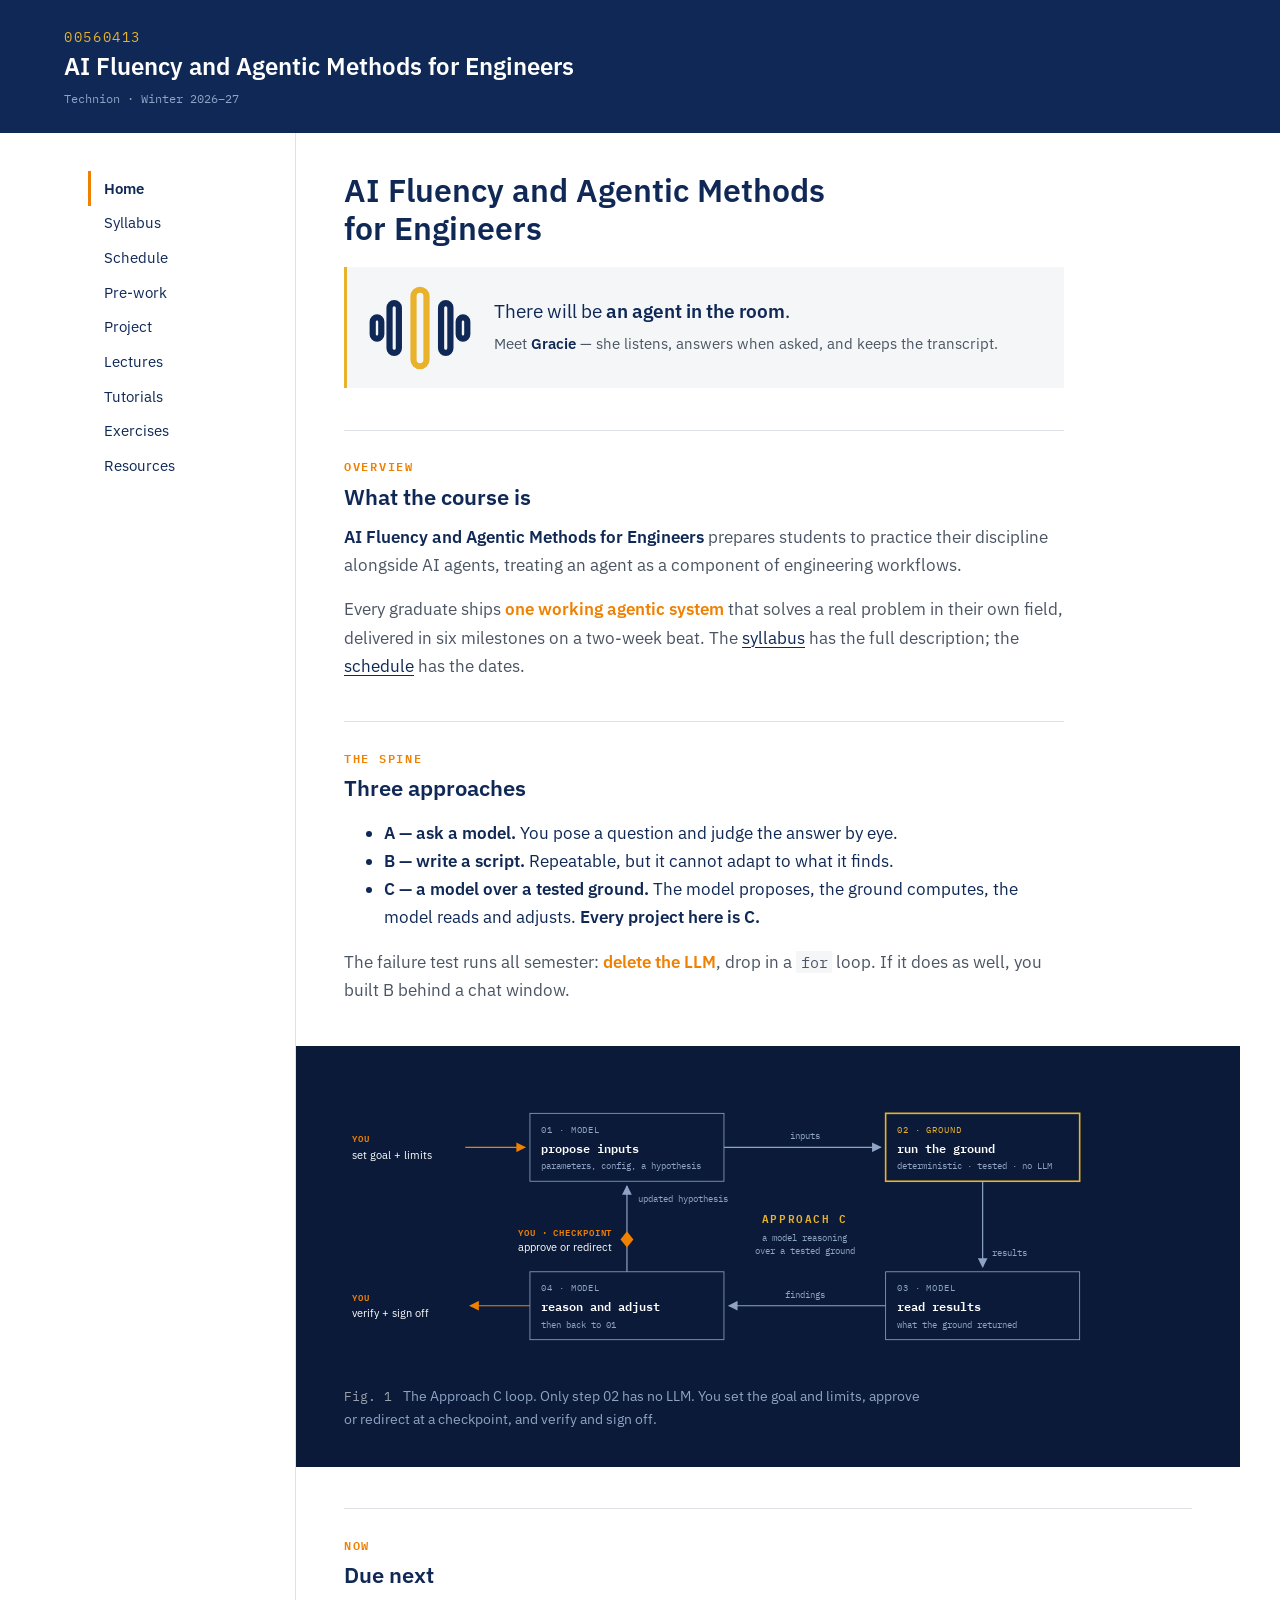
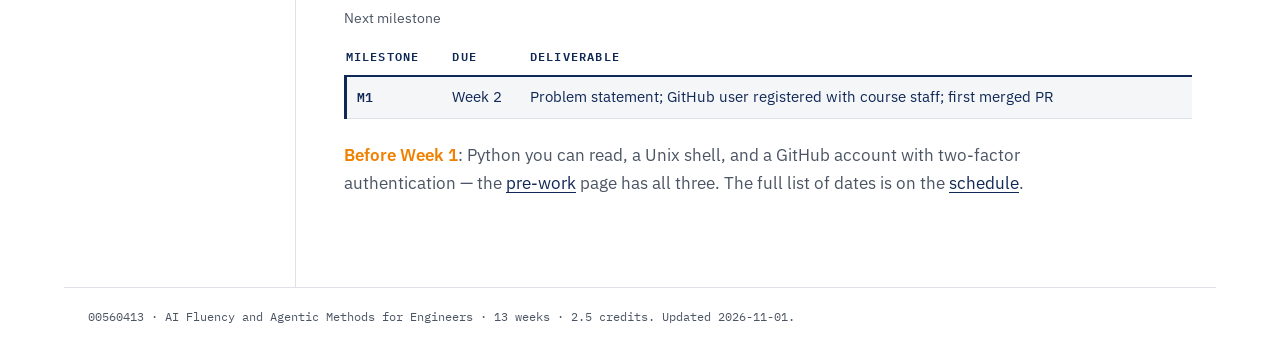
<file: index.html>
<!DOCTYPE html>
<html lang="en">
<head>
<meta charset="utf-8">
<meta name="viewport" content="width=device-width, initial-scale=1">
<title>Home · 00560413 AI Fluency and Agentic Methods for Engineers</title>
<link rel="stylesheet" href="assets/site.css">
<link rel="icon" href="assets/favicon.png" type="image/png" sizes="32x32">
<link rel="icon" href="assets/favicon.svg" type="image/svg+xml">
</head>
<body>
<a class="skip" href="#main">Skip to content</a>
<header class="masthead">
<p class="course-no">00560413</p>
<p class="course-title">AI Fluency and Agentic Methods for Engineers</p>
<p class="course-sub">Technion · Winter 2026–27</p>
</header>
<div class="layout">
<nav aria-label="Site"><ul>
<li><a href="index.html" aria-current="page">Home</a></li>
<li><a href="syllabus/index.html">Syllabus</a></li>
<li><a href="schedule/index.html">Schedule</a></li>
<li><a href="prework/index.html">Pre-work</a></li>
<li><a href="project/index.html">Project</a></li>
<li><a href="lectures/index.html">Lectures</a></li>
<li><a href="tutorials/index.html">Tutorials</a></li>
<li><a href="exercises/index.html">Exercises</a></li>
<li><a href="resources/index.html">Resources</a></li>
</ul></nav>
<main id="main">
<h1>AI Fluency and Agentic Methods for Engineers</h1>
<div class="hero"><div class="hero-art"><svg class="gracie" viewBox="-4 -4 156 129" role="img" aria-labelledby="gracie-title gracie-desc"><title id="gracie-title">Gracie</title><desc id="gracie-desc">Gracie's mark: five rounded bars of a sound wave, the tallest one gold, rising and falling as if listening.</desc><rect class="g-bar g-bar-0" x="3.05" y="44.50" width="12.90" height="32.00" rx="6.45" vector-effect="non-scaling-stroke"/><rect class="g-bar g-bar-1" x="28.30" y="23.25" width="14.00" height="74.50" rx="7.00" vector-effect="non-scaling-stroke"/><rect class="g-bar g-bar-2" x="64.25" y="3.10" width="19.50" height="114.80" rx="9.75" vector-effect="non-scaling-stroke"/><rect class="g-bar g-bar-3" x="105.60" y="23.30" width="14.00" height="74.40" rx="7.00" vector-effect="non-scaling-stroke"/><rect class="g-bar g-bar-4" x="132.05" y="44.50" width="12.90" height="32.00" rx="6.45" vector-effect="non-scaling-stroke"/></svg></div><div class="hero-copy"><p class="hero-lead">There will be <b>an agent in the room</b>.</p><p class="hero-sub">Meet <b>Gracie</b> — she listens, answers when asked, and keeps the transcript.</p></div></div>
<section id="what" aria-labelledby="what-h">
<p class="eyebrow">Overview</p>
<h2 id="what-h">What the course is</h2>
<p><strong>AI Fluency and Agentic Methods for Engineers</strong> prepares students to practice their discipline alongside AI agents, treating an agent as a component of engineering workflows.</p>
<p>Every graduate ships <span class="key">one working agentic system</span> that solves a real problem in their own field, delivered in six milestones on a two-week beat. The <a href="syllabus/index.html">syllabus</a> has the full description; the <a href="schedule/index.html">schedule</a> has the dates.</p>
</section>
<section id="approaches" aria-labelledby="approaches-h">
<p class="eyebrow">The spine</p>
<h2 id="approaches-h">Three approaches</h2>
<ul><li><strong>A — ask a model.</strong> You pose a question and judge the answer by eye.</li><li><strong>B — write a script.</strong> Repeatable, but it cannot adapt to what it finds.</li><li><strong>C — a model over a tested ground.</strong> The model proposes, the ground computes, the model reads and adjusts. <strong>Every project here is C.</strong></li></ul>
<p>The failure test runs all semester: <span class="key">delete the LLM</span>, drop in a <code>for</code> loop. If it does as well, you built B behind a chat window.</p>
</section>
<div class="band"><div class="band-inner">
<figure class="">
<svg class="loop" viewBox="-190 0 950 360" xmlns="http://www.w3.org/2000/svg" role="img" aria-labelledby="loop-t loop-d">
<title id="loop-t">The Approach C loop</title>
<desc id="loop-d">A closed loop of four steps. One: the model proposes inputs. Two: the deterministic, tested ground runs, with no LLM involved. Three: the model reads the results. Four: the model reasons and adjusts, then returns to step one. A human sets the goal and limits before step one, approves or redirects at a checkpoint between step four and step one, and verifies and signs off on the result.</desc>
<defs><marker id="ah" viewBox="0 0 10 10" refX="9" refY="5" markerWidth="8" markerHeight="8" orient="auto"><path class="head" d="M 0 0 L 10 5 L 0 10 z"/></marker><marker id="ah-you" viewBox="0 0 10 10" refX="9" refY="5" markerWidth="8" markerHeight="8" orient="auto"><path class="you-head" d="M 0 0 L 10 5 L 0 10 z"/></marker></defs>
<path class="arrow" d="M 280 82 L 474 82" marker-end="url(#ah)"/>
<text class="alabel" x="380" y="72" text-anchor="middle">inputs</text>
<path class="arrow" d="M 600 124 L 600 230" marker-end="url(#ah)"/>
<text class="alabel" x="612" y="216" text-anchor="start">results</text>
<path class="arrow" d="M 480 278 L 286 278" marker-end="url(#ah)"/>
<text class="alabel" x="380" y="268" text-anchor="middle">findings</text>
<path class="arrow" d="M 160 236 L 160 130" marker-end="url(#ah)"/>
<text class="alabel" x="174" y="150" text-anchor="start">updated hypothesis</text>
<g class="node"><rect x="40" y="40" width="240" height="84"/><text class="tag" x="54" y="64">01 · MODEL</text><text class="name" x="54" y="89">propose inputs</text><text class="sub" x="54" y="109">parameters, config, a hypothesis</text></g>
<g class="node ground"><rect x="480" y="40" width="240" height="84"/><text class="tag" x="494" y="64">02 · GROUND</text><text class="name" x="494" y="89">run the ground</text><text class="sub" x="494" y="109">deterministic · tested · no LLM</text></g>
<g class="node"><rect x="480" y="236" width="240" height="84"/><text class="tag" x="494" y="260">03 · MODEL</text><text class="name" x="494" y="285">read results</text><text class="sub" x="494" y="305">what the ground returned</text></g>
<g class="node"><rect x="40" y="236" width="240" height="84"/><text class="tag" x="54" y="260">04 · MODEL</text><text class="name" x="54" y="285">reason and adjust</text><text class="sub" x="54" y="305">then back to 01</text></g>
<text class="centre" x="380" y="176" text-anchor="middle">APPROACH C</text>
<text class="centre-sub" x="380" y="198" text-anchor="middle">a model reasoning</text>
<text class="centre-sub" x="380" y="214" text-anchor="middle">over a tested ground</text>
<g class="you"><text class="tag" x="-180" y="76">YOU</text><text class="role" x="-180" y="96">set goal + limits</text><path class="arrow" d="M -40 82 L 34 82" marker-end="url(#ah-you)"/></g>
<g class="you"><path class="gate" d="M 160 186 L 168 196 L 160 206 L 152 196 Z"/><text class="tag" x="142" y="192" text-anchor="end">YOU · CHECKPOINT</text><text class="role" x="142" y="210" text-anchor="end">approve or redirect</text></g>
<g class="you"><path class="arrow" d="M 40 278 L -34 278" marker-end="url(#ah-you)"/><text class="tag" x="-180" y="272">YOU</text><text class="role" x="-180" y="292">verify + sign off</text></g>
</svg>
<figcaption><span class="fignum">Fig. 1</span> The Approach C loop. Only step 02 has no LLM. You set the goal and limits, approve or redirect at a checkpoint, and verify and sign off.</figcaption>
</figure>
</div></div>
<section id="due" aria-labelledby="due-h">
<p class="eyebrow">Now</p>
<h2 id="due-h">Due next</h2>
<div class="table-wrap"><table>
<caption>Next milestone</caption>
<thead><tr>
<th scope="col">Milestone</th>
<th scope="col">Due</th>
<th scope="col">Deliverable</th>
</tr></thead><tbody>
<tr class="hl">
<th scope="row"><span class="mono">M1</span></th>
<td>Week 2</td>
<td>Problem statement; GitHub user registered with course staff; first merged PR</td>
</tr>
</tbody></table></div>
<p><span class="key">Before Week 1</span>: Python you can read, a Unix shell, and a GitHub account with two-factor authentication — the <a href="prework/index.html">pre-work</a> page has all three. The full list of dates is on the <a href="schedule/index.html">schedule</a>.</p>
</section>
</main>
</div>
<footer>
<p>00560413 · AI Fluency and Agentic Methods for Engineers · 13 weeks · 2.5 credits. Updated 2026-11-01.</p>
</footer>
</body>
</html>
</file>
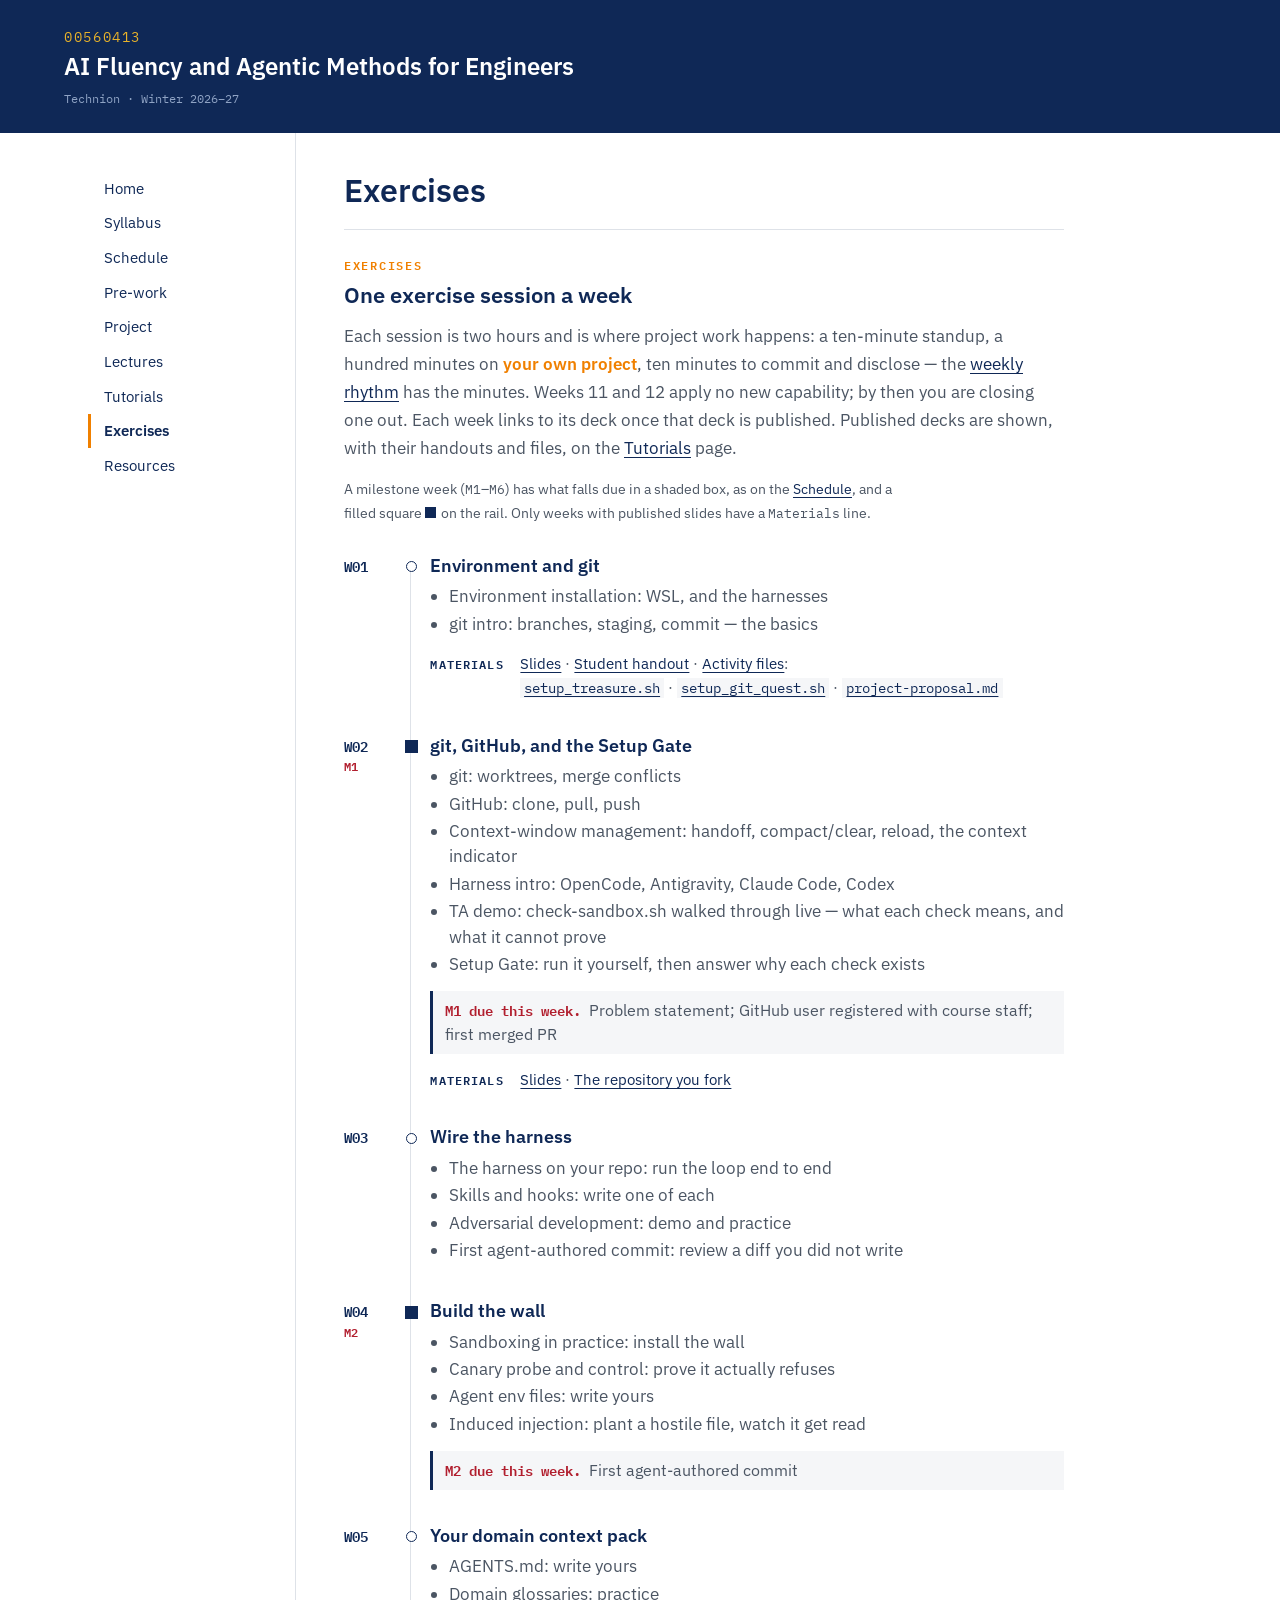
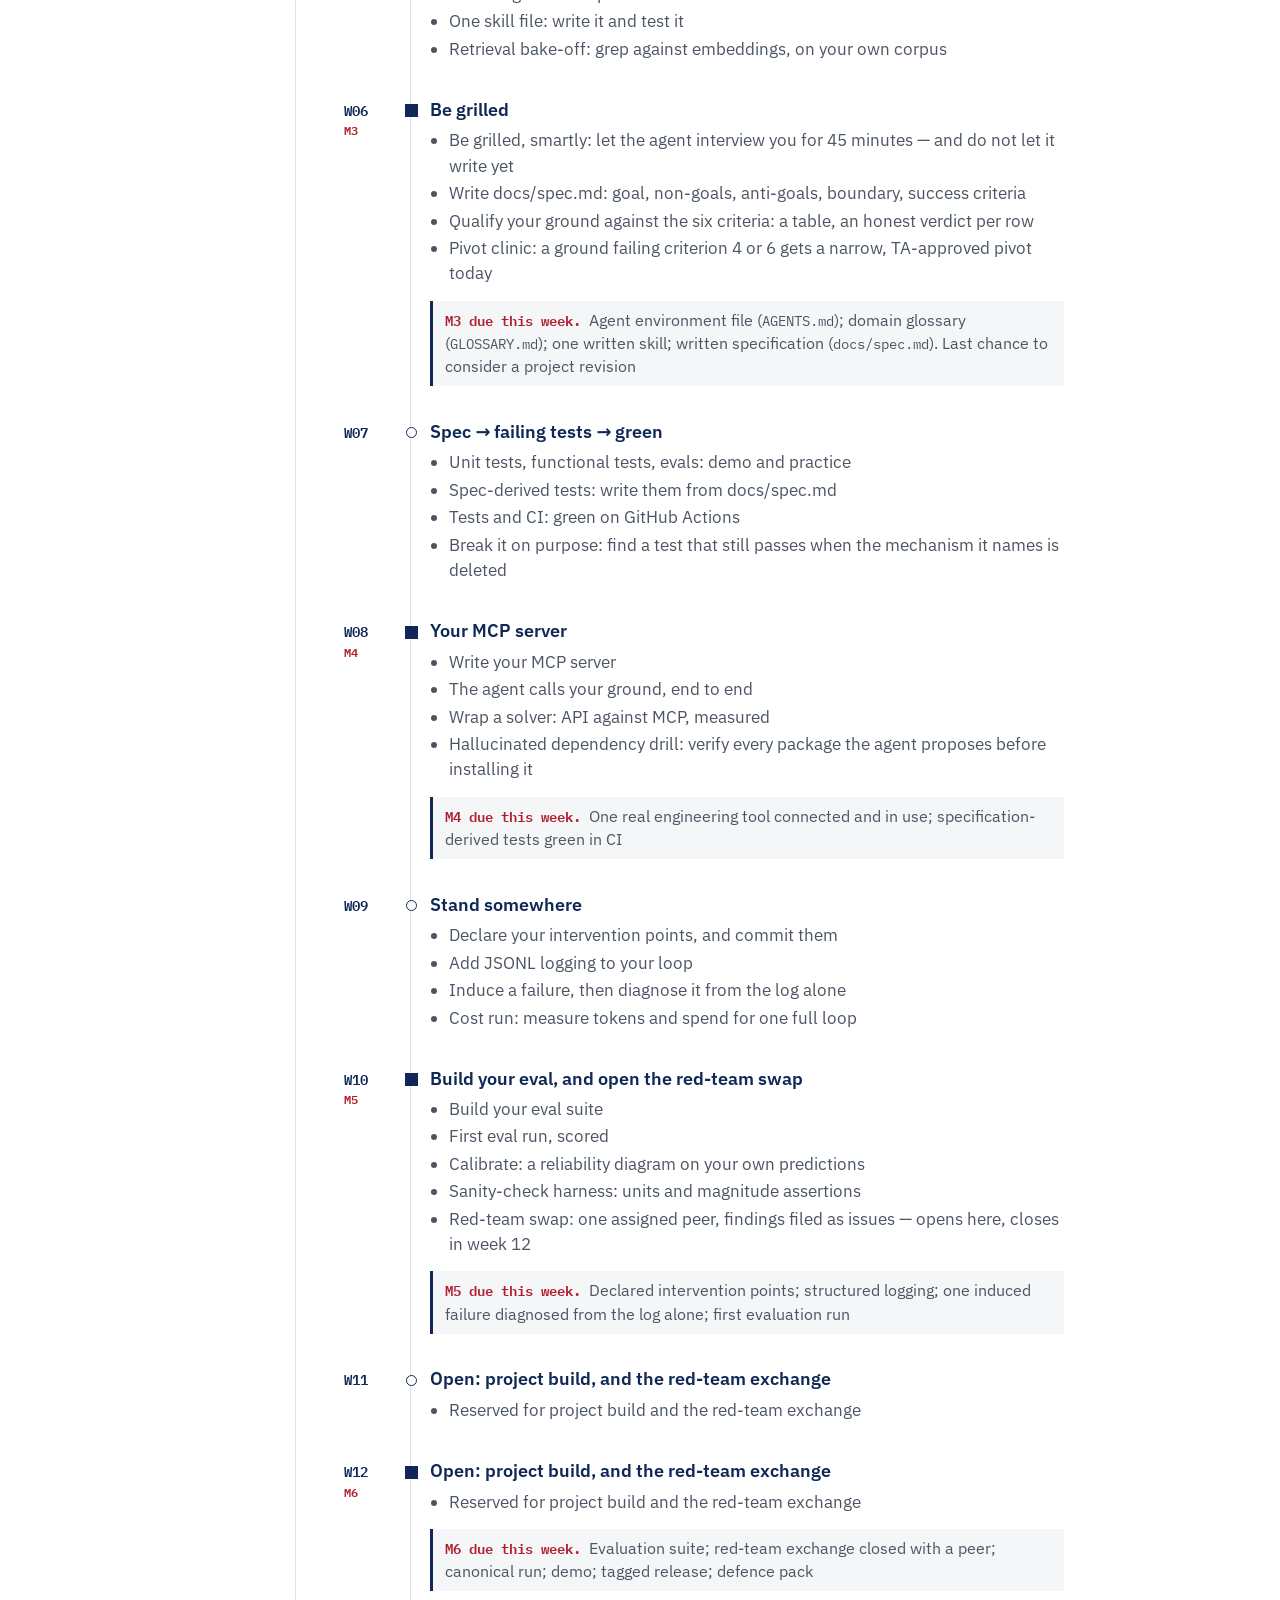
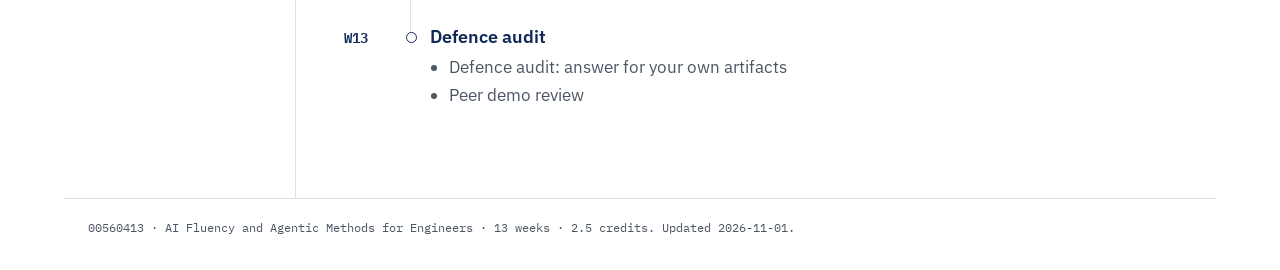
<file: exercises/index.html>
<!DOCTYPE html>
<html lang="en">
<head>
<meta charset="utf-8">
<meta name="viewport" content="width=device-width, initial-scale=1">
<title>Exercises · 00560413 AI Fluency and Agentic Methods for Engineers</title>
<link rel="stylesheet" href="../assets/site.css">
<link rel="icon" href="../assets/favicon.png" type="image/png" sizes="32x32">
<link rel="icon" href="../assets/favicon.svg" type="image/svg+xml">
</head>
<body>
<a class="skip" href="#main">Skip to content</a>
<header class="masthead">
<p class="course-no">00560413</p>
<p class="course-title">AI Fluency and Agentic Methods for Engineers</p>
<p class="course-sub">Technion · Winter 2026–27</p>
</header>
<div class="layout">
<nav aria-label="Site"><ul>
<li><a href="../index.html">Home</a></li>
<li><a href="../syllabus/index.html">Syllabus</a></li>
<li><a href="../schedule/index.html">Schedule</a></li>
<li><a href="../prework/index.html">Pre-work</a></li>
<li><a href="../project/index.html">Project</a></li>
<li><a href="../lectures/index.html">Lectures</a></li>
<li><a href="../tutorials/index.html">Tutorials</a></li>
<li><a href="../exercises/index.html" aria-current="page">Exercises</a></li>
<li><a href="../resources/index.html">Resources</a></li>
</ul></nav>
<main id="main">
<h1>Exercises</h1>
<section id="exercises" class="tl-section" aria-labelledby="exercises-h">
<p class="eyebrow">Exercises</p>
<h2 id="exercises-h">One exercise session a week</h2>
<p>Each session is two hours and is where project work happens: a ten-minute standup, a hundred minutes on <span class="key">your own project</span>, ten minutes to commit and disclose — the <a href="../syllabus/index.html#rhythm">weekly rhythm</a> has the minutes. Weeks 11 and 12 apply no new capability; by then you are closing one out. Each week links to its deck once that deck is published. Published decks are shown, with their handouts and files, on the <a href="../tutorials/index.html">Tutorials</a> page.</p>
<p class="tl-key">A milestone week (<span class="mono">M1</span>–<span class="mono">M6</span>) has what falls due in a shaded box, as on the <a href="../schedule/index.html">Schedule</a><span class="tl-key-marks">, and a filled square <span class="tl-key-sq" aria-hidden="true"></span>on the rail</span>. Only weeks with published slides have a <span class="mono">Materials</span> line.</p>
<ol class="tl">
<li class="tl-week" id="w01">
<article aria-labelledby="w01-h">
<h3 id="w01-h"><span class="mono">W01</span> Environment and git</h3>
<ul><li>Environment installation: WSL, and the harnesses</li><li>git intro: branches, staging, commit — the basics</li></ul>
<p class="tl-mat"><span class="label">Materials</span> <a href="../tutorials/index.html#w01">Slides</a> · <a href="w01/W01-student.html">Student handout</a> · <a href="../tutorials/index.html#w01-files">Activity files</a>:<br><a href="w01/setup_treasure.sh"><code>setup_treasure.sh</code></a> · <a href="w01/setup_git_quest.sh"><code>setup_git_quest.sh</code></a> · <a href="w01/project-proposal.md"><code>project-proposal.md</code></a></p>
</article>
</li>
<li class="tl-week ms" id="w02">
<article aria-labelledby="w02-h">
<h3 id="w02-h" class="tl-tag" data-ms="M1"><span class="mono">W02</span> git, GitHub, and the Setup Gate</h3>
<ul><li>git: worktrees, merge conflicts</li><li>GitHub: clone, pull, push</li><li>Context-window management: handoff, compact/clear, reload, the context indicator</li><li>Harness intro: OpenCode, Antigravity, Claude Code, Codex</li><li>TA demo: check-sandbox.sh walked through live — what each check means, and what it cannot prove</li><li>Setup Gate: run it yourself, then answer why each check exists</li></ul>
<aside class="tl-due"><p><strong class="label">M1 due this week.</strong> Problem statement; GitHub user registered with course staff; first merged PR</p></aside>
<p class="tl-mat"><span class="label">Materials</span> <a href="../tutorials/index.html#w02">Slides</a> · <a href="https://github.com/RamzyAyan/ai-fluency-project">The repository you fork</a></p>
</article>
</li>
<li class="tl-week" id="w03">
<article aria-labelledby="w03-h">
<h3 id="w03-h"><span class="mono">W03</span> Wire the harness</h3>
<ul><li>The harness on your repo: run the loop end to end</li><li>Skills and hooks: write one of each</li><li>Adversarial development: demo and practice</li><li>First agent-authored commit: review a diff you did not write</li></ul>
</article>
</li>
<li class="tl-week ms" id="w04">
<article aria-labelledby="w04-h">
<h3 id="w04-h" class="tl-tag" data-ms="M2"><span class="mono">W04</span> Build the wall</h3>
<ul><li>Sandboxing in practice: install the wall</li><li>Canary probe and control: prove it actually refuses</li><li>Agent env files: write yours</li><li>Induced injection: plant a hostile file, watch it get read</li></ul>
<aside class="tl-due"><p><strong class="label">M2 due this week.</strong> First agent-authored commit</p></aside>
</article>
</li>
<li class="tl-week" id="w05">
<article aria-labelledby="w05-h">
<h3 id="w05-h"><span class="mono">W05</span> Your domain context pack</h3>
<ul><li>AGENTS.md: write yours</li><li>Domain glossaries: practice</li><li>One skill file: write it and test it</li><li>Retrieval bake-off: grep against embeddings, on your own corpus</li></ul>
</article>
</li>
<li class="tl-week ms" id="w06">
<article aria-labelledby="w06-h">
<h3 id="w06-h" class="tl-tag" data-ms="M3"><span class="mono">W06</span> Be grilled</h3>
<ul><li>Be grilled, smartly: let the agent interview you for 45 minutes — and do not let it write yet</li><li>Write docs/spec.md: goal, non-goals, anti-goals, boundary, success criteria</li><li>Qualify your ground against the six criteria: a table, an honest verdict per row</li><li>Pivot clinic: a ground failing criterion 4 or 6 gets a narrow, TA-approved pivot today</li></ul>
<aside class="tl-due"><p><strong class="label">M3 due this week.</strong> Agent environment file (<code>AGENTS.md</code>); domain glossary (<code>GLOSSARY.md</code>); one written skill; written specification (<code>docs/spec.md</code>). Last chance to consider a project revision</p></aside>
</article>
</li>
<li class="tl-week" id="w07">
<article aria-labelledby="w07-h">
<h3 id="w07-h"><span class="mono">W07</span> Spec → failing tests → green</h3>
<ul><li>Unit tests, functional tests, evals: demo and practice</li><li>Spec-derived tests: write them from docs/spec.md</li><li>Tests and CI: green on GitHub Actions</li><li>Break it on purpose: find a test that still passes when the mechanism it names is deleted</li></ul>
</article>
</li>
<li class="tl-week ms" id="w08">
<article aria-labelledby="w08-h">
<h3 id="w08-h" class="tl-tag" data-ms="M4"><span class="mono">W08</span> Your MCP server</h3>
<ul><li>Write your MCP server</li><li>The agent calls your ground, end to end</li><li>Wrap a solver: API against MCP, measured</li><li>Hallucinated dependency drill: verify every package the agent proposes before installing it</li></ul>
<aside class="tl-due"><p><strong class="label">M4 due this week.</strong> One real engineering tool connected and in use; specification-derived tests green in CI</p></aside>
</article>
</li>
<li class="tl-week" id="w09">
<article aria-labelledby="w09-h">
<h3 id="w09-h"><span class="mono">W09</span> Stand somewhere</h3>
<ul><li>Declare your intervention points, and commit them</li><li>Add JSONL logging to your loop</li><li>Induce a failure, then diagnose it from the log alone</li><li>Cost run: measure tokens and spend for one full loop</li></ul>
</article>
</li>
<li class="tl-week ms" id="w10">
<article aria-labelledby="w10-h">
<h3 id="w10-h" class="tl-tag" data-ms="M5"><span class="mono">W10</span> Build your eval, and open the red-team swap</h3>
<ul><li>Build your eval suite</li><li>First eval run, scored</li><li>Calibrate: a reliability diagram on your own predictions</li><li>Sanity-check harness: units and magnitude assertions</li><li>Red-team swap: one assigned peer, findings filed as issues — opens here, closes in week 12</li></ul>
<aside class="tl-due"><p><strong class="label">M5 due this week.</strong> Declared intervention points; structured logging; one induced failure diagnosed from the log alone; first evaluation run</p></aside>
</article>
</li>
<li class="tl-week" id="w11">
<article aria-labelledby="w11-h">
<h3 id="w11-h"><span class="mono">W11</span> Open: project build, and the red-team exchange</h3>
<ul><li>Reserved for project build and the red-team exchange</li></ul>
</article>
</li>
<li class="tl-week ms" id="w12">
<article aria-labelledby="w12-h">
<h3 id="w12-h" class="tl-tag" data-ms="M6"><span class="mono">W12</span> Open: project build, and the red-team exchange</h3>
<ul><li>Reserved for project build and the red-team exchange</li></ul>
<aside class="tl-due"><p><strong class="label">M6 due this week.</strong> Evaluation suite; red-team exchange closed with a peer; canonical run; demo; tagged release; defence pack</p></aside>
</article>
</li>
<li class="tl-week" id="w13">
<article aria-labelledby="w13-h">
<h3 id="w13-h"><span class="mono">W13</span> Defence audit</h3>
<ul><li>Defence audit: answer for your own artifacts</li><li>Peer demo review</li></ul>
</article>
</li>
</ol>
</section>
</main>
</div>
<footer>
<p>00560413 · AI Fluency and Agentic Methods for Engineers · 13 weeks · 2.5 credits. Updated 2026-11-01.</p>
</footer>
</body>
</html>
</file>
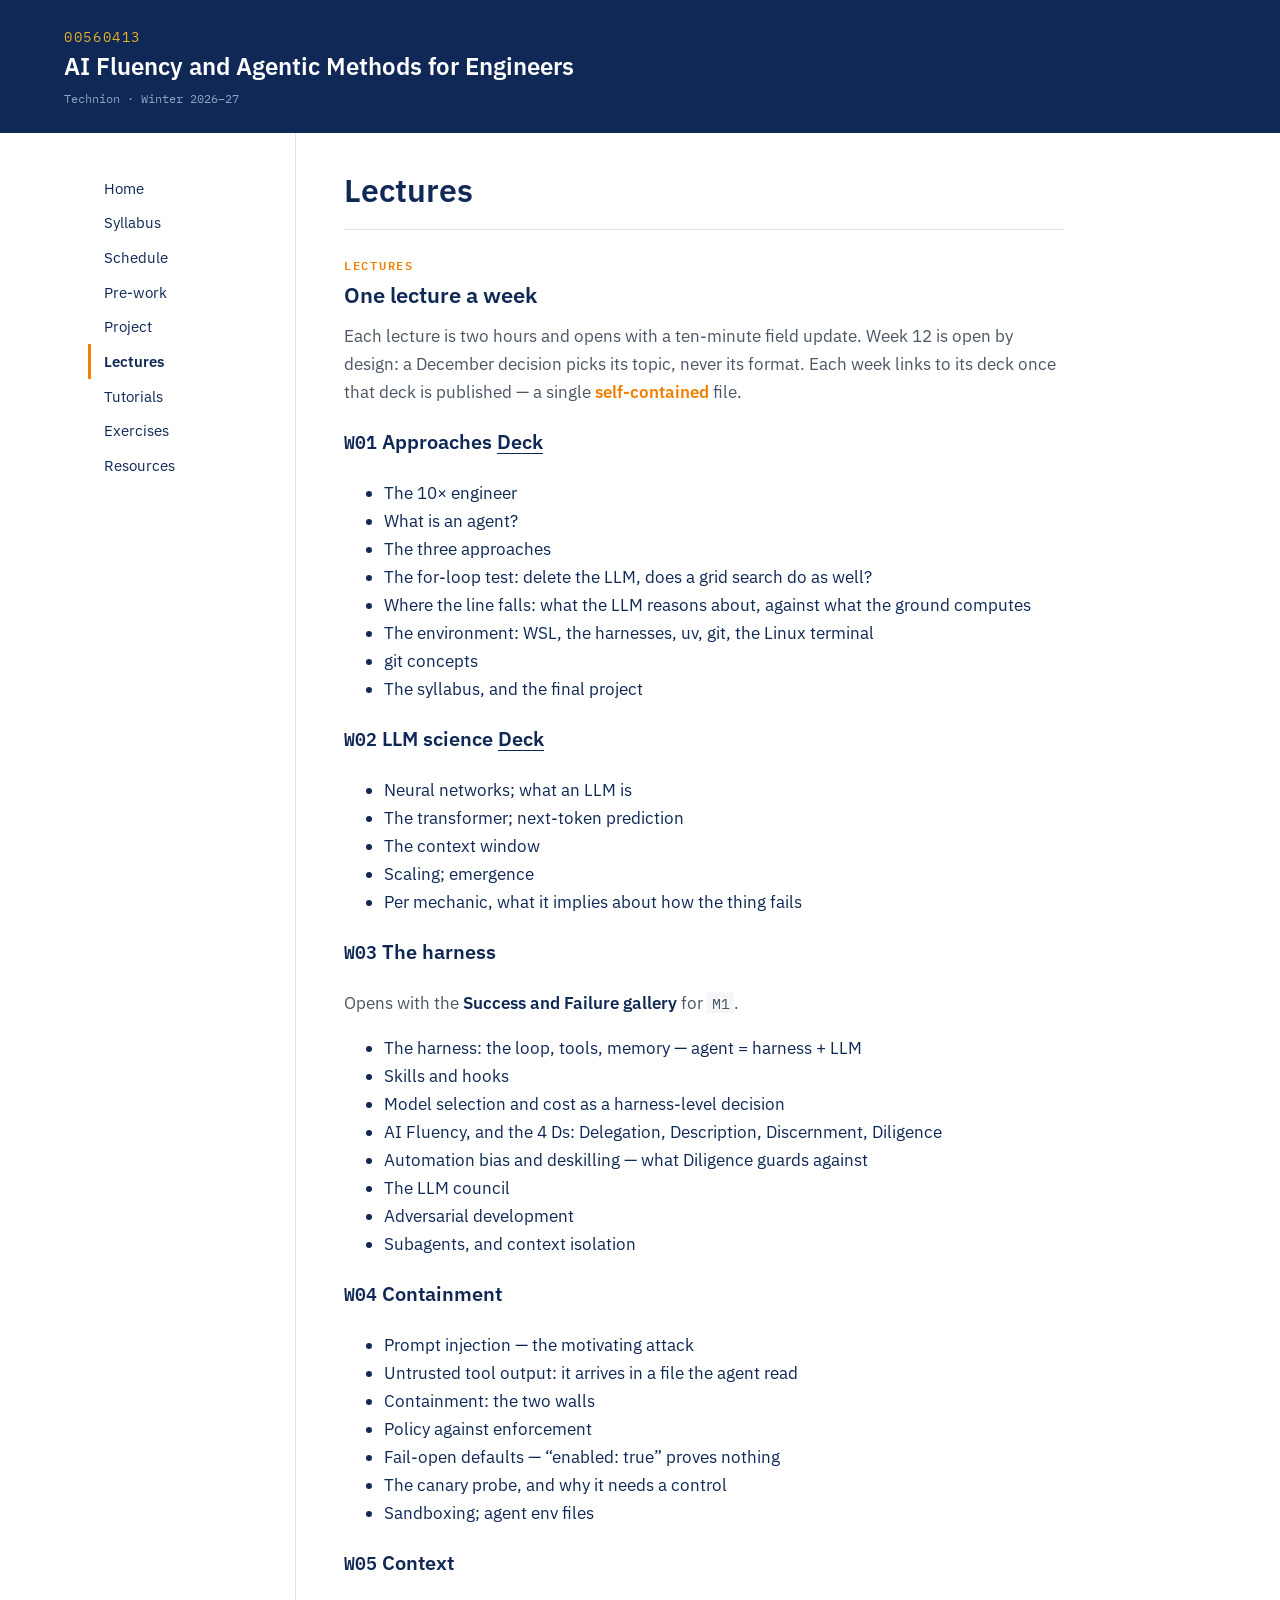
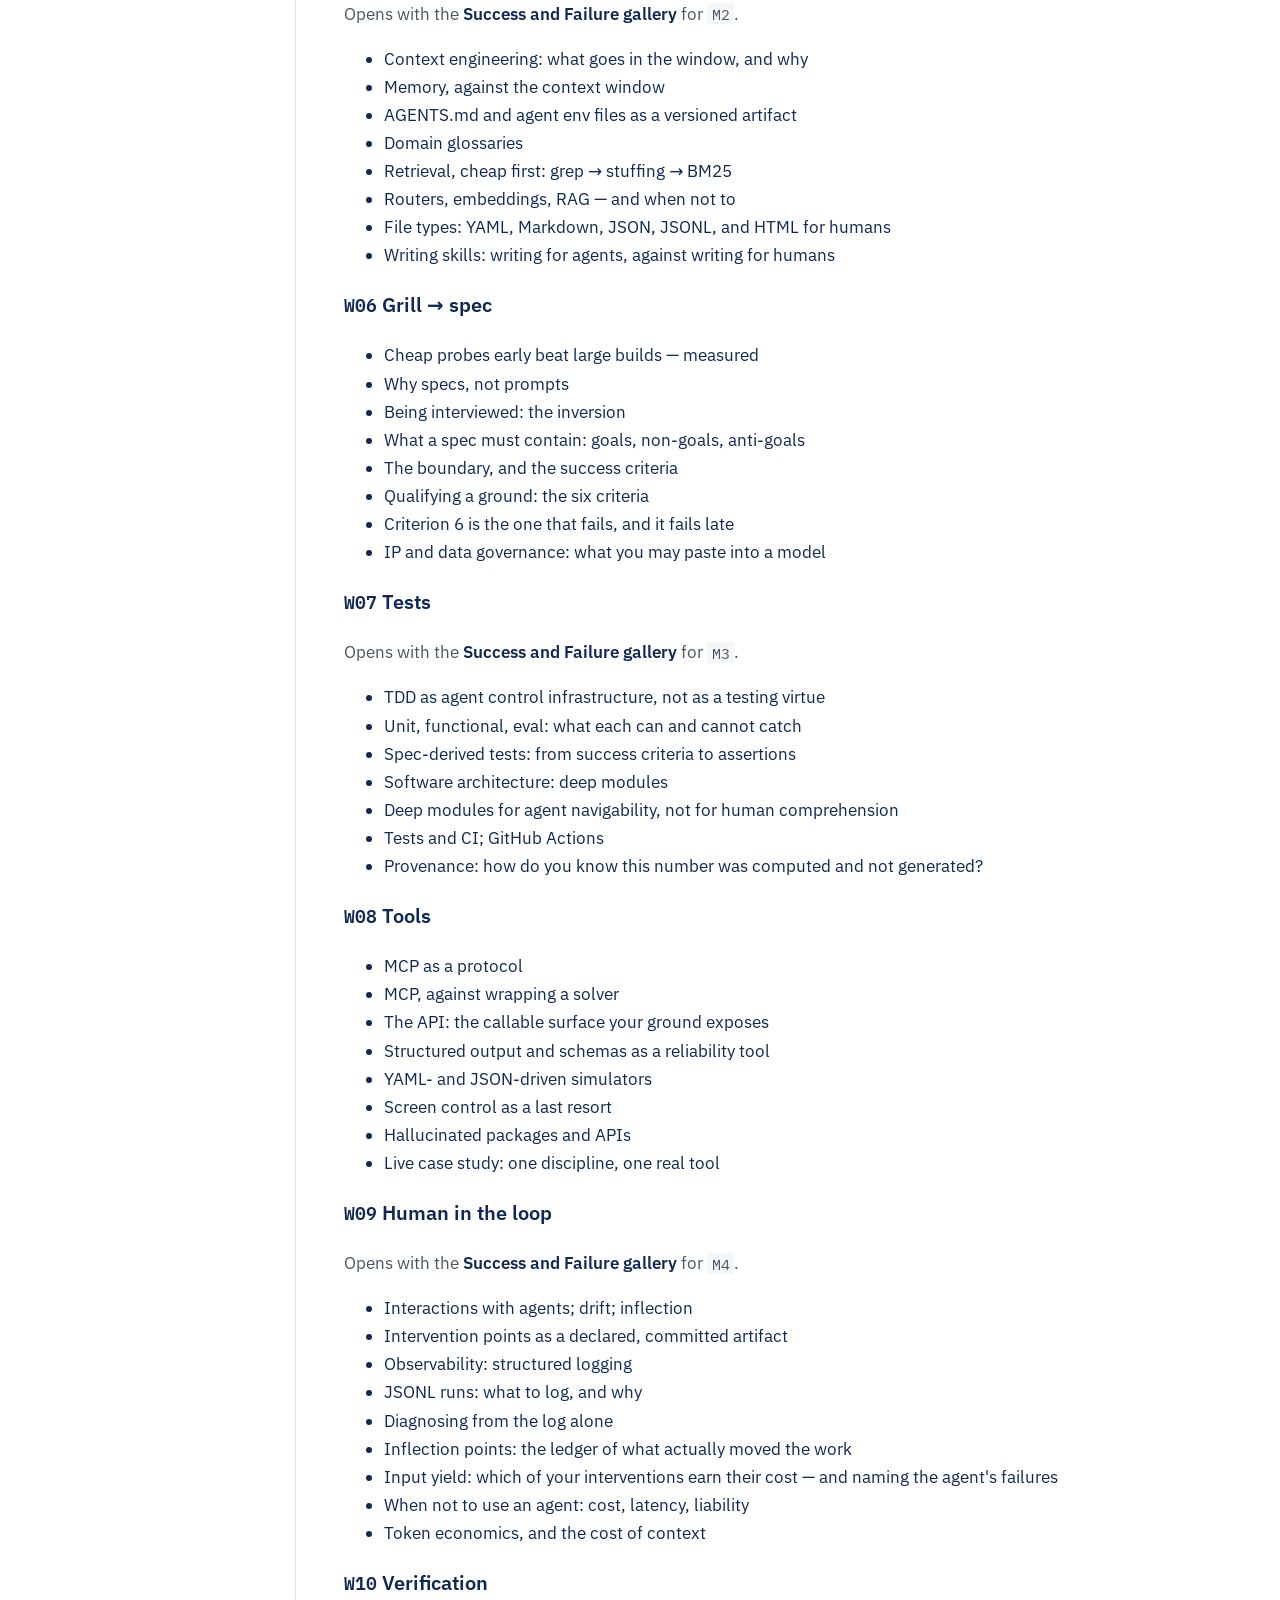
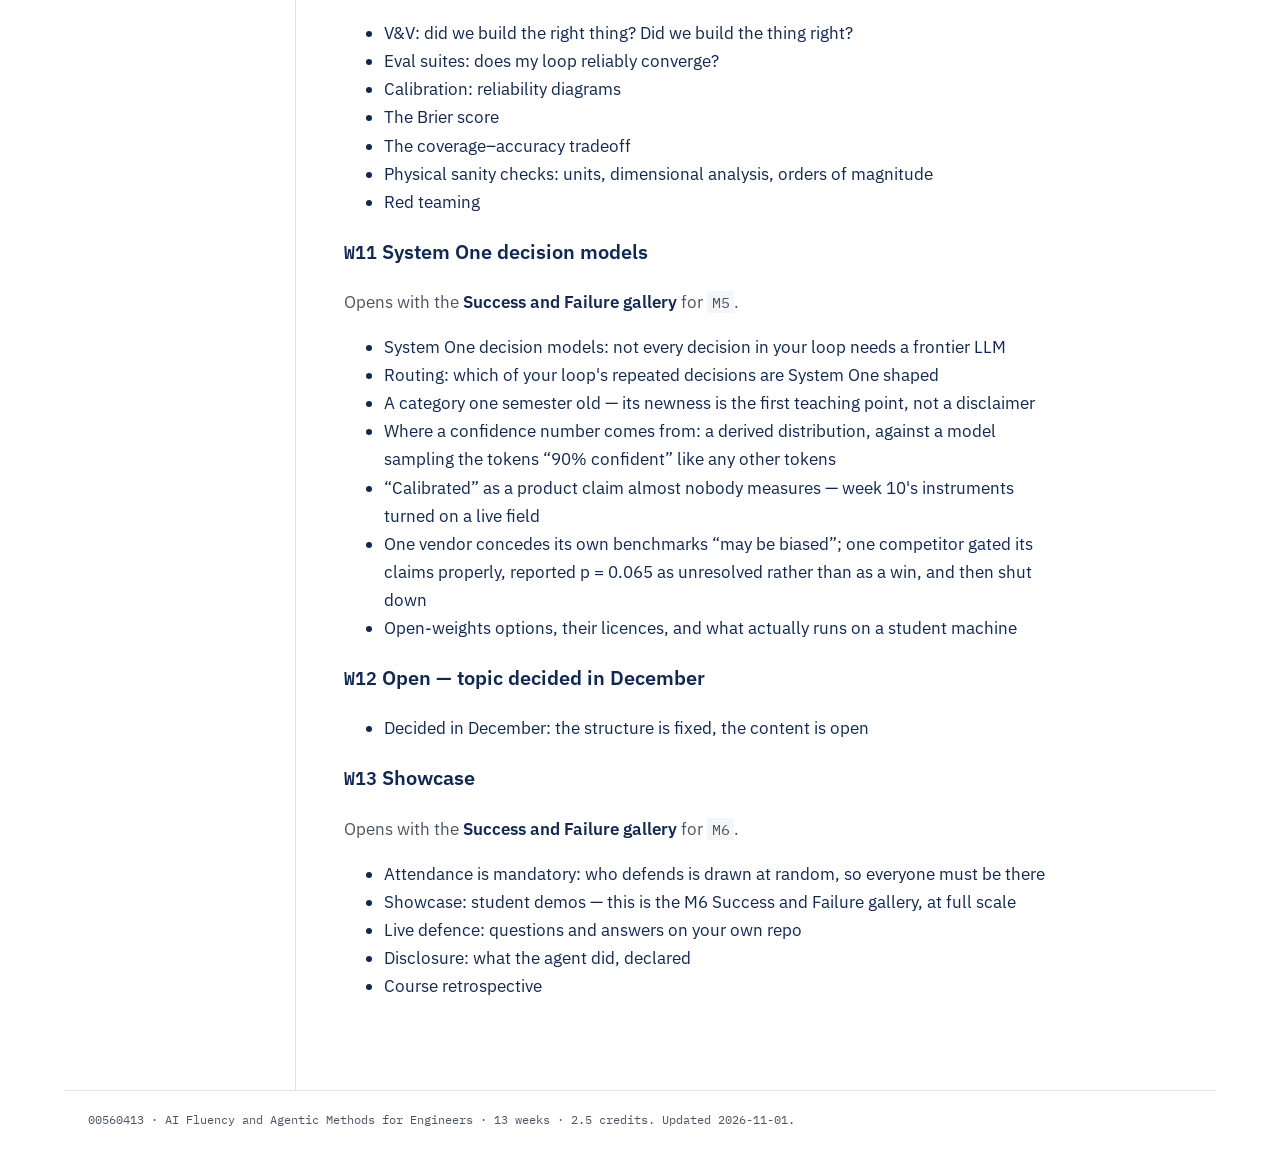
<file: lectures/index.html>
<!DOCTYPE html>
<html lang="en">
<head>
<meta charset="utf-8">
<meta name="viewport" content="width=device-width, initial-scale=1">
<title>Lectures · 00560413 AI Fluency and Agentic Methods for Engineers</title>
<link rel="stylesheet" href="../assets/site.css">
<link rel="icon" href="../assets/favicon.png" type="image/png" sizes="32x32">
<link rel="icon" href="../assets/favicon.svg" type="image/svg+xml">
</head>
<body>
<a class="skip" href="#main">Skip to content</a>
<header class="masthead">
<p class="course-no">00560413</p>
<p class="course-title">AI Fluency and Agentic Methods for Engineers</p>
<p class="course-sub">Technion · Winter 2026–27</p>
</header>
<div class="layout">
<nav aria-label="Site"><ul>
<li><a href="../index.html">Home</a></li>
<li><a href="../syllabus/index.html">Syllabus</a></li>
<li><a href="../schedule/index.html">Schedule</a></li>
<li><a href="../prework/index.html">Pre-work</a></li>
<li><a href="../project/index.html">Project</a></li>
<li><a href="../lectures/index.html" aria-current="page">Lectures</a></li>
<li><a href="../tutorials/index.html">Tutorials</a></li>
<li><a href="../exercises/index.html">Exercises</a></li>
<li><a href="../resources/index.html">Resources</a></li>
</ul></nav>
<main id="main">
<h1>Lectures</h1>
<section id="lectures" aria-labelledby="lectures-h">
<p class="eyebrow">Lectures</p>
<h2 id="lectures-h">One lecture a week</h2>
<p>Each lecture is two hours and opens with a ten-minute field update. Week 12 is open by design: a December decision picks its topic, never its format. Each week links to its deck once that deck is published — a single <span class="key">self-contained</span> file.</p>
<h3><span class="mono">W01</span> Approaches  <a href="../lectures/w01/W01-Course-Intro-And-The-Three-Approaches.pdf">Deck</a></h3>
<ul><li>The 10× engineer</li><li>What is an agent?</li><li>The three approaches</li><li>The for-loop test: delete the LLM, does a grid search do as well?</li><li>Where the line falls: what the LLM reasons about, against what the ground computes</li><li>The environment: WSL, the harnesses, uv, git, the Linux terminal</li><li>git concepts</li><li>The syllabus, and the final project</li></ul>
<h3><span class="mono">W02</span> LLM science  <a href="../lectures/w02/W02-LLM-Science-And-Failure.pdf">Deck</a></h3>
<ul><li>Neural networks; what an LLM is</li><li>The transformer; next-token prediction</li><li>The context window</li><li>Scaling; emergence</li><li>Per mechanic, what it implies about how the thing fails</li></ul>
<h3><span class="mono">W03</span> The harness</h3>
<p>Opens with the <strong>Success and Failure gallery</strong> for <code>M1</code>.</p>
<ul><li>The harness: the loop, tools, memory — agent = harness + LLM</li><li>Skills and hooks</li><li>Model selection and cost as a harness-level decision</li><li>AI Fluency, and the 4 Ds: Delegation, Description, Discernment, Diligence</li><li>Automation bias and deskilling — what Diligence guards against</li><li>The LLM council</li><li>Adversarial development</li><li>Subagents, and context isolation</li></ul>
<h3><span class="mono">W04</span> Containment</h3>
<ul><li>Prompt injection — the motivating attack</li><li>Untrusted tool output: it arrives in a file the agent read</li><li>Containment: the two walls</li><li>Policy against enforcement</li><li>Fail-open defaults — “enabled: true” proves nothing</li><li>The canary probe, and why it needs a control</li><li>Sandboxing; agent env files</li></ul>
<h3><span class="mono">W05</span> Context</h3>
<p>Opens with the <strong>Success and Failure gallery</strong> for <code>M2</code>.</p>
<ul><li>Context engineering: what goes in the window, and why</li><li>Memory, against the context window</li><li>AGENTS.md and agent env files as a versioned artifact</li><li>Domain glossaries</li><li>Retrieval, cheap first: grep → stuffing → BM25</li><li>Routers, embeddings, RAG — and when not to</li><li>File types: YAML, Markdown, JSON, JSONL, and HTML for humans</li><li>Writing skills: writing for agents, against writing for humans</li></ul>
<h3><span class="mono">W06</span> Grill → spec</h3>
<ul><li>Cheap probes early beat large builds — measured</li><li>Why specs, not prompts</li><li>Being interviewed: the inversion</li><li>What a spec must contain: goals, non-goals, anti-goals</li><li>The boundary, and the success criteria</li><li>Qualifying a ground: the six criteria</li><li>Criterion 6 is the one that fails, and it fails late</li><li>IP and data governance: what you may paste into a model</li></ul>
<h3><span class="mono">W07</span> Tests</h3>
<p>Opens with the <strong>Success and Failure gallery</strong> for <code>M3</code>.</p>
<ul><li>TDD as agent control infrastructure, not as a testing virtue</li><li>Unit, functional, eval: what each can and cannot catch</li><li>Spec-derived tests: from success criteria to assertions</li><li>Software architecture: deep modules</li><li>Deep modules for agent navigability, not for human comprehension</li><li>Tests and CI; GitHub Actions</li><li>Provenance: how do you know this number was computed and not generated?</li></ul>
<h3><span class="mono">W08</span> Tools</h3>
<ul><li>MCP as a protocol</li><li>MCP, against wrapping a solver</li><li>The API: the callable surface your ground exposes</li><li>Structured output and schemas as a reliability tool</li><li>YAML- and JSON-driven simulators</li><li>Screen control as a last resort</li><li>Hallucinated packages and APIs</li><li>Live case study: one discipline, one real tool</li></ul>
<h3><span class="mono">W09</span> Human in the loop</h3>
<p>Opens with the <strong>Success and Failure gallery</strong> for <code>M4</code>.</p>
<ul><li>Interactions with agents; drift; inflection</li><li>Intervention points as a declared, committed artifact</li><li>Observability: structured logging</li><li>JSONL runs: what to log, and why</li><li>Diagnosing from the log alone</li><li>Inflection points: the ledger of what actually moved the work</li><li>Input yield: which of your interventions earn their cost — and naming the agent's failures</li><li>When not to use an agent: cost, latency, liability</li><li>Token economics, and the cost of context</li></ul>
<h3><span class="mono">W10</span> Verification</h3>
<ul><li>V&amp;V: did we build the right thing? Did we build the thing right?</li><li>Eval suites: does my loop reliably converge?</li><li>Calibration: reliability diagrams</li><li>The Brier score</li><li>The coverage–accuracy tradeoff</li><li>Physical sanity checks: units, dimensional analysis, orders of magnitude</li><li>Red teaming</li></ul>
<h3><span class="mono">W11</span> System One decision models</h3>
<p>Opens with the <strong>Success and Failure gallery</strong> for <code>M5</code>.</p>
<ul><li>System One decision models: not every decision in your loop needs a frontier LLM</li><li>Routing: which of your loop's repeated decisions are System One shaped</li><li>A category one semester old — its newness is the first teaching point, not a disclaimer</li><li>Where a confidence number comes from: a derived distribution, against a model sampling the tokens “90% confident” like any other tokens</li><li>“Calibrated” as a product claim almost nobody measures — week 10's instruments turned on a live field</li><li>One vendor concedes its own benchmarks “may be biased”; one competitor gated its claims properly, reported p = 0.065 as unresolved rather than as a win, and then shut down</li><li>Open-weights options, their licences, and what actually runs on a student machine</li></ul>
<h3><span class="mono">W12</span> Open — topic decided in December</h3>
<ul><li>Decided in December: the structure is fixed, the content is open</li></ul>
<h3><span class="mono">W13</span> Showcase</h3>
<p>Opens with the <strong>Success and Failure gallery</strong> for <code>M6</code>.</p>
<ul><li>Attendance is mandatory: who defends is drawn at random, so everyone must be there</li><li>Showcase: student demos — this is the M6 Success and Failure gallery, at full scale</li><li>Live defence: questions and answers on your own repo</li><li>Disclosure: what the agent did, declared</li><li>Course retrospective</li></ul>
</section>
</main>
</div>
<footer>
<p>00560413 · AI Fluency and Agentic Methods for Engineers · 13 weeks · 2.5 credits. Updated 2026-11-01.</p>
</footer>
</body>
</html>
</file>
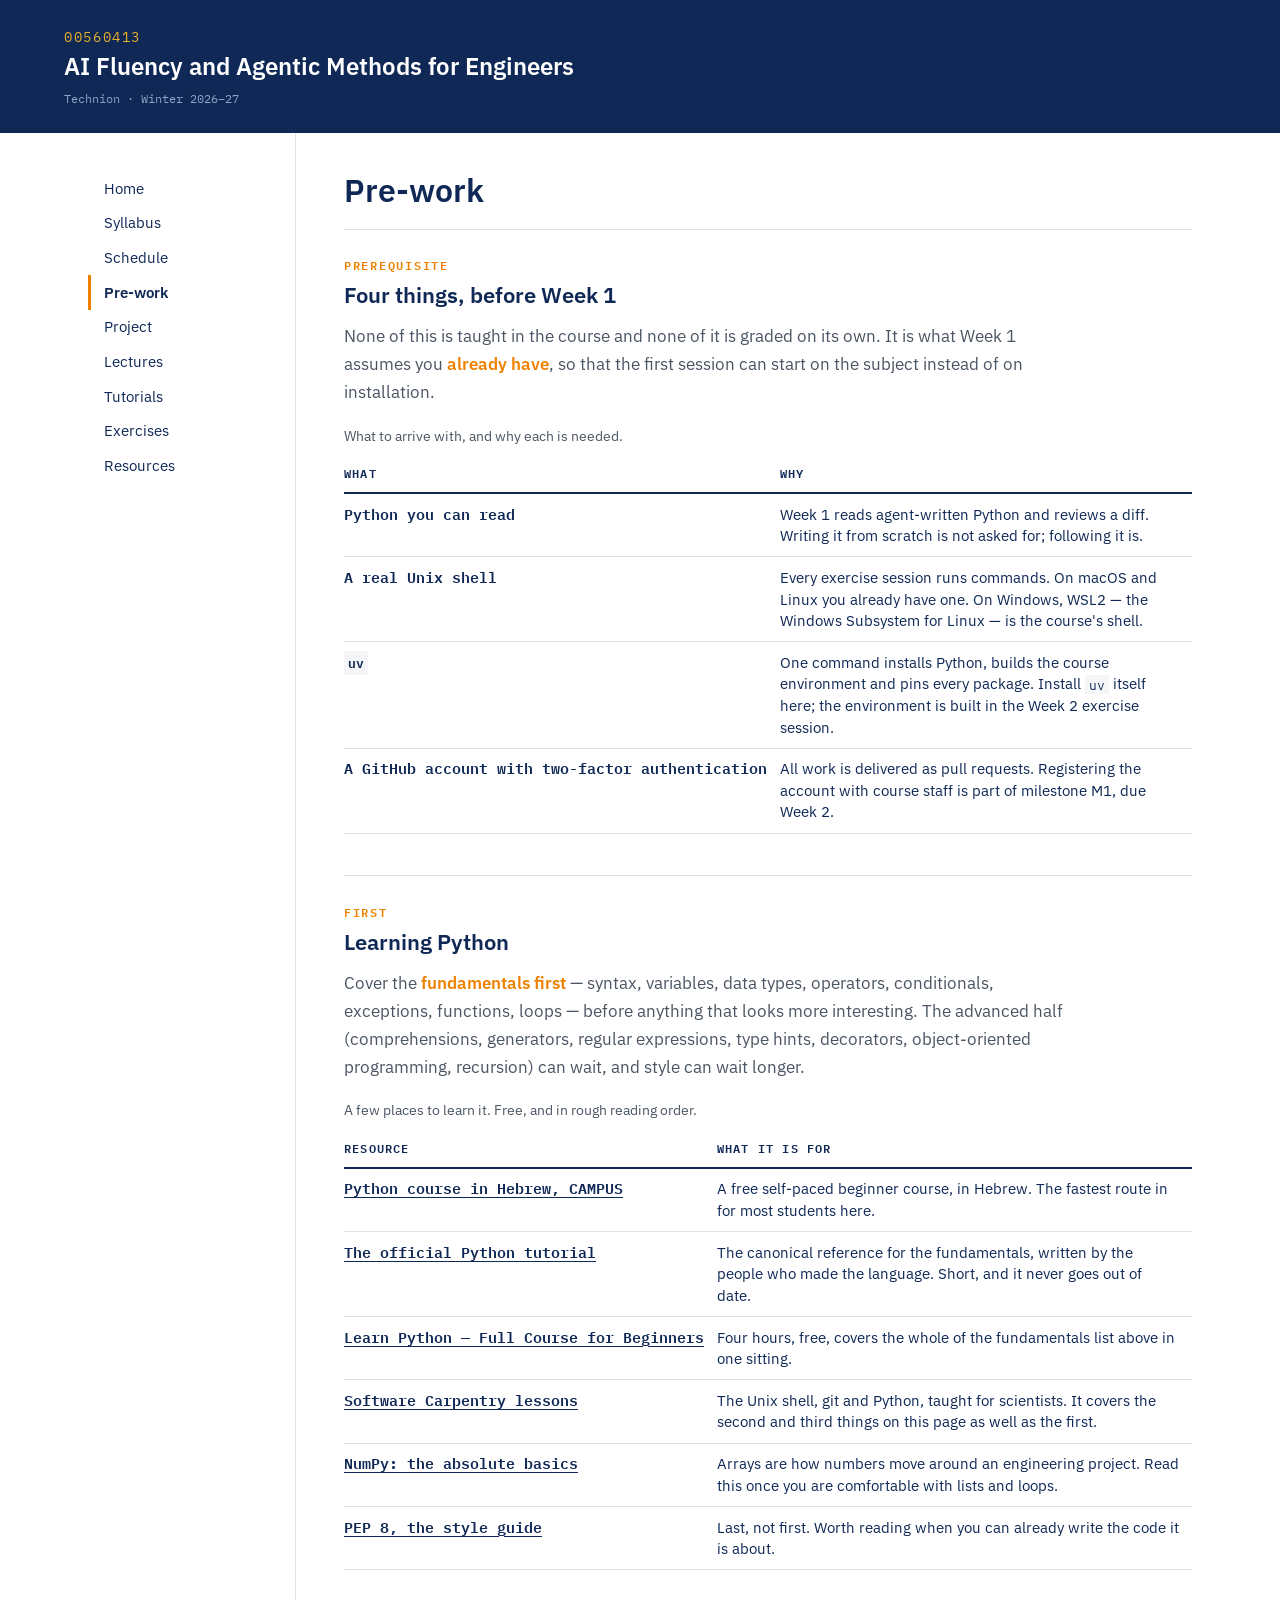
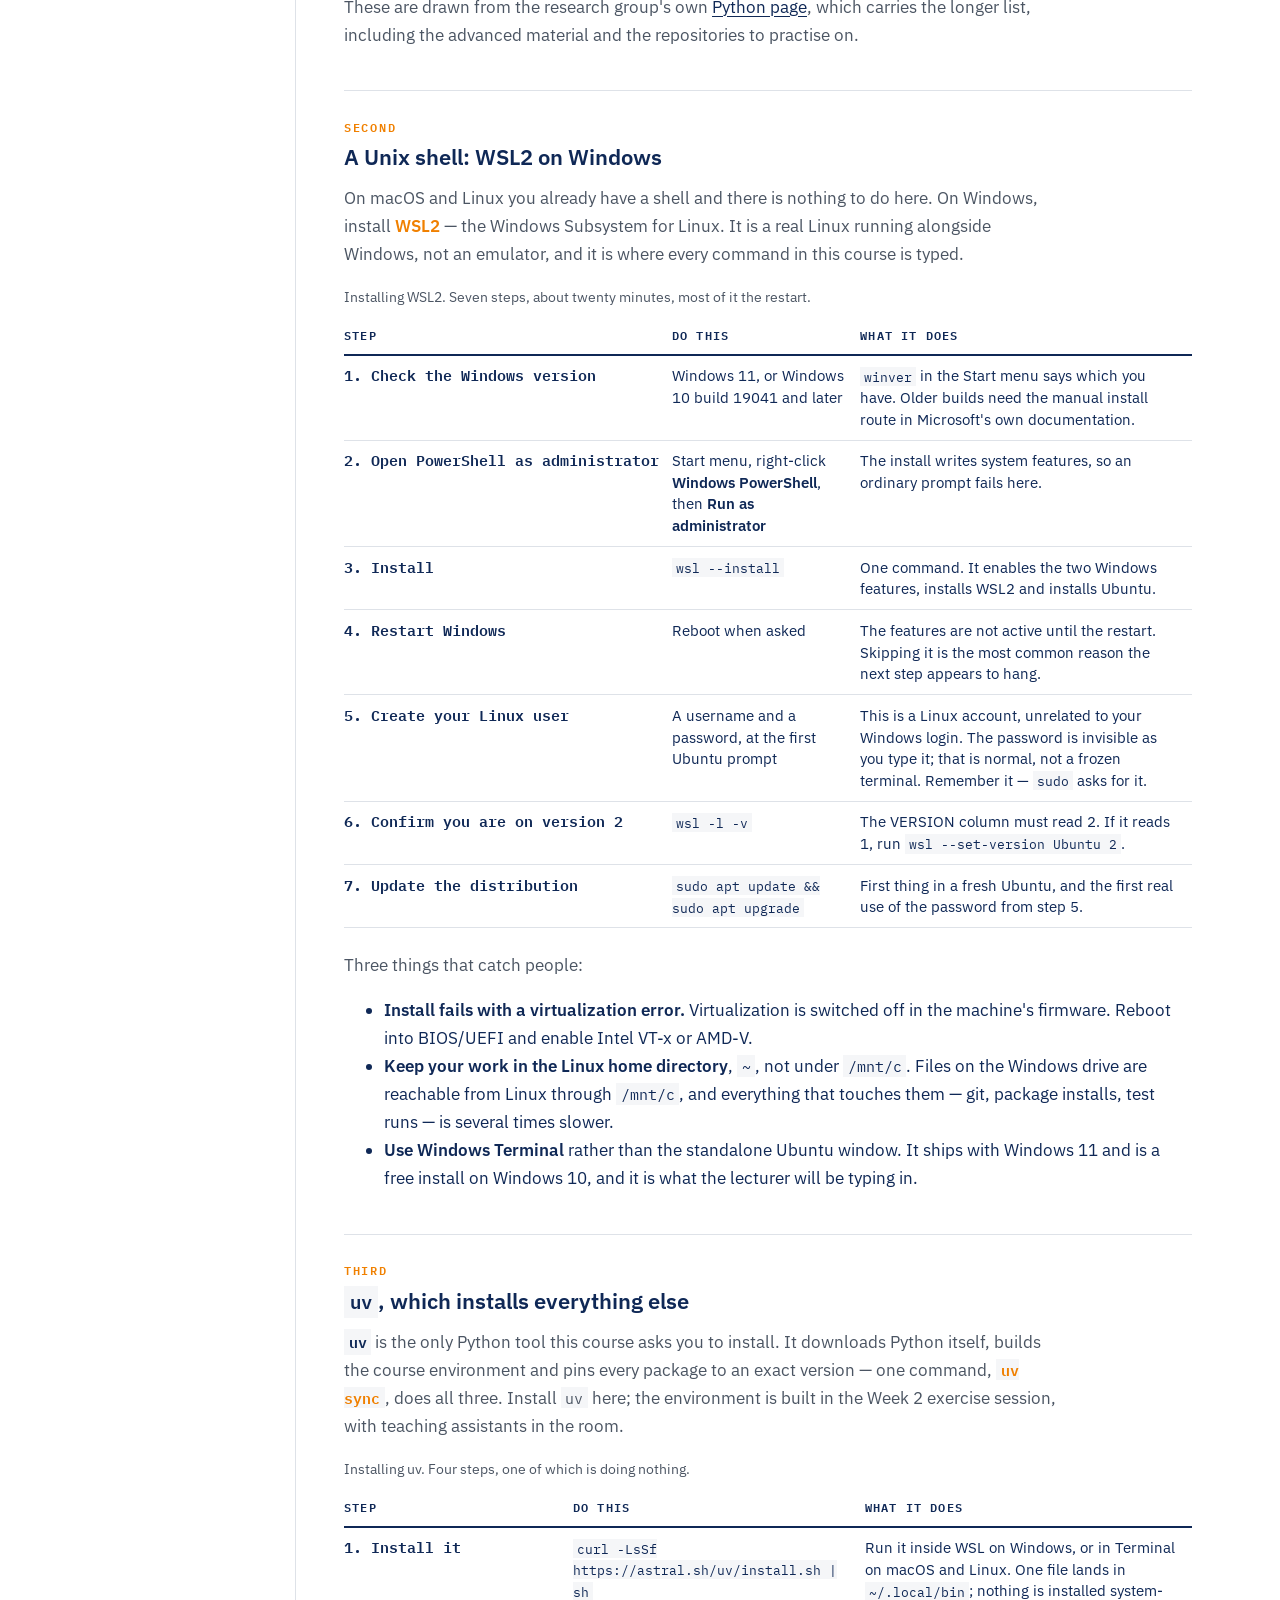
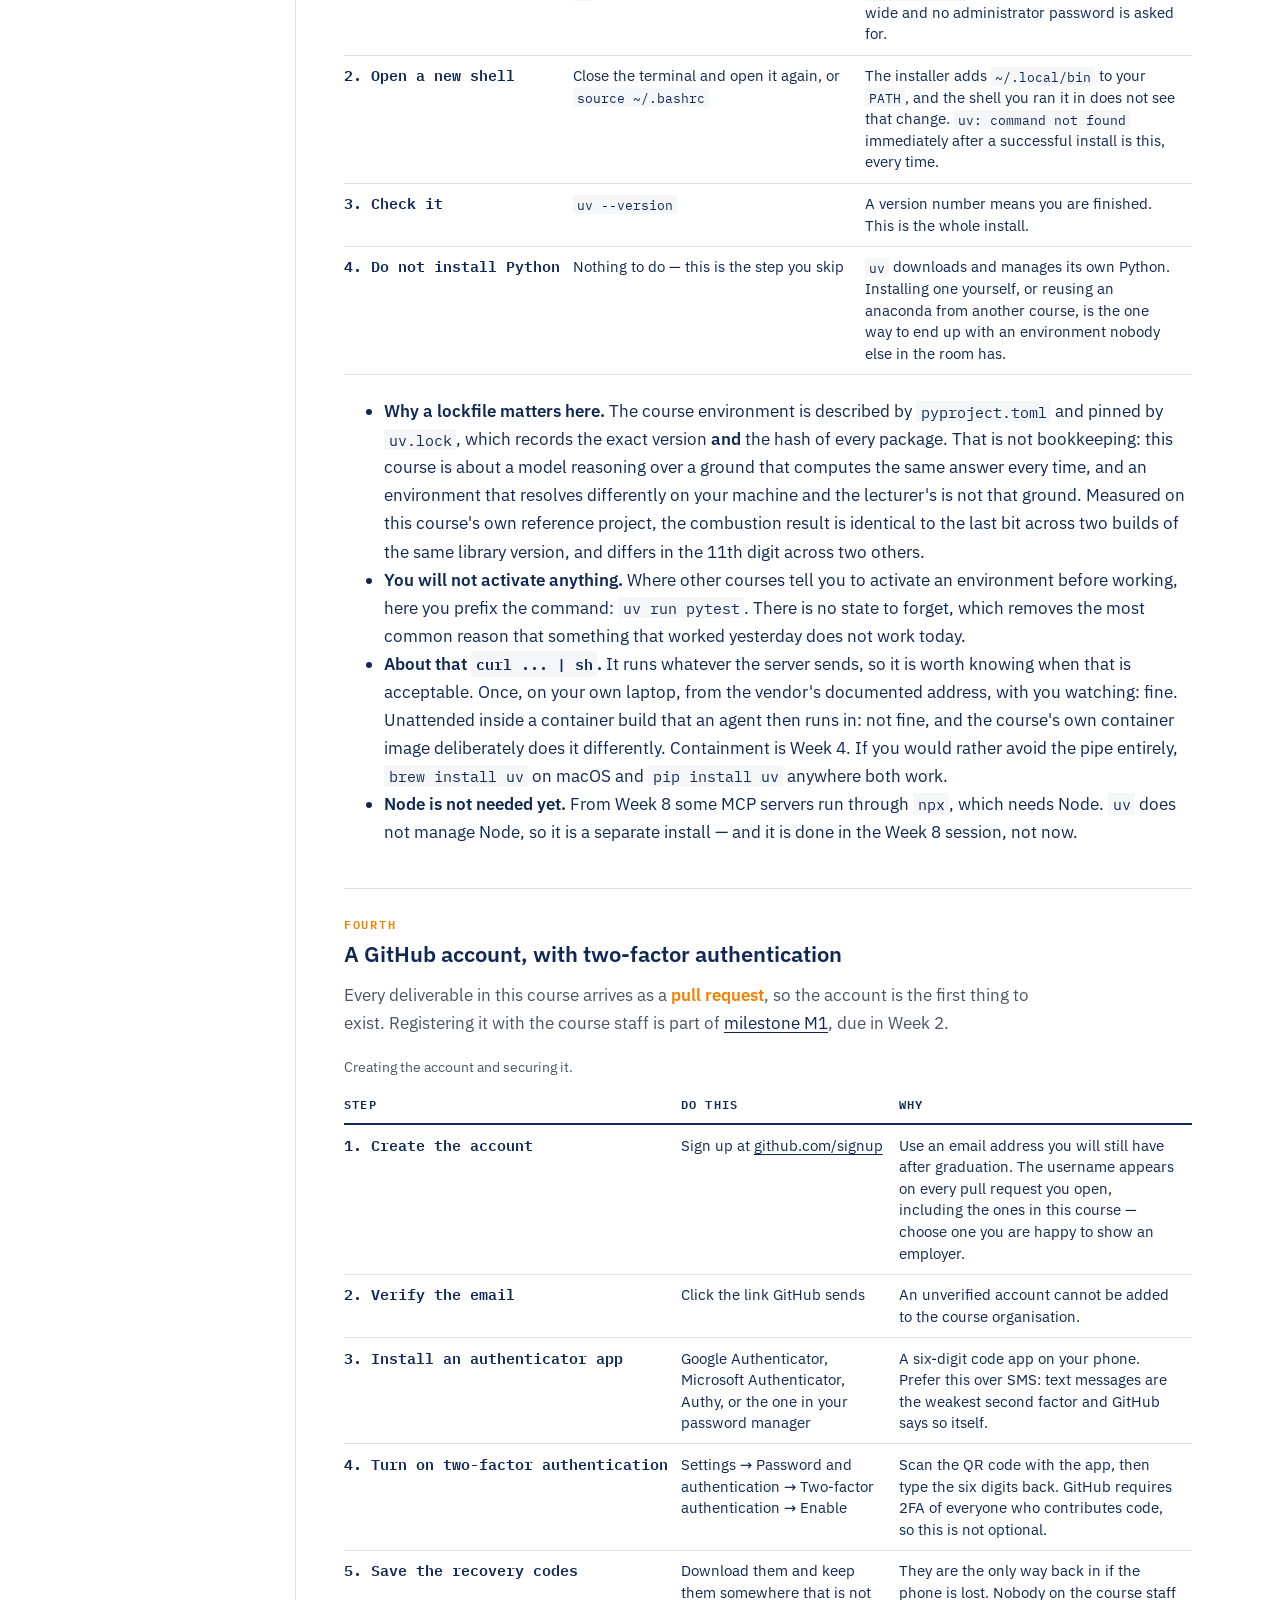
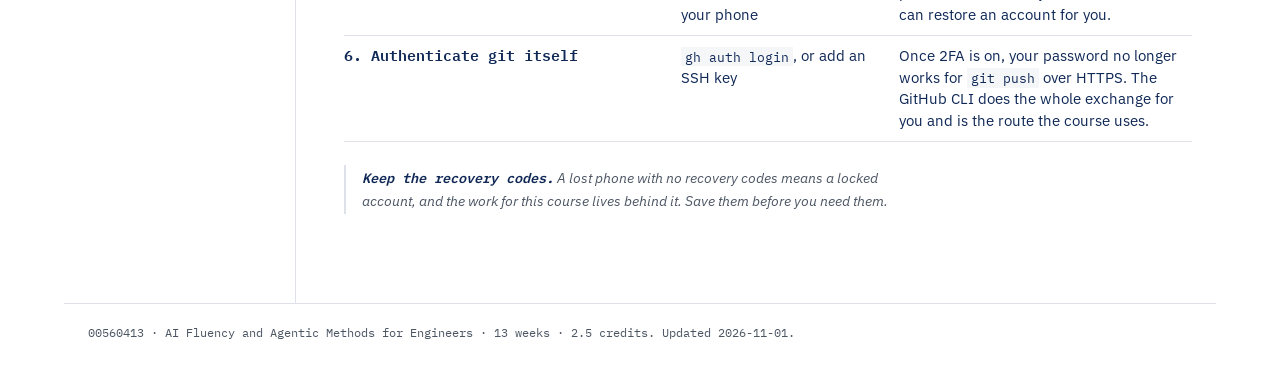
<file: prework/index.html>
<!DOCTYPE html>
<html lang="en">
<head>
<meta charset="utf-8">
<meta name="viewport" content="width=device-width, initial-scale=1">
<title>Pre-work · 00560413 AI Fluency and Agentic Methods for Engineers</title>
<link rel="stylesheet" href="../assets/site.css">
<link rel="icon" href="../assets/favicon.png" type="image/png" sizes="32x32">
<link rel="icon" href="../assets/favicon.svg" type="image/svg+xml">
</head>
<body>
<a class="skip" href="#main">Skip to content</a>
<header class="masthead">
<p class="course-no">00560413</p>
<p class="course-title">AI Fluency and Agentic Methods for Engineers</p>
<p class="course-sub">Technion · Winter 2026–27</p>
</header>
<div class="layout">
<nav aria-label="Site"><ul>
<li><a href="../index.html">Home</a></li>
<li><a href="../syllabus/index.html">Syllabus</a></li>
<li><a href="../schedule/index.html">Schedule</a></li>
<li><a href="../prework/index.html" aria-current="page">Pre-work</a></li>
<li><a href="../project/index.html">Project</a></li>
<li><a href="../lectures/index.html">Lectures</a></li>
<li><a href="../tutorials/index.html">Tutorials</a></li>
<li><a href="../exercises/index.html">Exercises</a></li>
<li><a href="../resources/index.html">Resources</a></li>
</ul></nav>
<main id="main">
<h1>Pre-work</h1>
<section id="required" aria-labelledby="required-h">
<p class="eyebrow">Prerequisite</p>
<h2 id="required-h">Four things, before Week 1</h2>
<p>None of this is taught in the course and none of it is graded on its own. It is what Week 1 assumes you <span class="key">already have</span>, so that the first session can start on the subject instead of on installation.</p>
<div class="table-wrap"><table>
<caption>What to arrive with, and why each is needed.</caption>
<thead><tr>
<th scope="col">What</th>
<th scope="col">Why</th>
</tr></thead><tbody>
<tr>
<th scope="row">Python you can read</th>
<td>Week 1 reads agent-written Python and reviews a diff. Writing it from scratch is not asked for; following it is.</td>
</tr>
<tr>
<th scope="row">A real Unix shell</th>
<td>Every exercise session runs commands. On macOS and Linux you already have one. On Windows, WSL2 — the Windows Subsystem for Linux — is the course's shell.</td>
</tr>
<tr>
<th scope="row"><code>uv</code></th>
<td>One command installs Python, builds the course environment and pins every package. Install <code>uv</code> itself here; the environment is built in the Week 2 exercise session.</td>
</tr>
<tr>
<th scope="row">A GitHub account with two-factor authentication</th>
<td>All work is delivered as pull requests. Registering the account with course staff is part of milestone M1, due Week 2.</td>
</tr>
</tbody></table></div>
</section>
<section id="python" aria-labelledby="python-h">
<p class="eyebrow">First</p>
<h2 id="python-h">Learning Python</h2>
<p>Cover the <span class="key">fundamentals first</span> — syntax, variables, data types, operators, conditionals, exceptions, functions, loops — before anything that looks more interesting. The advanced half (comprehensions, generators, regular expressions, type hints, decorators, object-oriented programming, recursion) can wait, and style can wait longer.</p>
<div class="table-wrap"><table>
<caption>A few places to learn it. Free, and in rough reading order.</caption>
<thead><tr>
<th scope="col">Resource</th>
<th scope="col">What it is for</th>
</tr></thead><tbody>
<tr>
<th scope="row"><a href="https://campus.gov.il/course/cs-gov-pythonselfpy101-he/">Python course in Hebrew, CAMPUS</a></th>
<td>A free self-paced beginner course, in Hebrew. The fastest route in for most students here.</td>
</tr>
<tr>
<th scope="row"><a href="https://docs.python.org/3/tutorial/">The official Python tutorial</a></th>
<td>The canonical reference for the fundamentals, written by the people who made the language. Short, and it never goes out of date.</td>
</tr>
<tr>
<th scope="row"><a href="https://www.youtube.com/watch?v=rfscVS0vtbw">Learn Python — Full Course for Beginners</a></th>
<td>Four hours, free, covers the whole of the fundamentals list above in one sitting.</td>
</tr>
<tr>
<th scope="row"><a href="https://software-carpentry.org/lessons/">Software Carpentry lessons</a></th>
<td>The Unix shell, git and Python, taught for scientists. It covers the second and third things on this page as well as the first.</td>
</tr>
<tr>
<th scope="row"><a href="https://numpy.org/doc/stable/user/absolute_beginners.html">NumPy: the absolute basics</a></th>
<td>Arrays are how numbers move around an engineering project. Read this once you are comfortable with lists and loops.</td>
</tr>
<tr>
<th scope="row"><a href="https://realpython.com/python-pep8/">PEP 8, the style guide</a></th>
<td>Last, not first. Worth reading when you can already write the code it is about.</td>
</tr>
</tbody></table></div>
<p>These are drawn from the research group's own <a href="https://github.com/DanaResearchGroup/wiki/wiki/python">Python page</a>, which carries the longer list, including the advanced material and the repositories to practise on.</p>
</section>
<section id="wsl" aria-labelledby="wsl-h">
<p class="eyebrow">Second</p>
<h2 id="wsl-h">A Unix shell: WSL2 on Windows</h2>
<p>On macOS and Linux you already have a shell and there is nothing to do here. On Windows, install <strong><span class="key">WSL2</span></strong> — the Windows Subsystem for Linux. It is a real Linux running alongside Windows, not an emulator, and it is where every command in this course is typed.</p>
<div class="table-wrap"><table>
<caption>Installing WSL2. Seven steps, about twenty minutes, most of it the restart.</caption>
<thead><tr>
<th scope="col">Step</th>
<th scope="col">Do this</th>
<th scope="col">What it does</th>
</tr></thead><tbody>
<tr>
<th scope="row">1. Check the Windows version</th>
<td>Windows 11, or Windows 10 build 19041 and later</td>
<td><code>winver</code> in the Start menu says which you have. Older builds need the manual install route in Microsoft's own documentation.</td>
</tr>
<tr>
<th scope="row">2. Open PowerShell as administrator</th>
<td>Start menu, right-click <strong>Windows PowerShell</strong>, then <strong>Run as administrator</strong></td>
<td>The install writes system features, so an ordinary prompt fails here.</td>
</tr>
<tr>
<th scope="row">3. Install</th>
<td><code>wsl --install</code></td>
<td>One command. It enables the two Windows features, installs WSL2 and installs Ubuntu.</td>
</tr>
<tr>
<th scope="row">4. Restart Windows</th>
<td>Reboot when asked</td>
<td>The features are not active until the restart. Skipping it is the most common reason the next step appears to hang.</td>
</tr>
<tr>
<th scope="row">5. Create your Linux user</th>
<td>A username and a password, at the first Ubuntu prompt</td>
<td>This is a Linux account, unrelated to your Windows login. The password is invisible as you type it; that is normal, not a frozen terminal. Remember it — <code>sudo</code> asks for it.</td>
</tr>
<tr>
<th scope="row">6. Confirm you are on version 2</th>
<td><code>wsl -l -v</code></td>
<td>The VERSION column must read 2. If it reads 1, run <code>wsl --set-version Ubuntu 2</code>.</td>
</tr>
<tr>
<th scope="row">7. Update the distribution</th>
<td><code>sudo apt update &amp;&amp; sudo apt upgrade</code></td>
<td>First thing in a fresh Ubuntu, and the first real use of the password from step 5.</td>
</tr>
</tbody></table></div>
<p>Three things that catch people:</p>
<ul><li><strong>Install fails with a virtualization error.</strong> Virtualization is switched off in the machine's firmware. Reboot into BIOS/UEFI and enable Intel VT-x or AMD-V.</li><li><strong>Keep your work in the Linux home directory</strong>, <code>~</code>, not under <code>/mnt/c</code>. Files on the Windows drive are reachable from Linux through <code>/mnt/c</code>, and everything that touches them — git, package installs, test runs — is several times slower.</li><li><strong>Use Windows Terminal</strong> rather than the standalone Ubuntu window. It ships with Windows 11 and is a free install on Windows 10, and it is what the lecturer will be typing in.</li></ul>
</section>
<section id="uv" aria-labelledby="uv-h">
<p class="eyebrow">Third</p>
<h2 id="uv-h"><code>uv</code>, which installs everything else</h2>
<p><strong><code>uv</code></strong> is the only Python tool this course asks you to install. It downloads Python itself, builds the course environment and pins every package to an exact version — one command, <code><span class="key">uv sync</span></code>, does all three. Install <code>uv</code> here; the environment is built in the Week 2 exercise session, with teaching assistants in the room.</p>
<div class="table-wrap"><table>
<caption>Installing uv. Four steps, one of which is doing nothing.</caption>
<thead><tr>
<th scope="col">Step</th>
<th scope="col">Do this</th>
<th scope="col">What it does</th>
</tr></thead><tbody>
<tr>
<th scope="row">1. Install it</th>
<td><code>curl -LsSf https://astral.sh/uv/install.sh | sh</code></td>
<td>Run it inside WSL on Windows, or in Terminal on macOS and Linux. One file lands in <code>~/.local/bin</code>; nothing is installed system-wide and no administrator password is asked for.</td>
</tr>
<tr>
<th scope="row">2. Open a new shell</th>
<td>Close the terminal and open it again, or <code>source ~/.bashrc</code></td>
<td>The installer adds <code>~/.local/bin</code> to your <code>PATH</code>, and the shell you ran it in does not see that change. <code>uv: command not found</code> immediately after a successful install is this, every time.</td>
</tr>
<tr>
<th scope="row">3. Check it</th>
<td><code>uv --version</code></td>
<td>A version number means you are finished. This is the whole install.</td>
</tr>
<tr>
<th scope="row">4. Do not install Python</th>
<td>Nothing to do — this is the step you skip</td>
<td><code>uv</code> downloads and manages its own Python. Installing one yourself, or reusing an anaconda from another course, is the one way to end up with an environment nobody else in the room has.</td>
</tr>
</tbody></table></div>
<ul><li><strong>Why a lockfile matters here.</strong> The course environment is described by <code>pyproject.toml</code> and pinned by <code>uv.lock</code>, which records the exact version <strong>and</strong> the hash of every package. That is not bookkeeping: this course is about a model reasoning over a ground that computes the same answer every time, and an environment that resolves differently on your machine and the lecturer's is not that ground. Measured on this course's own reference project, the combustion result is identical to the last bit across two builds of the same library version, and differs in the 11th digit across two others.</li><li><strong>You will not activate anything.</strong> Where other courses tell you to activate an environment before working, here you prefix the command: <code>uv run pytest</code>. There is no state to forget, which removes the most common reason that something that worked yesterday does not work today.</li><li><strong>About that <code>curl ... | sh</code>.</strong> It runs whatever the server sends, so it is worth knowing when that is acceptable. Once, on your own laptop, from the vendor's documented address, with you watching: fine. Unattended inside a container build that an agent then runs in: not fine, and the course's own container image deliberately does it differently. Containment is Week 4. If you would rather avoid the pipe entirely, <code>brew install uv</code> on macOS and <code>pip install uv</code> anywhere both work.</li><li><strong>Node is not needed yet.</strong> From Week 8 some MCP servers run through <code>npx</code>, which needs Node. <code>uv</code> does not manage Node, so it is a separate install — and it is done in the Week 8 session, not now.</li></ul>
</section>
<section id="github" aria-labelledby="github-h">
<p class="eyebrow">Fourth</p>
<h2 id="github-h">A GitHub account, with two-factor authentication</h2>
<p>Every deliverable in this course arrives as a <span class="key">pull request</span>, so the account is the first thing to exist. Registering it with the course staff is part of <a href="../project/index.html#milestones">milestone M1</a>, due in Week 2.</p>
<div class="table-wrap"><table>
<caption>Creating the account and securing it.</caption>
<thead><tr>
<th scope="col">Step</th>
<th scope="col">Do this</th>
<th scope="col">Why</th>
</tr></thead><tbody>
<tr>
<th scope="row">1. Create the account</th>
<td>Sign up at <a href="https://github.com/signup">github.com/signup</a></td>
<td>Use an email address you will still have after graduation. The username appears on every pull request you open, including the ones in this course — choose one you are happy to show an employer.</td>
</tr>
<tr>
<th scope="row">2. Verify the email</th>
<td>Click the link GitHub sends</td>
<td>An unverified account cannot be added to the course organisation.</td>
</tr>
<tr>
<th scope="row">3. Install an authenticator app</th>
<td>Google Authenticator, Microsoft Authenticator, Authy, or the one in your password manager</td>
<td>A six-digit code app on your phone. Prefer this over SMS: text messages are the weakest second factor and GitHub says so itself.</td>
</tr>
<tr>
<th scope="row">4. Turn on two-factor authentication</th>
<td>Settings → Password and authentication → Two-factor authentication → Enable</td>
<td>Scan the QR code with the app, then type the six digits back. GitHub requires 2FA of everyone who contributes code, so this is not optional.</td>
</tr>
<tr>
<th scope="row">5. Save the recovery codes</th>
<td>Download them and keep them somewhere that is not your phone</td>
<td>They are the only way back in if the phone is lost. Nobody on the course staff can restore an account for you.</td>
</tr>
<tr>
<th scope="row">6. Authenticate git itself</th>
<td><code>gh auth login</code>, or add an SSH key</td>
<td>Once 2FA is on, your password no longer works for <code>git push</code> over HTTPS. The GitHub CLI does the whole exchange for you and is the route the course uses.</td>
</tr>
</tbody></table></div>
<aside class="callout note"><p><strong class="label">Keep the recovery codes.</strong> A lost phone with no recovery codes means a locked account, and the work for this course lives behind it. Save them before you need them.</p></aside>
</section>
</main>
</div>
<footer>
<p>00560413 · AI Fluency and Agentic Methods for Engineers · 13 weeks · 2.5 credits. Updated 2026-11-01.</p>
</footer>
</body>
</html>
</file>
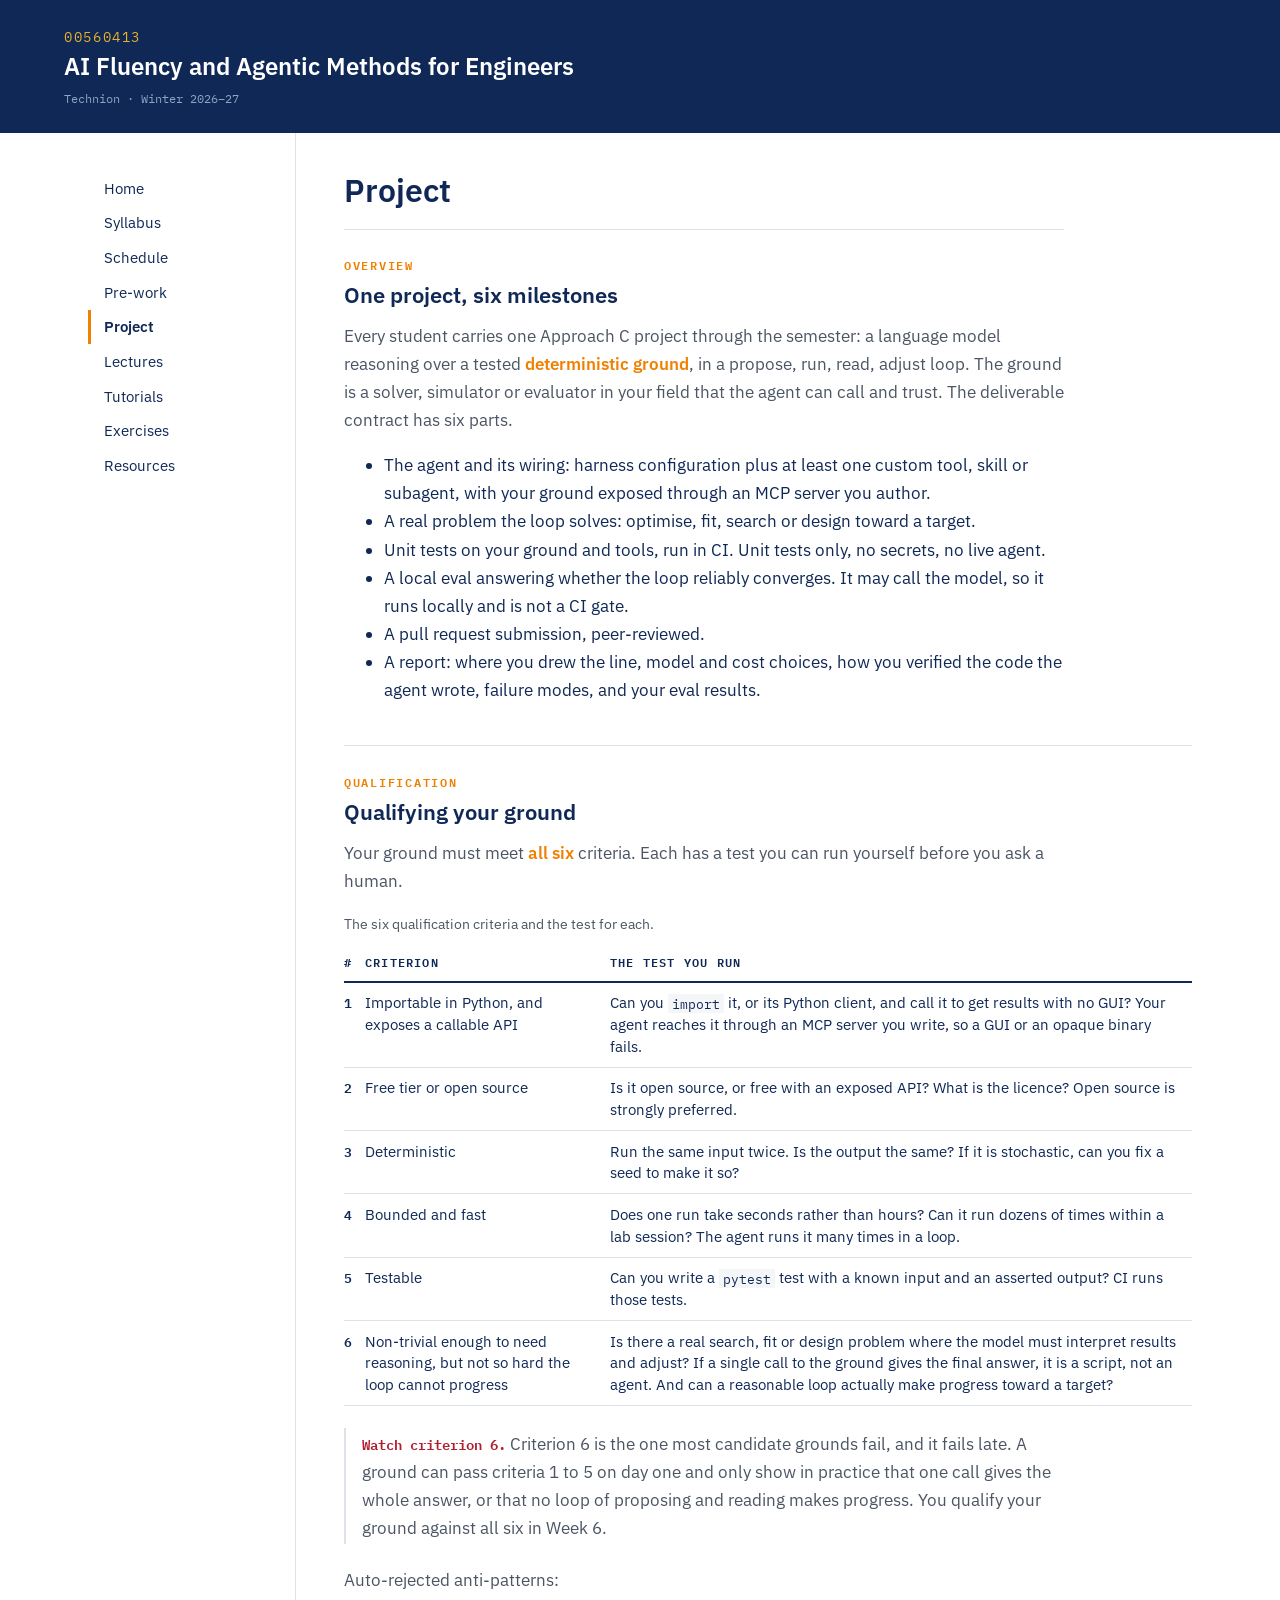
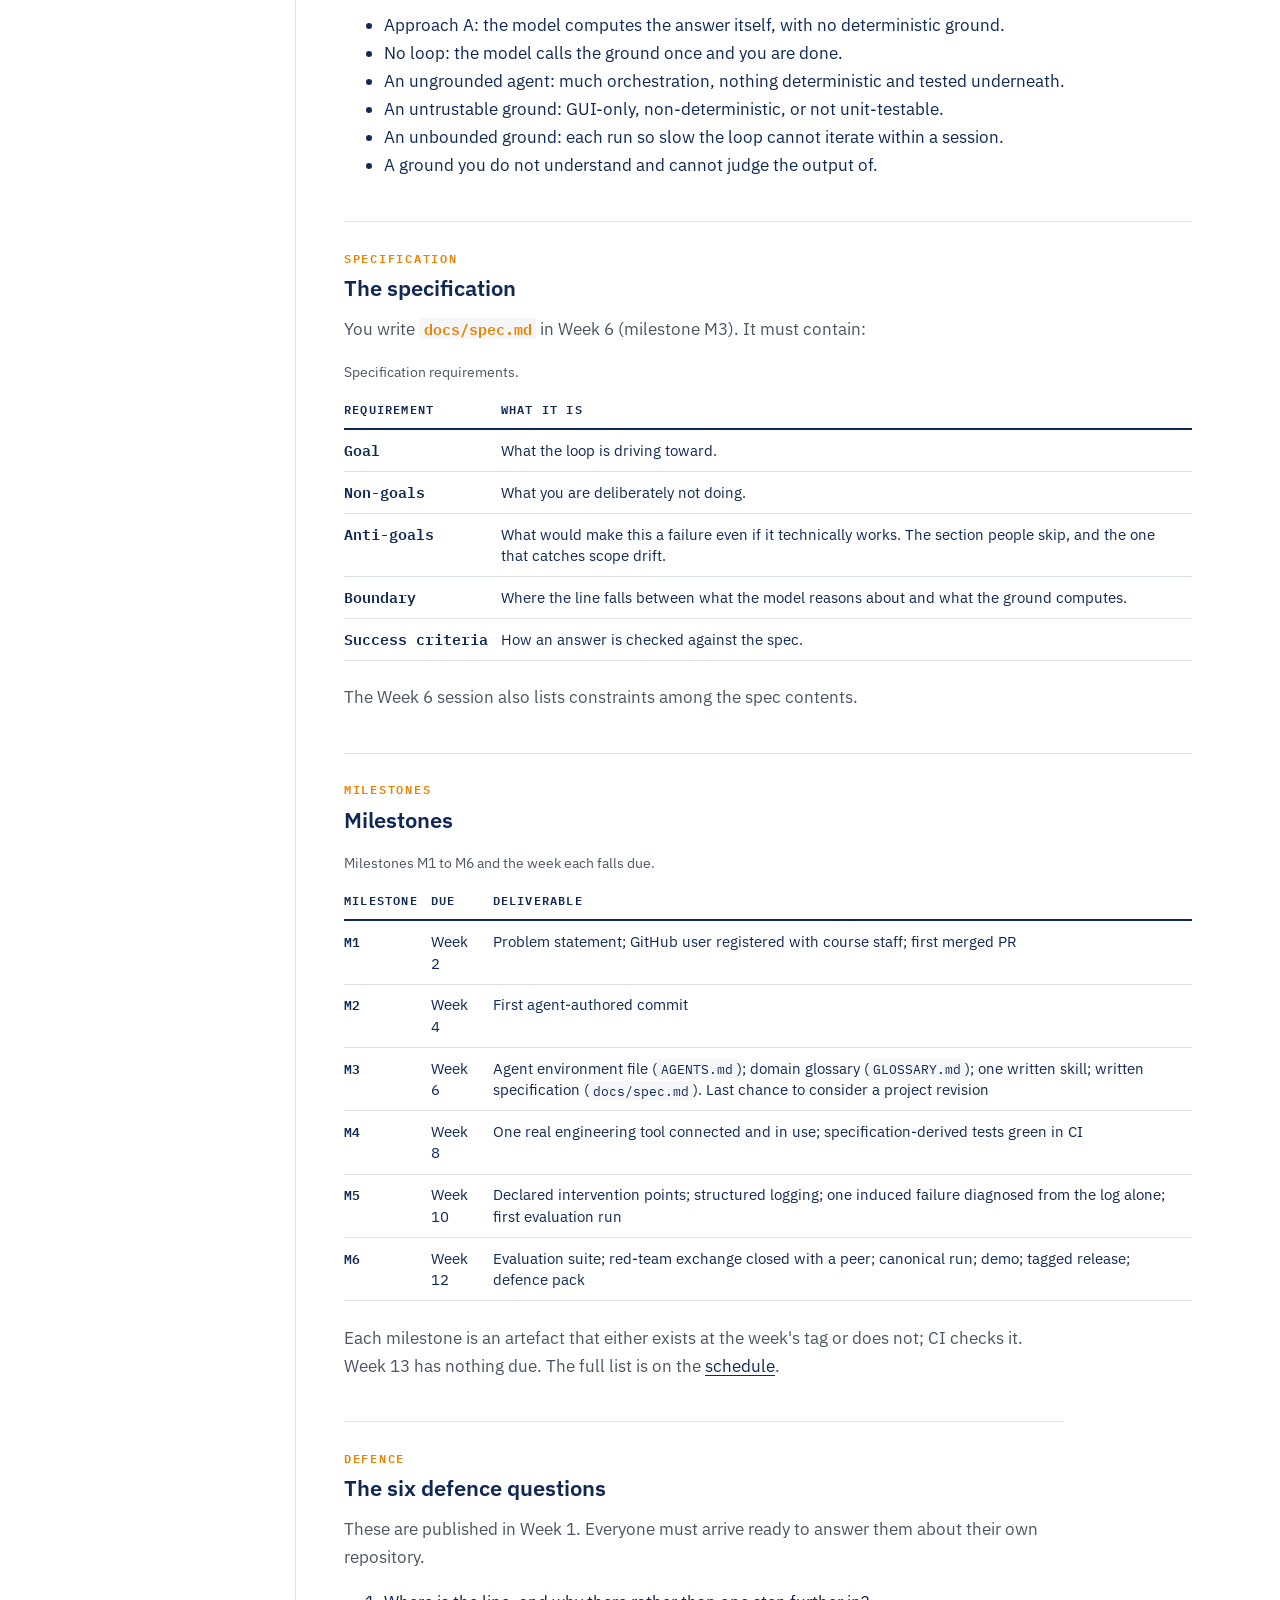
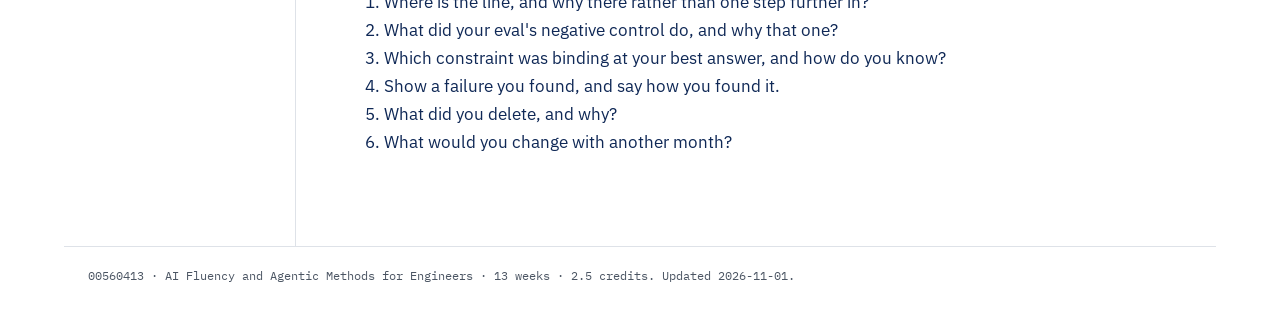
<file: project/index.html>
<!DOCTYPE html>
<html lang="en">
<head>
<meta charset="utf-8">
<meta name="viewport" content="width=device-width, initial-scale=1">
<title>Project · 00560413 AI Fluency and Agentic Methods for Engineers</title>
<link rel="stylesheet" href="../assets/site.css">
<link rel="icon" href="../assets/favicon.png" type="image/png" sizes="32x32">
<link rel="icon" href="../assets/favicon.svg" type="image/svg+xml">
</head>
<body>
<a class="skip" href="#main">Skip to content</a>
<header class="masthead">
<p class="course-no">00560413</p>
<p class="course-title">AI Fluency and Agentic Methods for Engineers</p>
<p class="course-sub">Technion · Winter 2026–27</p>
</header>
<div class="layout">
<nav aria-label="Site"><ul>
<li><a href="../index.html">Home</a></li>
<li><a href="../syllabus/index.html">Syllabus</a></li>
<li><a href="../schedule/index.html">Schedule</a></li>
<li><a href="../prework/index.html">Pre-work</a></li>
<li><a href="../project/index.html" aria-current="page">Project</a></li>
<li><a href="../lectures/index.html">Lectures</a></li>
<li><a href="../tutorials/index.html">Tutorials</a></li>
<li><a href="../exercises/index.html">Exercises</a></li>
<li><a href="../resources/index.html">Resources</a></li>
</ul></nav>
<main id="main">
<h1>Project</h1>
<section id="overview" aria-labelledby="overview-h">
<p class="eyebrow">Overview</p>
<h2 id="overview-h">One project, six milestones</h2>
<p>Every student carries one Approach C project through the semester: a language model reasoning over a tested <span class="key">deterministic ground</span>, in a propose, run, read, adjust loop. The ground is a solver, simulator or evaluator in your field that the agent can call and trust. The deliverable contract has six parts.</p>
<ul><li>The agent and its wiring: harness configuration plus at least one custom tool, skill or subagent, with your ground exposed through an MCP server you author.</li><li>A real problem the loop solves: optimise, fit, search or design toward a target.</li><li>Unit tests on your ground and tools, run in CI. Unit tests only, no secrets, no live agent.</li><li>A local eval answering whether the loop reliably converges. It may call the model, so it runs locally and is not a CI gate.</li><li>A pull request submission, peer-reviewed.</li><li>A report: where you drew the line, model and cost choices, how you verified the code the agent wrote, failure modes, and your eval results.</li></ul>
</section>
<section id="criteria" aria-labelledby="criteria-h">
<p class="eyebrow">Qualification</p>
<h2 id="criteria-h">Qualifying your ground</h2>
<p>Your ground must meet <span class="key">all six</span> criteria. Each has a test you can run yourself before you ask a human.</p>
<div class="table-wrap"><table>
<caption>The six qualification criteria and the test for each.</caption>
<thead><tr>
<th scope="col">#</th>
<th scope="col">Criterion</th>
<th scope="col">The test you run</th>
</tr></thead><tbody>
<tr>
<th scope="row"><span class="mono">1</span></th>
<td>Importable in Python, and exposes a callable API</td>
<td>Can you <code>import</code> it, or its Python client, and call it to get results with no GUI? Your agent reaches it through an MCP server you write, so a GUI or an opaque binary fails.</td>
</tr>
<tr>
<th scope="row"><span class="mono">2</span></th>
<td>Free tier or open source</td>
<td>Is it open source, or free with an exposed API? What is the licence? Open source is strongly preferred.</td>
</tr>
<tr>
<th scope="row"><span class="mono">3</span></th>
<td>Deterministic</td>
<td>Run the same input twice. Is the output the same? If it is stochastic, can you fix a seed to make it so?</td>
</tr>
<tr>
<th scope="row"><span class="mono">4</span></th>
<td>Bounded and fast</td>
<td>Does one run take seconds rather than hours? Can it run dozens of times within a lab session? The agent runs it many times in a loop.</td>
</tr>
<tr>
<th scope="row"><span class="mono">5</span></th>
<td>Testable</td>
<td>Can you write a <code>pytest</code> test with a known input and an asserted output? CI runs those tests.</td>
</tr>
<tr>
<th scope="row"><span class="mono">6</span></th>
<td>Non-trivial enough to need reasoning, but not so hard the loop cannot progress</td>
<td>Is there a real search, fit or design problem where the model must interpret results and adjust? If a single call to the ground gives the final answer, it is a script, not an agent. And can a reasonable loop actually make progress toward a target?</td>
</tr>
</tbody></table></div>
<aside class="callout warn"><p><strong class="label">Watch criterion 6.</strong> Criterion 6 is the one most candidate grounds fail, and it fails late. A ground can pass criteria 1 to 5 on day one and only show in practice that one call gives the whole answer, or that no loop of proposing and reading makes progress. You qualify your ground against all six in Week 6.</p></aside>
<p>Auto-rejected anti-patterns:</p>
<ul><li>Approach A: the model computes the answer itself, with no deterministic ground.</li><li>No loop: the model calls the ground once and you are done.</li><li>An ungrounded agent: much orchestration, nothing deterministic and tested underneath.</li><li>An untrustable ground: GUI-only, non-deterministic, or not unit-testable.</li><li>An unbounded ground: each run so slow the loop cannot iterate within a session.</li><li>A ground you do not understand and cannot judge the output of.</li></ul>
</section>
<section id="spec" aria-labelledby="spec-h">
<p class="eyebrow">Specification</p>
<h2 id="spec-h">The specification</h2>
<p>You write <code><span class="key">docs/spec.md</span></code> in Week 6 (milestone M3). It must contain:</p>
<div class="table-wrap"><table>
<caption>Specification requirements.</caption>
<thead><tr>
<th scope="col">Requirement</th>
<th scope="col">What it is</th>
</tr></thead><tbody>
<tr>
<th scope="row">Goal</th>
<td>What the loop is driving toward.</td>
</tr>
<tr>
<th scope="row">Non-goals</th>
<td>What you are deliberately not doing.</td>
</tr>
<tr>
<th scope="row">Anti-goals</th>
<td>What would make this a failure even if it technically works. The section people skip, and the one that catches scope drift.</td>
</tr>
<tr>
<th scope="row">Boundary</th>
<td>Where the line falls between what the model reasons about and what the ground computes.</td>
</tr>
<tr>
<th scope="row">Success criteria</th>
<td>How an answer is checked against the spec.</td>
</tr>
</tbody></table></div>
<p>The Week 6 session also lists constraints among the spec contents.</p>
</section>
<section id="milestones" aria-labelledby="milestones-h">
<p class="eyebrow">Milestones</p>
<h2 id="milestones-h">Milestones</h2>
<div class="table-wrap"><table>
<caption>Milestones M1 to M6 and the week each falls due.</caption>
<thead><tr>
<th scope="col">Milestone</th>
<th scope="col">Due</th>
<th scope="col">Deliverable</th>
</tr></thead><tbody>
<tr>
<th scope="row"><strong class="mono">M1</strong></th>
<td>Week 2</td>
<td>Problem statement; GitHub user registered with course staff; first merged PR</td>
</tr>
<tr>
<th scope="row"><strong class="mono">M2</strong></th>
<td>Week 4</td>
<td>First agent-authored commit</td>
</tr>
<tr>
<th scope="row"><strong class="mono">M3</strong></th>
<td>Week 6</td>
<td>Agent environment file (<code>AGENTS.md</code>); domain glossary (<code>GLOSSARY.md</code>); one written skill; written specification (<code>docs/spec.md</code>). Last chance to consider a project revision</td>
</tr>
<tr>
<th scope="row"><strong class="mono">M4</strong></th>
<td>Week 8</td>
<td>One real engineering tool connected and in use; specification-derived tests green in CI</td>
</tr>
<tr>
<th scope="row"><strong class="mono">M5</strong></th>
<td>Week 10</td>
<td>Declared intervention points; structured logging; one induced failure diagnosed from the log alone; first evaluation run</td>
</tr>
<tr>
<th scope="row"><strong class="mono">M6</strong></th>
<td>Week 12</td>
<td>Evaluation suite; red-team exchange closed with a peer; canonical run; demo; tagged release; defence pack</td>
</tr>
</tbody></table></div>
<p>Each milestone is an artefact that either exists at the week's tag or does not; CI checks it. Week 13 has nothing due. The full list is on the <a href="../schedule/index.html">schedule</a>.</p>
</section>
<section id="defence" aria-labelledby="defence-h">
<p class="eyebrow">Defence</p>
<h2 id="defence-h">The six defence questions</h2>
<p>These are published in Week 1. Everyone must arrive ready to answer them about their own repository.</p>
<ol><li>Where is the line, and why there rather than one step further in?</li><li>What did your eval's negative control do, and why that one?</li><li>Which constraint was binding at your best answer, and how do you know?</li><li>Show a failure you found, and say how you found it.</li><li>What did you delete, and why?</li><li>What would you change with another month?</li></ol>
</section>
</main>
</div>
<footer>
<p>00560413 · AI Fluency and Agentic Methods for Engineers · 13 weeks · 2.5 credits. Updated 2026-11-01.</p>
</footer>
</body>
</html>
</file>
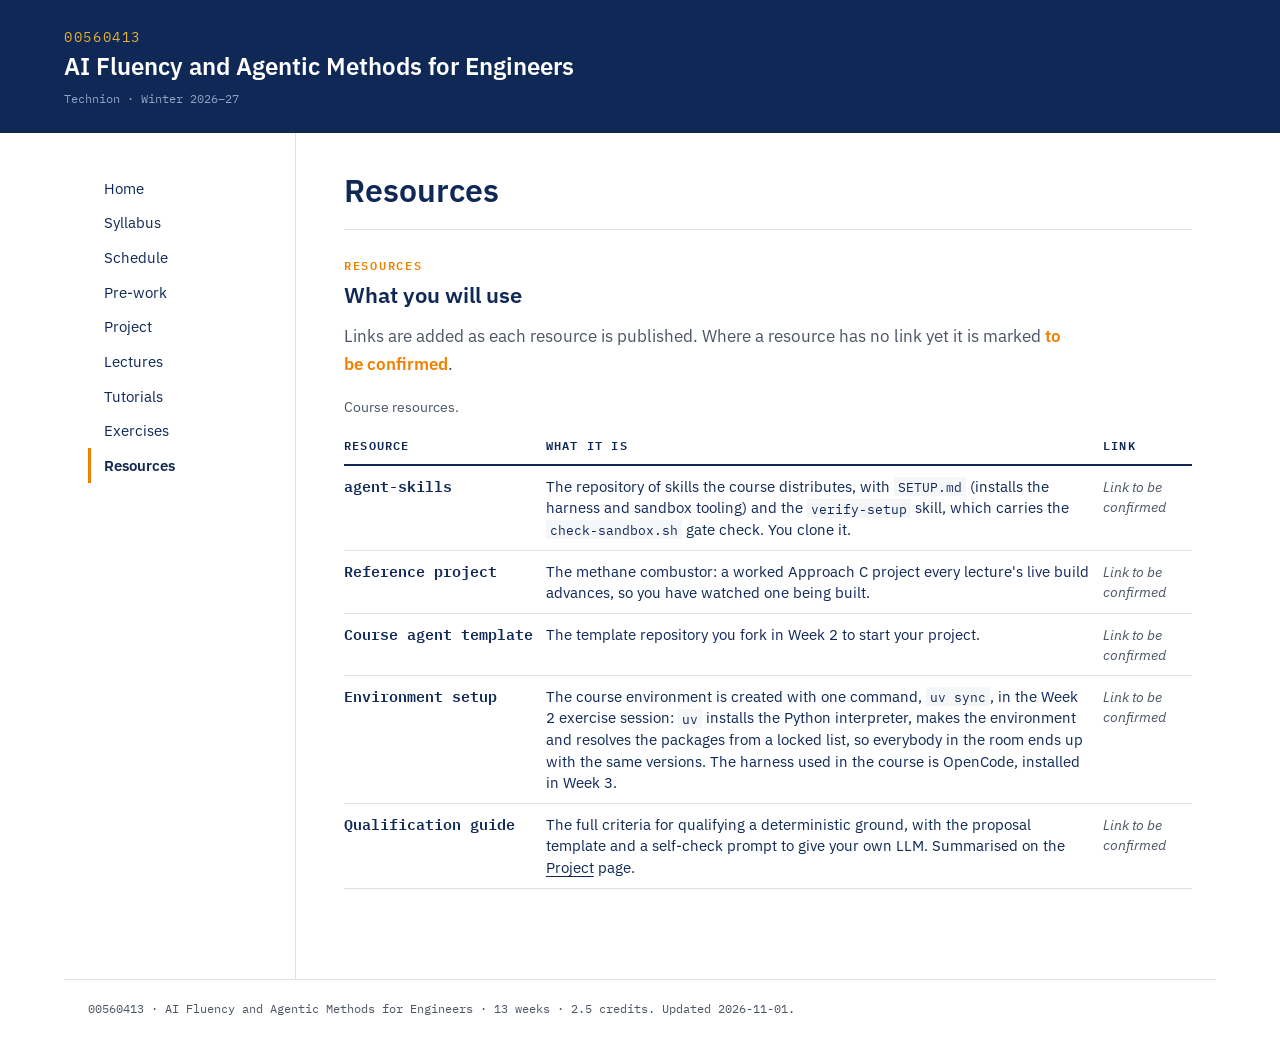
<file: resources/index.html>
<!DOCTYPE html>
<html lang="en">
<head>
<meta charset="utf-8">
<meta name="viewport" content="width=device-width, initial-scale=1">
<title>Resources · 00560413 AI Fluency and Agentic Methods for Engineers</title>
<link rel="stylesheet" href="../assets/site.css">
<link rel="icon" href="../assets/favicon.png" type="image/png" sizes="32x32">
<link rel="icon" href="../assets/favicon.svg" type="image/svg+xml">
</head>
<body>
<a class="skip" href="#main">Skip to content</a>
<header class="masthead">
<p class="course-no">00560413</p>
<p class="course-title">AI Fluency and Agentic Methods for Engineers</p>
<p class="course-sub">Technion · Winter 2026–27</p>
</header>
<div class="layout">
<nav aria-label="Site"><ul>
<li><a href="../index.html">Home</a></li>
<li><a href="../syllabus/index.html">Syllabus</a></li>
<li><a href="../schedule/index.html">Schedule</a></li>
<li><a href="../prework/index.html">Pre-work</a></li>
<li><a href="../project/index.html">Project</a></li>
<li><a href="../lectures/index.html">Lectures</a></li>
<li><a href="../tutorials/index.html">Tutorials</a></li>
<li><a href="../exercises/index.html">Exercises</a></li>
<li><a href="../resources/index.html" aria-current="page">Resources</a></li>
</ul></nav>
<main id="main">
<h1>Resources</h1>
<section id="resources" aria-labelledby="resources-h">
<p class="eyebrow">Resources</p>
<h2 id="resources-h">What you will use</h2>
<p>Links are added as each resource is published. Where a resource has no link yet it is marked <span class="key">to be confirmed</span>.</p>
<div class="table-wrap"><table>
<caption>Course resources.</caption>
<thead><tr>
<th scope="col">Resource</th>
<th scope="col">What it is</th>
<th scope="col">Link</th>
</tr></thead><tbody>
<tr>
<th scope="row">agent-skills</th>
<td>The repository of skills the course distributes, with <code>SETUP.md</code> (installs the harness and sandbox tooling) and the <code>verify-setup</code> skill, which carries the <code>check-sandbox.sh</code> gate check. You clone it.</td>
<td><span class="note">Link to be confirmed</span></td>
</tr>
<tr>
<th scope="row">Reference project</th>
<td>The methane combustor: a worked Approach C project every lecture's live build advances, so you have watched one being built.</td>
<td><span class="note">Link to be confirmed</span></td>
</tr>
<tr>
<th scope="row">Course agent template</th>
<td>The template repository you fork in Week 2 to start your project.</td>
<td><span class="note">Link to be confirmed</span></td>
</tr>
<tr>
<th scope="row">Environment setup</th>
<td>The course environment is created with one command, <code>uv sync</code>, in the Week 2 exercise session: <code>uv</code> installs the Python interpreter, makes the environment and resolves the packages from a locked list, so everybody in the room ends up with the same versions. The harness used in the course is OpenCode, installed in Week 3.</td>
<td><span class="note">Link to be confirmed</span></td>
</tr>
<tr>
<th scope="row">Qualification guide</th>
<td>The full criteria for qualifying a deterministic ground, with the proposal template and a self-check prompt to give your own LLM. Summarised on the <a href="../project/index.html">Project</a> page.</td>
<td><span class="note">Link to be confirmed</span></td>
</tr>
</tbody></table></div>
</section>
</main>
</div>
<footer>
<p>00560413 · AI Fluency and Agentic Methods for Engineers · 13 weeks · 2.5 credits. Updated 2026-11-01.</p>
</footer>
</body>
</html>
</file>
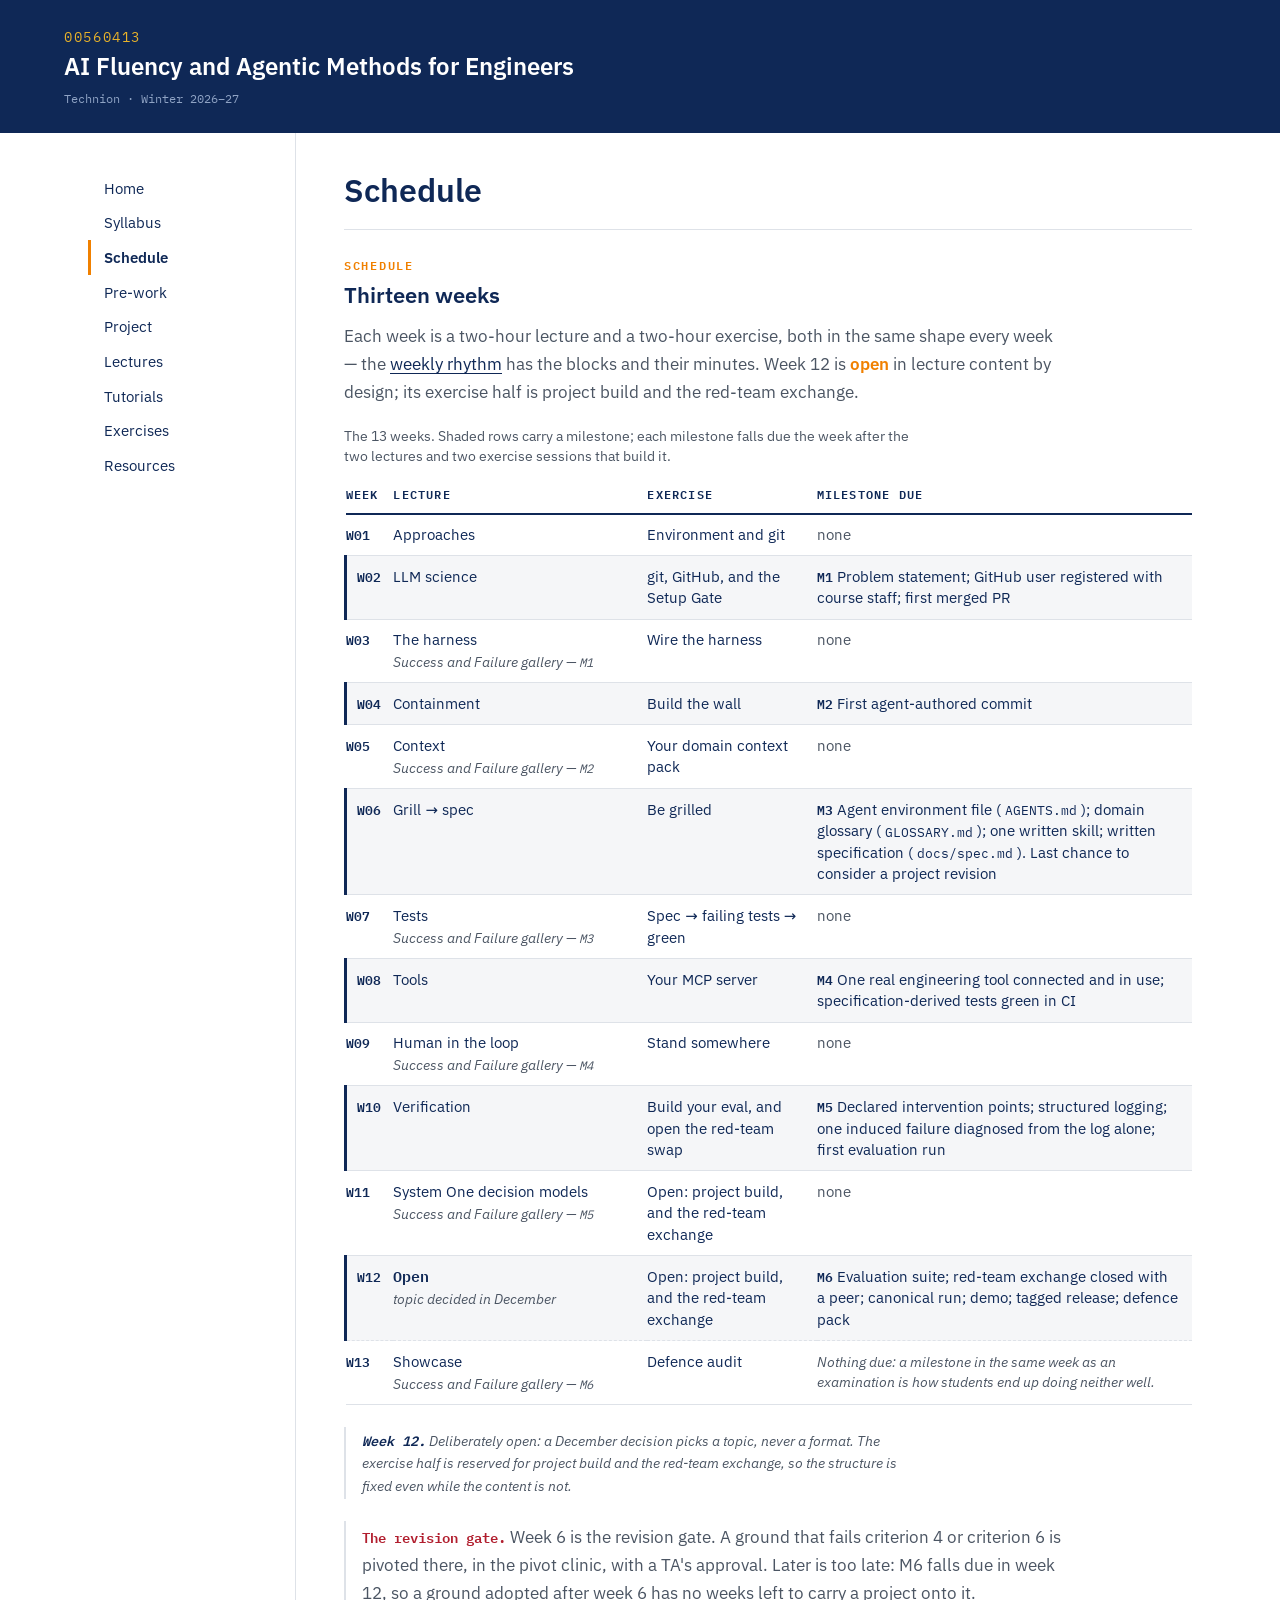
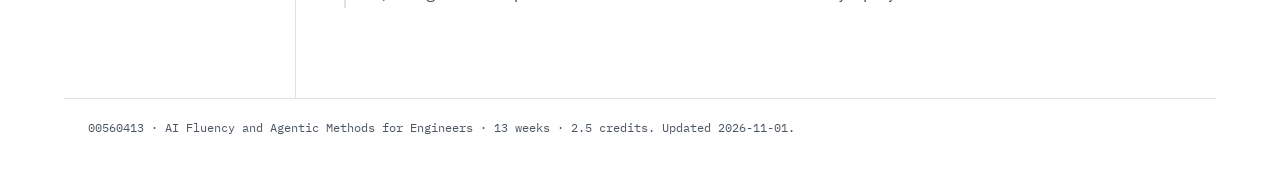
<file: schedule/index.html>
<!DOCTYPE html>
<html lang="en">
<head>
<meta charset="utf-8">
<meta name="viewport" content="width=device-width, initial-scale=1">
<title>Schedule · 00560413 AI Fluency and Agentic Methods for Engineers</title>
<link rel="stylesheet" href="../assets/site.css">
<link rel="icon" href="../assets/favicon.png" type="image/png" sizes="32x32">
<link rel="icon" href="../assets/favicon.svg" type="image/svg+xml">
</head>
<body>
<a class="skip" href="#main">Skip to content</a>
<header class="masthead">
<p class="course-no">00560413</p>
<p class="course-title">AI Fluency and Agentic Methods for Engineers</p>
<p class="course-sub">Technion · Winter 2026–27</p>
</header>
<div class="layout">
<nav aria-label="Site"><ul>
<li><a href="../index.html">Home</a></li>
<li><a href="../syllabus/index.html">Syllabus</a></li>
<li><a href="../schedule/index.html" aria-current="page">Schedule</a></li>
<li><a href="../prework/index.html">Pre-work</a></li>
<li><a href="../project/index.html">Project</a></li>
<li><a href="../lectures/index.html">Lectures</a></li>
<li><a href="../tutorials/index.html">Tutorials</a></li>
<li><a href="../exercises/index.html">Exercises</a></li>
<li><a href="../resources/index.html">Resources</a></li>
</ul></nav>
<main id="main">
<h1>Schedule</h1>
<section id="weeks" aria-labelledby="weeks-h">
<p class="eyebrow">Schedule</p>
<h2 id="weeks-h">Thirteen weeks</h2>
<p>Each week is a two-hour lecture and a two-hour exercise, both in the same shape every week — the <a href="../syllabus/index.html#rhythm">weekly rhythm</a> has the blocks and their minutes. Week 12 is <span class="key">open</span> in lecture content by design; its exercise half is project build and the red-team exchange.</p>
<div class="table-wrap"><table class="schedule">
<caption>The 13 weeks. Shaded rows carry a milestone; each milestone falls due the week after the two lectures and two exercise sessions that build it.</caption>
<thead><tr>
<th scope="col">Week</th>
<th scope="col">Lecture</th>
<th scope="col">Exercise</th>
<th scope="col">Milestone due</th>
</tr></thead><tbody>
<tr>
<th scope="row"><span class="mono">W01</span></th>
<td>Approaches</td>
<td>Environment and git</td>
<td><span class="none">none</span></td>
</tr>
<tr class="hl">
<th scope="row"><span class="mono">W02</span></th>
<td>LLM science</td>
<td>git, GitHub, and the Setup Gate</td>
<td><strong class="mono">M1</strong> Problem statement; GitHub user registered with course staff; first merged PR</td>
</tr>
<tr>
<th scope="row"><span class="mono">W03</span></th>
<td>The harness<br><span class="note">Success and Failure gallery — <span class="mono">M1</span></span></td>
<td>Wire the harness</td>
<td><span class="none">none</span></td>
</tr>
<tr class="hl">
<th scope="row"><span class="mono">W04</span></th>
<td>Containment</td>
<td>Build the wall</td>
<td><strong class="mono">M2</strong> First agent-authored commit</td>
</tr>
<tr>
<th scope="row"><span class="mono">W05</span></th>
<td>Context<br><span class="note">Success and Failure gallery — <span class="mono">M2</span></span></td>
<td>Your domain context pack</td>
<td><span class="none">none</span></td>
</tr>
<tr class="hl">
<th scope="row"><span class="mono">W06</span></th>
<td>Grill → spec</td>
<td>Be grilled</td>
<td><strong class="mono">M3</strong> Agent environment file (<code>AGENTS.md</code>); domain glossary (<code>GLOSSARY.md</code>); one written skill; written specification (<code>docs/spec.md</code>). Last chance to consider a project revision</td>
</tr>
<tr>
<th scope="row"><span class="mono">W07</span></th>
<td>Tests<br><span class="note">Success and Failure gallery — <span class="mono">M3</span></span></td>
<td>Spec → failing tests → green</td>
<td><span class="none">none</span></td>
</tr>
<tr class="hl">
<th scope="row"><span class="mono">W08</span></th>
<td>Tools</td>
<td>Your MCP server</td>
<td><strong class="mono">M4</strong> One real engineering tool connected and in use; specification-derived tests green in CI</td>
</tr>
<tr>
<th scope="row"><span class="mono">W09</span></th>
<td>Human in the loop<br><span class="note">Success and Failure gallery — <span class="mono">M4</span></span></td>
<td>Stand somewhere</td>
<td><span class="none">none</span></td>
</tr>
<tr class="hl">
<th scope="row"><span class="mono">W10</span></th>
<td>Verification</td>
<td>Build your eval, and open the red-team swap</td>
<td><strong class="mono">M5</strong> Declared intervention points; structured logging; one induced failure diagnosed from the log alone; first evaluation run</td>
</tr>
<tr>
<th scope="row"><span class="mono">W11</span></th>
<td>System One decision models<br><span class="note">Success and Failure gallery — <span class="mono">M5</span></span></td>
<td>Open: project build, and the red-team exchange</td>
<td><span class="none">none</span></td>
</tr>
<tr class="hl open">
<th scope="row"><span class="mono">W12</span></th>
<td><strong>Open</strong> <span class="note">topic decided in December</span></td>
<td>Open: project build, and the red-team exchange</td>
<td><strong class="mono">M6</strong> Evaluation suite; red-team exchange closed with a peer; canonical run; demo; tagged release; defence pack</td>
</tr>
<tr>
<th scope="row"><span class="mono">W13</span></th>
<td>Showcase<br><span class="note">Success and Failure gallery — <span class="mono">M6</span></span></td>
<td>Defence audit</td>
<td><span class="note">Nothing due: a milestone in the same week as an examination is how students end up doing neither well.</span></td>
</tr>
</tbody></table></div>
<aside class="callout note"><p><strong class="label">Week 12.</strong> Deliberately open: a December decision picks a topic, never a format. The exercise half is reserved for project build and the red-team exchange, so the structure is fixed even while the content is not.</p></aside>
<aside class="callout warn"><p><strong class="label">The revision gate.</strong> Week 6 is the revision gate. A ground that fails criterion 4 or criterion 6 is pivoted there, in the pivot clinic, with a TA's approval. Later is too late: M6 falls due in week 12, so a ground adopted after week 6 has no weeks left to carry a project onto it.</p></aside>
</section>
</main>
</div>
<footer>
<p>00560413 · AI Fluency and Agentic Methods for Engineers · 13 weeks · 2.5 credits. Updated 2026-11-01.</p>
</footer>
</body>
</html>
</file>
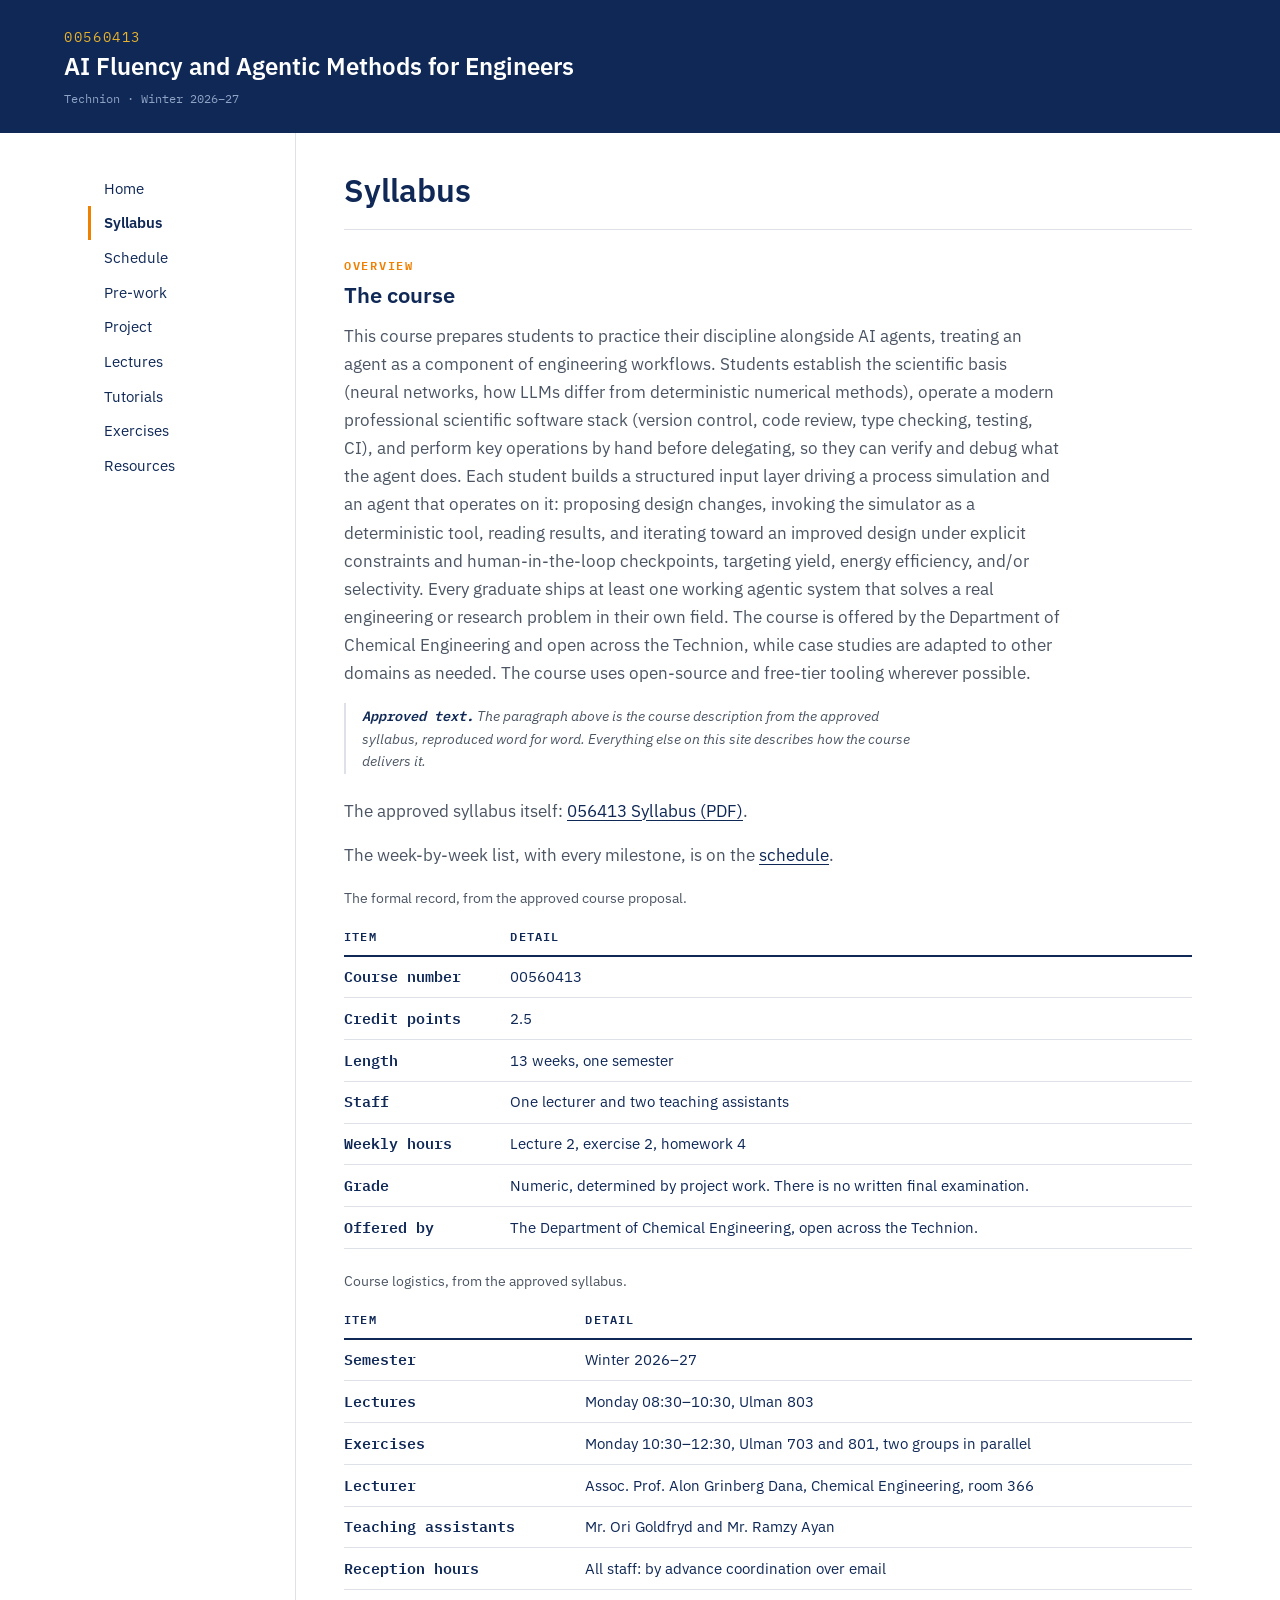
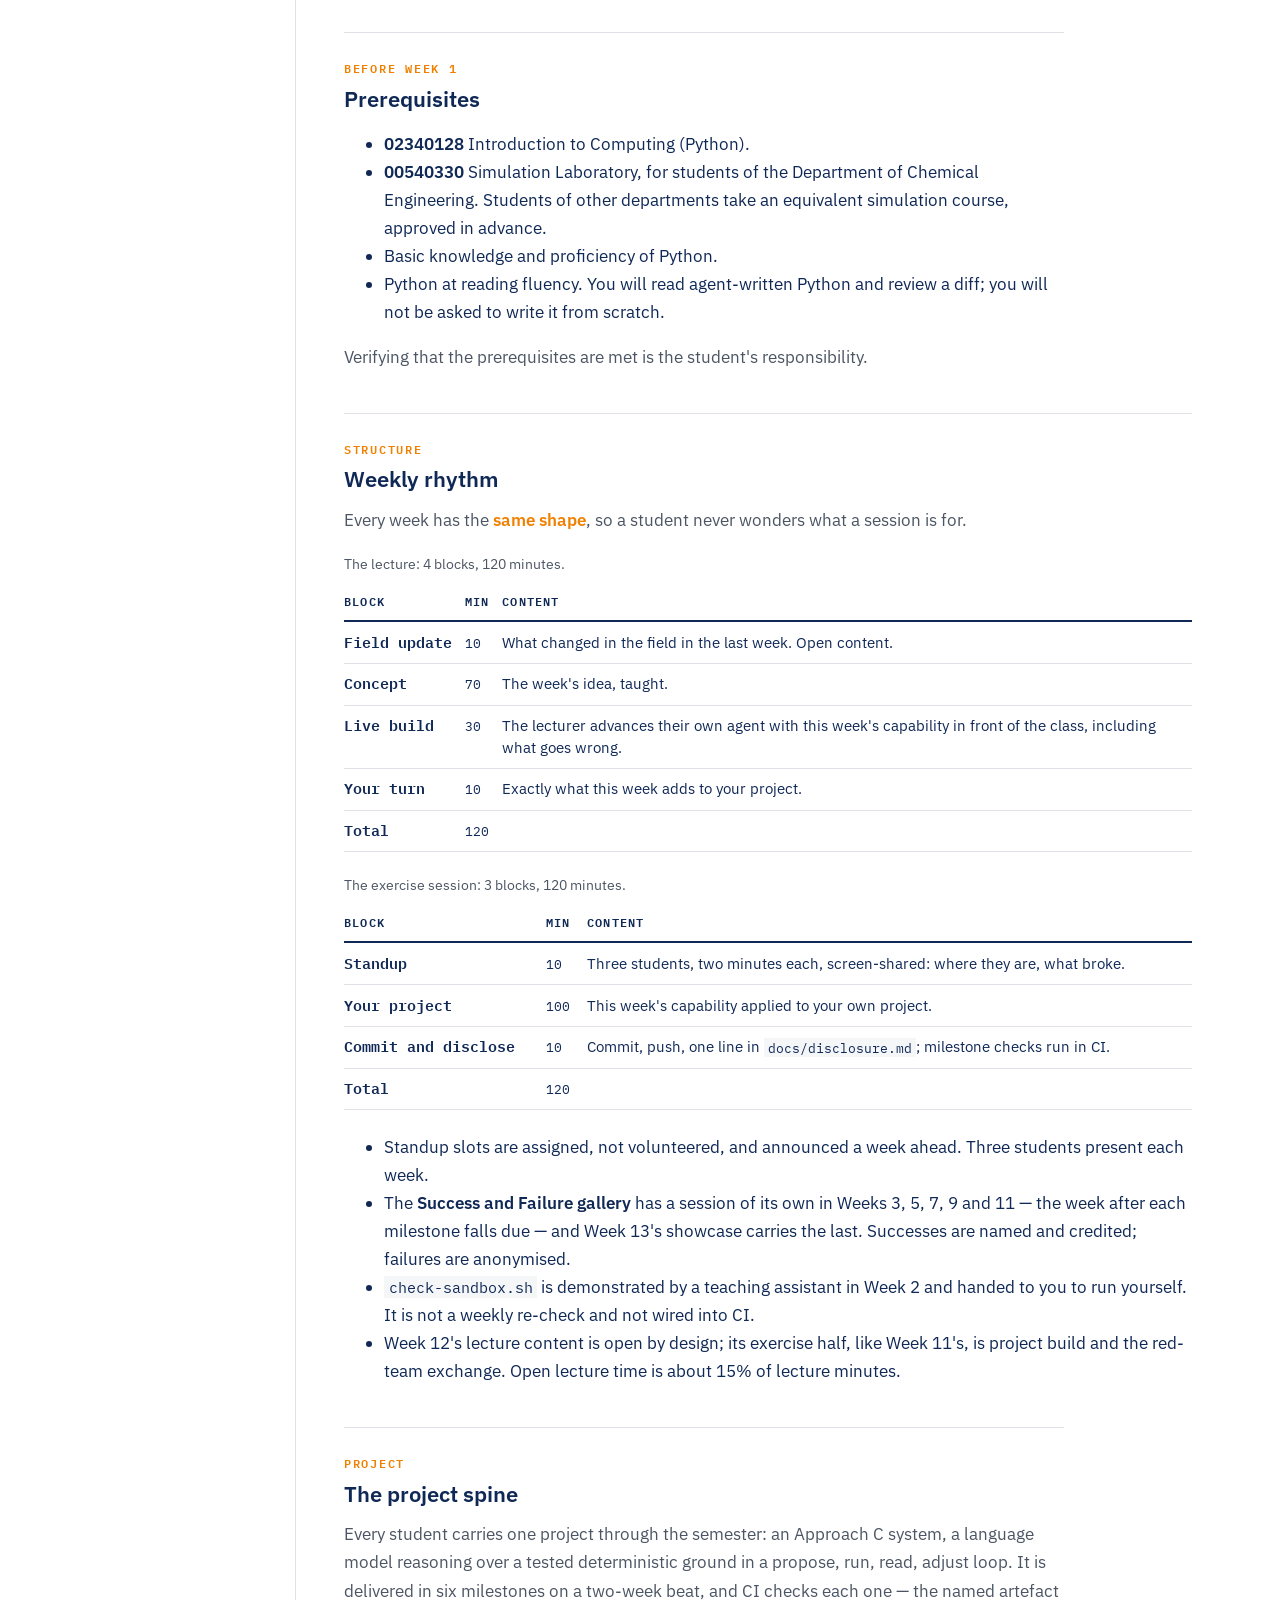
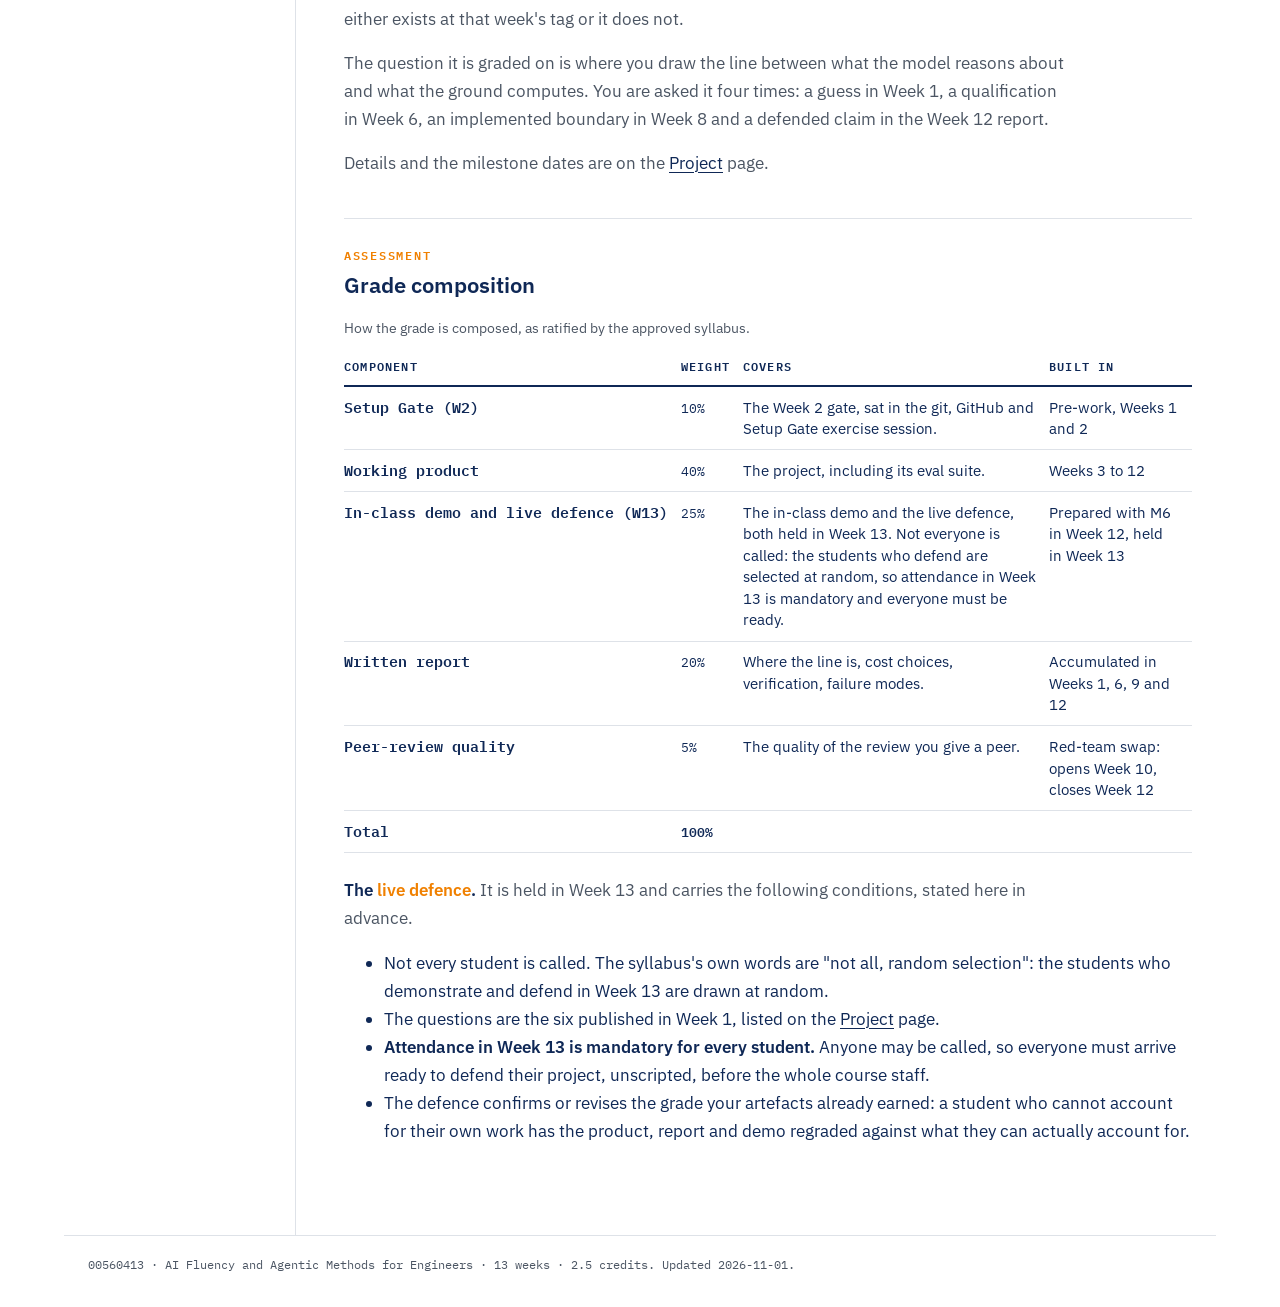
<file: syllabus/index.html>
<!DOCTYPE html>
<html lang="en">
<head>
<meta charset="utf-8">
<meta name="viewport" content="width=device-width, initial-scale=1">
<title>Syllabus · 00560413 AI Fluency and Agentic Methods for Engineers</title>
<link rel="stylesheet" href="../assets/site.css">
<link rel="icon" href="../assets/favicon.png" type="image/png" sizes="32x32">
<link rel="icon" href="../assets/favicon.svg" type="image/svg+xml">
</head>
<body>
<a class="skip" href="#main">Skip to content</a>
<header class="masthead">
<p class="course-no">00560413</p>
<p class="course-title">AI Fluency and Agentic Methods for Engineers</p>
<p class="course-sub">Technion · Winter 2026–27</p>
</header>
<div class="layout">
<nav aria-label="Site"><ul>
<li><a href="../index.html">Home</a></li>
<li><a href="../syllabus/index.html" aria-current="page">Syllabus</a></li>
<li><a href="../schedule/index.html">Schedule</a></li>
<li><a href="../prework/index.html">Pre-work</a></li>
<li><a href="../project/index.html">Project</a></li>
<li><a href="../lectures/index.html">Lectures</a></li>
<li><a href="../tutorials/index.html">Tutorials</a></li>
<li><a href="../exercises/index.html">Exercises</a></li>
<li><a href="../resources/index.html">Resources</a></li>
</ul></nav>
<main id="main">
<h1>Syllabus</h1>
<section id="course" aria-labelledby="course-h">
<p class="eyebrow">Overview</p>
<h2 id="course-h">The course</h2>
<p>This course prepares students to practice their discipline alongside AI agents, treating an agent as a component of engineering workflows. Students establish the scientific basis (neural networks, how LLMs differ from deterministic numerical methods), operate a modern professional scientific software stack (version control, code review, type checking, testing, CI), and perform key operations by hand before delegating, so they can verify and debug what the agent does. Each student builds a structured input layer driving a process simulation and an agent that operates on it: proposing design changes, invoking the simulator as a deterministic tool, reading results, and iterating toward an improved design under explicit constraints and human-in-the-loop checkpoints, targeting yield, energy efficiency, and/or selectivity. Every graduate ships at least one working agentic system that solves a real engineering or research problem in their own field. The course is offered by the Department of Chemical Engineering and open across the Technion, while case studies are adapted to other domains as needed. The course uses open-source and free-tier tooling wherever possible.</p>
<aside class="callout note"><p><strong class="label">Approved text.</strong> The paragraph above is the course description from the approved syllabus, reproduced word for word. Everything else on this site describes how the course delivers it.</p></aside>
<p>The approved syllabus itself: <a href="../assets/056413-Syllabus.pdf">056413 Syllabus (PDF)</a>.</p>
<p>The week-by-week list, with every milestone, is on the <a href="../schedule/index.html">schedule</a>.</p>
<div class="table-wrap"><table>
<caption>The formal record, from the approved course proposal.</caption>
<thead><tr>
<th scope="col">Item</th>
<th scope="col">Detail</th>
</tr></thead><tbody>
<tr>
<th scope="row">Course number</th>
<td>00560413</td>
</tr>
<tr>
<th scope="row">Credit points</th>
<td>2.5</td>
</tr>
<tr>
<th scope="row">Length</th>
<td>13 weeks, one semester</td>
</tr>
<tr>
<th scope="row">Staff</th>
<td>One lecturer and two teaching assistants</td>
</tr>
<tr>
<th scope="row">Weekly hours</th>
<td>Lecture 2, exercise 2, homework 4</td>
</tr>
<tr>
<th scope="row">Grade</th>
<td>Numeric, determined by project work. There is no written final examination.</td>
</tr>
<tr>
<th scope="row">Offered by</th>
<td>The Department of Chemical Engineering, open across the Technion.</td>
</tr>
</tbody></table></div>
<div class="table-wrap"><table>
<caption>Course logistics, from the approved syllabus.</caption>
<thead><tr>
<th scope="col">Item</th>
<th scope="col">Detail</th>
</tr></thead><tbody>
<tr>
<th scope="row">Semester</th>
<td>Winter 2026–27</td>
</tr>
<tr>
<th scope="row">Lectures</th>
<td>Monday 08:30–10:30, Ulman 803</td>
</tr>
<tr>
<th scope="row">Exercises</th>
<td>Monday 10:30–12:30, Ulman 703 and 801, two groups in parallel</td>
</tr>
<tr>
<th scope="row">Lecturer</th>
<td>Assoc. Prof. Alon Grinberg Dana, Chemical Engineering, room 366</td>
</tr>
<tr>
<th scope="row">Teaching assistants</th>
<td>Mr. Ori Goldfryd and Mr. Ramzy Ayan</td>
</tr>
<tr>
<th scope="row">Reception hours</th>
<td>All staff: by advance coordination over email</td>
</tr>
</tbody></table></div>
</section>
<section id="prereq" aria-labelledby="prereq-h">
<p class="eyebrow">Before Week 1</p>
<h2 id="prereq-h">Prerequisites</h2>
<ul><li><strong>02340128</strong> Introduction to Computing (Python).</li><li><strong>00540330</strong> Simulation Laboratory, for students of the Department of Chemical Engineering. Students of other departments take an equivalent simulation course, approved in advance.</li><li>Basic knowledge and proficiency of Python.</li><li>Python at reading fluency. You will read agent-written Python and review a diff; you will not be asked to write it from scratch.</li></ul>
<p>Verifying that the prerequisites are met is the student's responsibility.</p>
</section>
<section id="rhythm" aria-labelledby="rhythm-h">
<p class="eyebrow">Structure</p>
<h2 id="rhythm-h">Weekly rhythm</h2>
<p>Every week has the <span class="key">same shape</span>, so a student never wonders what a session is for.</p>
<div class="table-wrap"><table>
<caption>The lecture: 4 blocks, 120 minutes.</caption>
<thead><tr>
<th scope="col">Block</th>
<th scope="col">Min</th>
<th scope="col">Content</th>
</tr></thead><tbody>
<tr>
<th scope="row">Field update</th>
<td><span class="mono">10</span></td>
<td>What changed in the field in the last week. Open content.</td>
</tr>
<tr>
<th scope="row">Concept</th>
<td><span class="mono">70</span></td>
<td>The week's idea, taught.</td>
</tr>
<tr>
<th scope="row">Live build</th>
<td><span class="mono">30</span></td>
<td>The lecturer advances their own agent with this week's capability in front of the class, including what goes wrong.</td>
</tr>
<tr>
<th scope="row">Your turn</th>
<td><span class="mono">10</span></td>
<td>Exactly what this week adds to your project.</td>
</tr>
<tr>
<th scope="row"><strong>Total</strong></th>
<td><span class="mono">120</span></td>
<td></td>
</tr>
</tbody></table></div>
<div class="table-wrap"><table>
<caption>The exercise session: 3 blocks, 120 minutes.</caption>
<thead><tr>
<th scope="col">Block</th>
<th scope="col">Min</th>
<th scope="col">Content</th>
</tr></thead><tbody>
<tr>
<th scope="row">Standup</th>
<td><span class="mono">10</span></td>
<td>Three students, two minutes each, screen-shared: where they are, what broke.</td>
</tr>
<tr>
<th scope="row">Your project</th>
<td><span class="mono">100</span></td>
<td>This week's capability applied to your own project.</td>
</tr>
<tr>
<th scope="row">Commit and disclose</th>
<td><span class="mono">10</span></td>
<td>Commit, push, one line in <code>docs/disclosure.md</code>; milestone checks run in CI.</td>
</tr>
<tr>
<th scope="row"><strong>Total</strong></th>
<td><span class="mono">120</span></td>
<td></td>
</tr>
</tbody></table></div>
<ul><li>Standup slots are assigned, not volunteered, and announced a week ahead. Three students present each week.</li><li>The <strong>Success and Failure gallery</strong> has a session of its own in Weeks 3, 5, 7, 9 and 11 — the week after each milestone falls due — and Week 13's showcase carries the last. Successes are named and credited; failures are anonymised.</li><li><code>check-sandbox.sh</code> is demonstrated by a teaching assistant in Week 2 and handed to you to run yourself. It is not a weekly re-check and not wired into CI.</li><li>Week 12's lecture content is open by design; its exercise half, like Week 11's, is project build and the red-team exchange. Open lecture time is about 15% of lecture minutes.</li></ul>
</section>
<section id="spine" aria-labelledby="spine-h">
<p class="eyebrow">Project</p>
<h2 id="spine-h">The project spine</h2>
<p>Every student carries one project through the semester: an Approach C system, a language model reasoning over a tested deterministic ground in a propose, run, read, adjust loop. It is delivered in six milestones on a two-week beat, and CI checks each one — the named artefact either exists at that week's tag or it does not.</p>
<p>The question it is graded on is where you draw the line between what the model reasons about and what the ground computes. You are asked it four times: a guess in Week 1, a qualification in Week 6, an implemented boundary in Week 8 and a defended claim in the Week 12 report.</p>
<p>Details and the milestone dates are on the <a href="../project/index.html">Project</a> page.</p>
</section>
<section id="grades" aria-labelledby="grades-h">
<p class="eyebrow">Assessment</p>
<h2 id="grades-h">Grade composition</h2>
<div class="table-wrap"><table>
<caption>How the grade is composed, as ratified by the approved syllabus.</caption>
<thead><tr>
<th scope="col">Component</th>
<th scope="col">Weight</th>
<th scope="col">Covers</th>
<th scope="col">Built in</th>
</tr></thead><tbody>
<tr>
<th scope="row">Setup Gate (W2)</th>
<td><span class="mono">10%</span></td>
<td>The Week 2 gate, sat in the git, GitHub and Setup Gate exercise session.</td>
<td>Pre-work, Weeks 1 and 2</td>
</tr>
<tr>
<th scope="row">Working product</th>
<td><span class="mono">40%</span></td>
<td>The project, including its eval suite.</td>
<td>Weeks 3 to 12</td>
</tr>
<tr>
<th scope="row">In-class demo and live defence (W13)</th>
<td><span class="mono">25%</span></td>
<td>The in-class demo and the live defence, both held in Week 13. Not everyone is called: the students who defend are selected at random, so attendance in Week 13 is mandatory and everyone must be ready.</td>
<td>Prepared with M6 in Week 12, held in Week 13</td>
</tr>
<tr>
<th scope="row">Written report</th>
<td><span class="mono">20%</span></td>
<td>Where the line is, cost choices, verification, failure modes.</td>
<td>Accumulated in Weeks 1, 6, 9 and 12</td>
</tr>
<tr>
<th scope="row">Peer-review quality</th>
<td><span class="mono">5%</span></td>
<td>The quality of the review you give a peer.</td>
<td>Red-team swap: opens Week 10, closes Week 12</td>
</tr>
<tr>
<th scope="row"><strong>Total</strong></th>
<td><strong class="mono">100%</strong></td>
<td></td>
<td></td>
</tr>
</tbody></table></div>
<p><strong>The <span class="key">live defence</span>.</strong> It is held in Week 13 and carries the following conditions, stated here in advance.</p>
<ul><li>Not every student is called. The syllabus's own words are "not all, random selection": the students who demonstrate and defend in Week 13 are drawn at random.</li><li>The questions are the six published in Week 1, listed on the <a href="../project/index.html">Project</a> page.</li><li><strong>Attendance in Week 13 is mandatory for every student.</strong> Anyone may be called, so everyone must arrive ready to defend their project, unscripted, before the whole course staff.</li><li>The defence confirms or revises the grade your artefacts already earned: a student who cannot account for their own work has the product, report and demo regraded against what they can actually account for.</li></ul>
</section>
</main>
</div>
<footer>
<p>00560413 · AI Fluency and Agentic Methods for Engineers · 13 weeks · 2.5 credits. Updated 2026-11-01.</p>
</footer>
</body>
</html>
</file>
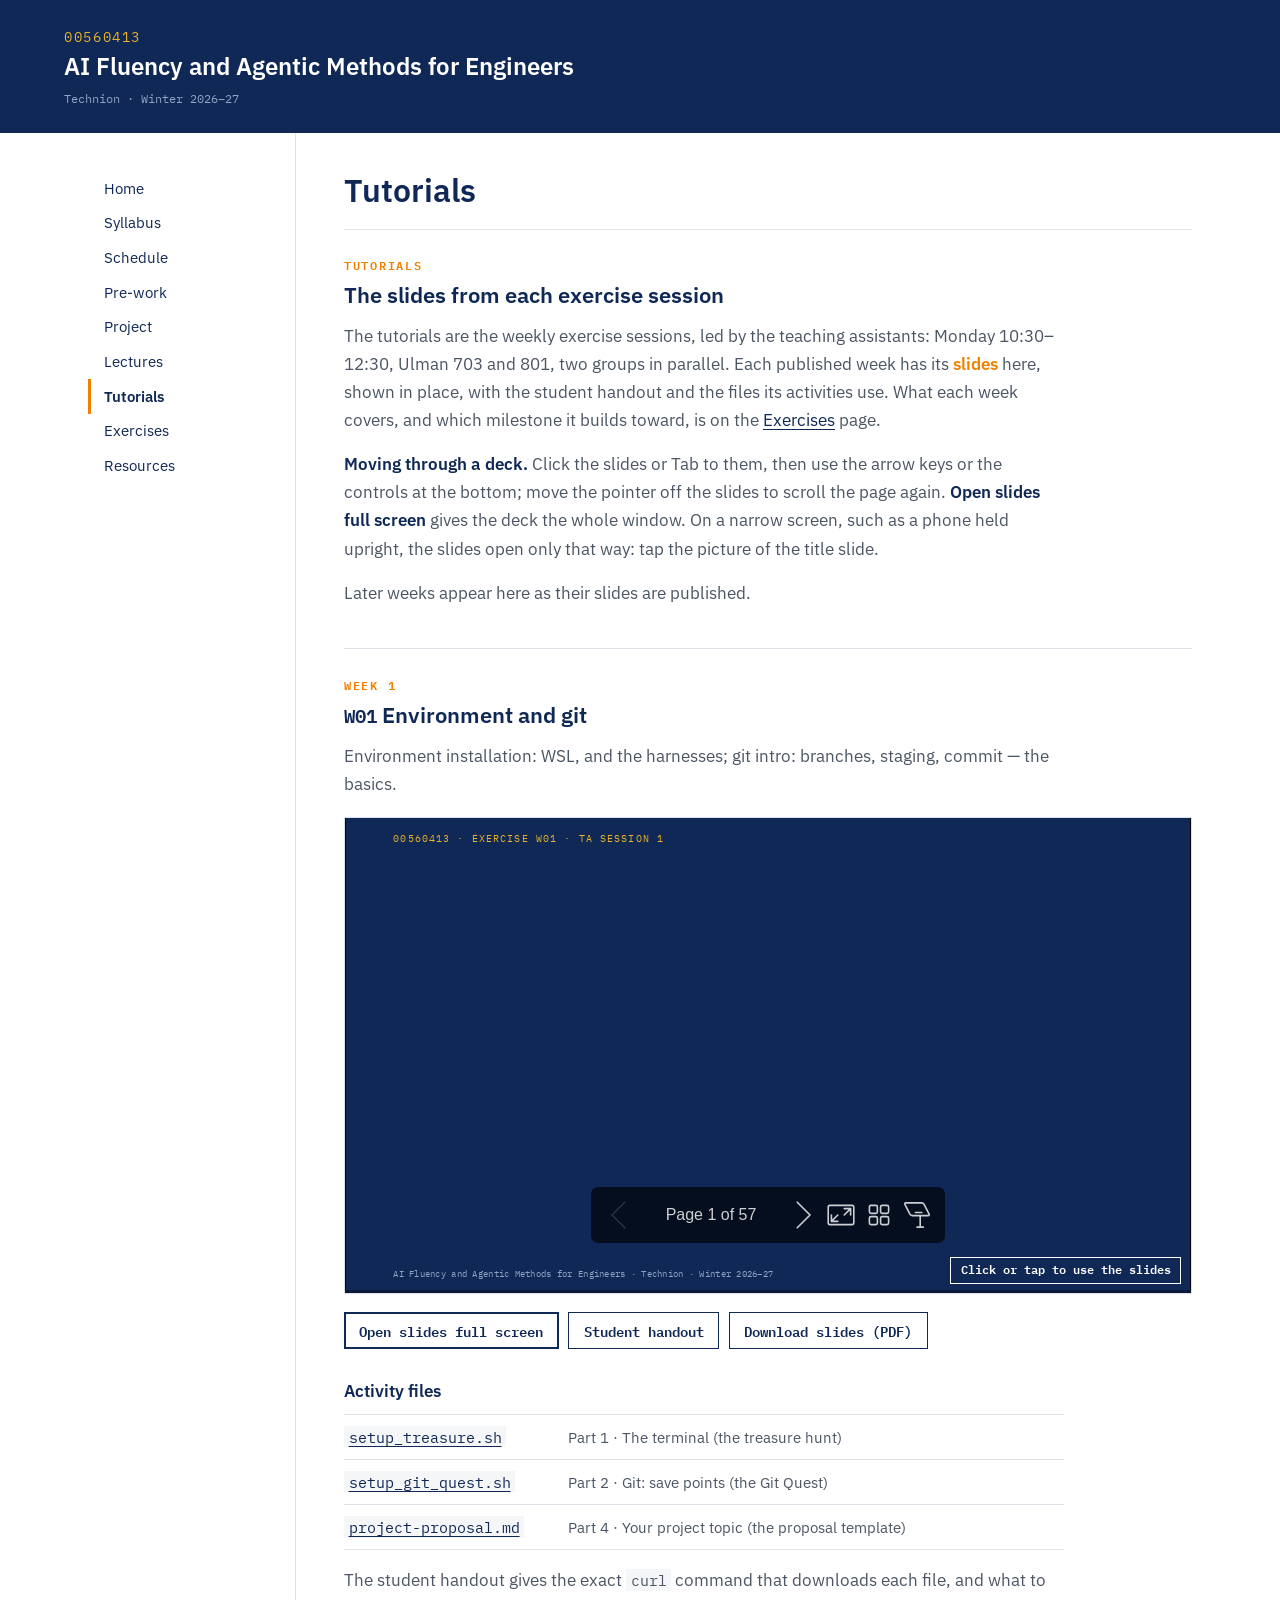
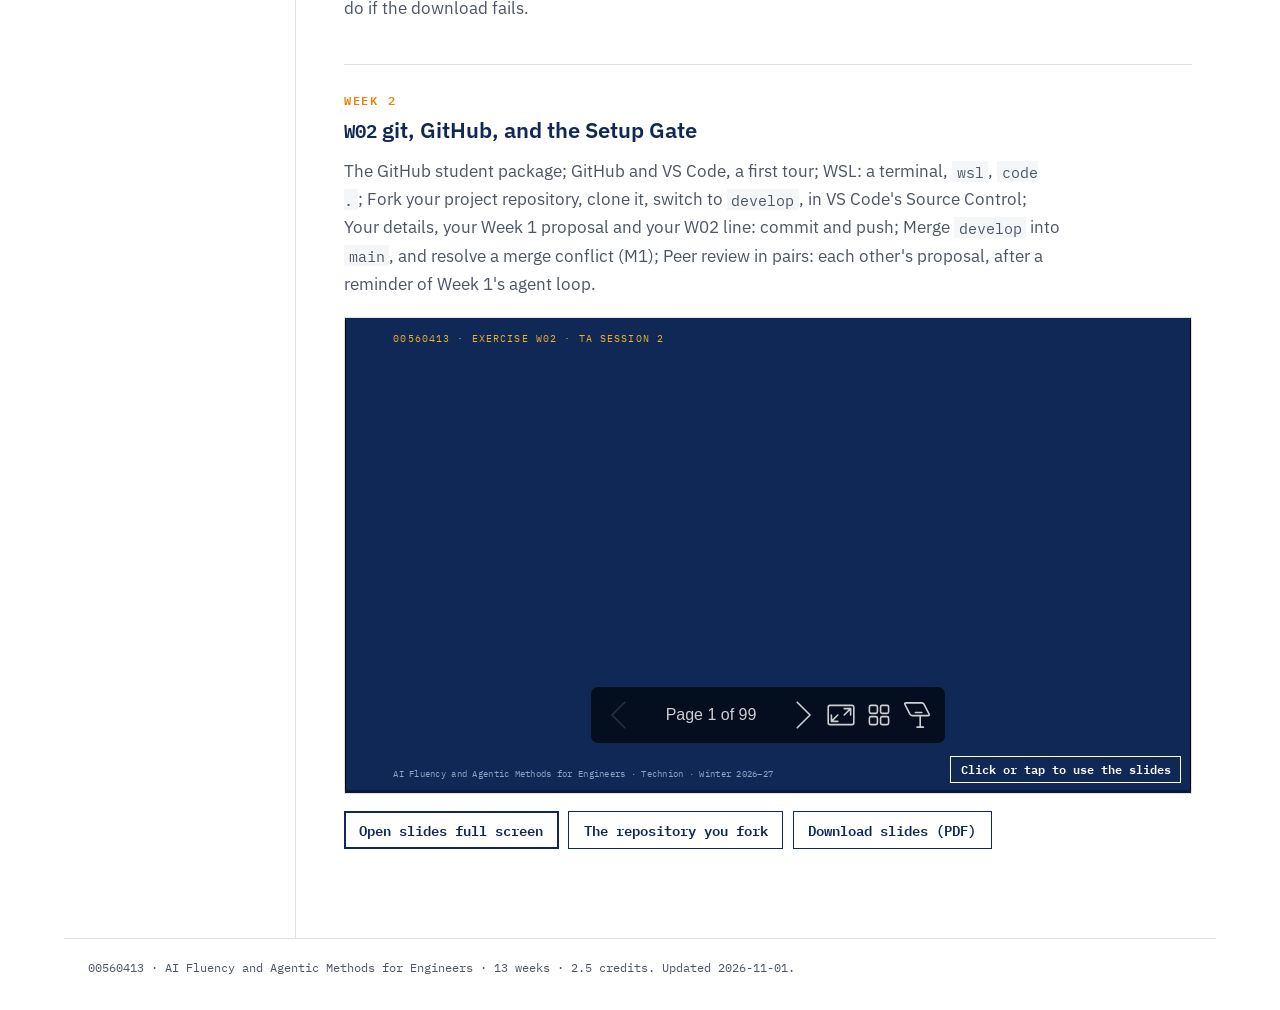
<file: tutorials/index.html>
<!DOCTYPE html>
<html lang="en">
<head>
<meta charset="utf-8">
<meta name="viewport" content="width=device-width, initial-scale=1">
<title>Tutorials · 00560413 AI Fluency and Agentic Methods for Engineers</title>
<link rel="stylesheet" href="../assets/site.css">
<link rel="icon" href="../assets/favicon.png" type="image/png" sizes="32x32">
<link rel="icon" href="../assets/favicon.svg" type="image/svg+xml">
</head>
<body>
<a class="skip" href="#main">Skip to content</a>
<header class="masthead">
<p class="course-no">00560413</p>
<p class="course-title">AI Fluency and Agentic Methods for Engineers</p>
<p class="course-sub">Technion · Winter 2026–27</p>
</header>
<div class="layout">
<nav aria-label="Site"><ul>
<li><a href="../index.html">Home</a></li>
<li><a href="../syllabus/index.html">Syllabus</a></li>
<li><a href="../schedule/index.html">Schedule</a></li>
<li><a href="../prework/index.html">Pre-work</a></li>
<li><a href="../project/index.html">Project</a></li>
<li><a href="../lectures/index.html">Lectures</a></li>
<li><a href="../tutorials/index.html" aria-current="page">Tutorials</a></li>
<li><a href="../exercises/index.html">Exercises</a></li>
<li><a href="../resources/index.html">Resources</a></li>
</ul></nav>
<main id="main">
<h1>Tutorials</h1>
<section id="tutorials" class="tutorials-intro" aria-labelledby="tutorials-h">
<p class="eyebrow">Tutorials</p>
<h2 id="tutorials-h">The slides from each exercise session</h2>
<p>The tutorials are the weekly exercise sessions, led by the teaching assistants: Monday 10:30–12:30, Ulman 703 and 801, two groups in parallel. Each published week has its <span class="key">slides</span> here, shown in place, with the student handout and the files its activities use. What each week covers, and which milestone it builds toward, is on the <a href="../exercises/index.html">Exercises</a> page.</p>
<p><strong>Moving through a deck.</strong> Click the slides or Tab to them, then use the arrow keys or the controls at the bottom; move the pointer off the slides to scroll the page again. <strong>Open slides full screen</strong> gives the deck the whole window. On a narrow screen, such as a phone held upright, the slides open only that way: tap the picture of the title slide.</p>
<p>Later weeks appear here as their slides are published.</p>
</section>
<section id="w01" class="tutorial" aria-labelledby="w01-h">
<p class="eyebrow">Week 1</p>
<h2 id="w01-h"><span class="mono">W01</span> Environment and git</h2>
<p class="tut-covers">Environment installation: WSL, and the harnesses; git intro: branches, staging, commit — the basics.</p>
<figure class="deck">
<a class="deck-still" href="../exercises/w01/W01-slides.html"><img src="w01-title.jpg" width="800" height="450" loading="lazy" alt="Title slide of the Week 1 deck, Your workspace: Terminal, Git, your development environment; the session's four parts, terminal, git, the agent and project, on one line; the agent loop of think, request, run and report, with you directing, approving, verifying and deciding"><span class="deck-still-cta">Open slides</span></a>
<div class="deck-frame"><iframe src="../exercises/w01/W01-slides.html" title="Week 1 slides: Your workspace" loading="lazy" allow="fullscreen"></iframe></div>
</figure>
<ul class="tut-actions">
<li><a class="btn primary" href="../exercises/w01/W01-slides.html">Open slides full screen</a></li>
<li><a class="btn" href="../exercises/w01/W01-student.html">Student handout</a></li>
<li><a class="btn" href="../exercises/w01/W01-slides.pdf" download>Download slides (PDF)</a></li>
</ul>
<h3 id="w01-files">Activity files</h3>
<ul class="tut-files">
<li><a href="../exercises/w01/setup_treasure.sh"><code>setup_treasure.sh</code></a><span>Part 1 · The terminal (the treasure hunt)</span></li>
<li><a href="../exercises/w01/setup_git_quest.sh"><code>setup_git_quest.sh</code></a><span>Part 2 · Git: save points (the Git Quest)</span></li>
<li><a href="../exercises/w01/project-proposal.md"><code>project-proposal.md</code></a><span>Part 4 · Your project topic (the proposal template)</span></li>
</ul>
<p>The student handout gives the exact <code>curl</code> command that downloads each file, and what to do if the download fails.</p>
</section>
<section id="w02" class="tutorial" aria-labelledby="w02-h">
<p class="eyebrow">Week 2</p>
<h2 id="w02-h"><span class="mono">W02</span> git, GitHub, and the Setup Gate</h2>
<p class="tut-covers">The GitHub student package; GitHub and VS Code, a first tour; WSL: a terminal, <code>wsl</code>, <code>code .</code>; Fork your project repository, clone it, switch to <code>develop</code>, in VS Code's Source Control; Your details, your Week 1 proposal and your W02 line: commit and push; Merge <code>develop</code> into <code>main</code>, and resolve a merge conflict (M1); Peer review in pairs: each other's proposal, after a reminder of Week 1's agent loop.</p>
<figure class="deck">
<a class="deck-still" href="../exercises/w02/W02-slides.html"><img src="w02-title.jpg" width="800" height="450" loading="lazy" alt="Title slide of the Week 2 deck, From your laptop to GitHub: Exercise, Week 02, Monday 9 November, 10:30 to 12:20"><span class="deck-still-cta">Open slides</span></a>
<div class="deck-frame"><iframe src="../exercises/w02/W02-slides.html" title="Week 2 slides: From your laptop to GitHub" loading="lazy" allow="fullscreen"></iframe></div>
</figure>
<ul class="tut-actions">
<li><a class="btn primary" href="../exercises/w02/W02-slides.html">Open slides full screen</a></li>
<li><a class="btn" href="https://github.com/RamzyAyan/ai-fluency-project">The repository you fork</a></li>
<li><a class="btn" href="../exercises/w02/W02-slides.pdf" download>Download slides (PDF)</a></li>
</ul>
</section>
</main>
</div>
<footer>
<p>00560413 · AI Fluency and Agentic Methods for Engineers · 13 weeks · 2.5 credits. Updated 2026-11-01.</p>
</footer>
<script>
/* The embedded decks. Each deck turns slides on the mouse wheel and on swipes, so until the reader
   chooses to use it, a transparent cover takes the pointer and scrolling passes to the page
   (.is-inert in site.css). Clicking the cover, or tabbing into the deck, hands it the pointer and
   the keyboard; moving the mouse off it, or pressing anywhere on the page, gives scrolling back.
   Browsers do not report focus inside an iframe to the page's CSS, so the frame that holds
   keyboard focus is also marked .is-focused for its outline. Without this script the frames
   are plain iframes and the links below them still work. A link inside a deck opens in the
   whole window because the deck source gives it target="_top"; nothing here re-targets it. */
(function(){
  var frames=[].slice.call(document.querySelectorAll('.deck-frame'));
  function rest(d){d.classList.add('is-inert');}
  function restAll(){frames.forEach(rest);}
  function mark(){
    var a=document.activeElement;
    frames.forEach(function(d){
      var held=d.contains(a)&&a.tagName==='IFRAME';
      d.classList.toggle('is-focused',held);
      if(held){d.classList.remove('is-inert');}
    });
  }
  frames.forEach(function(d){
    var f=d.querySelector('iframe');
    if(!f){return;}
    var c=document.createElement('div');
    c.className='deck-cover';
    c.setAttribute('aria-hidden','true');
    c.innerHTML='<span>Click or tap to use the slides</span>';
    c.addEventListener('click',function(){
      d.classList.remove('is-inert');
      try{f.focus();f.contentWindow.focus();}catch(e){}
    });
    d.appendChild(c);
    rest(d);
  });
  /* Events on the page itself are, by definition, outside every deck's document. */
  document.addEventListener('pointerdown',function(e){
    if(!(e.target.closest&&e.target.closest('.deck-cover'))){restAll();}
  });
  document.addEventListener('pointerover',function(e){
    if(e.pointerType==='mouse'&&!(e.target.closest&&e.target.closest('.deck-frame'))){restAll();}
  });
  document.addEventListener('focusin',function(e){
    if(e.target.tagName==='IFRAME'){mark();}else{restAll();mark();}
  });
  window.addEventListener('blur',function(){setTimeout(mark,0);});
  window.addEventListener('focus',function(){restAll();mark();});
})();
</script>
</body>
</html>
</file>
<file: assets/site.css>
/* Fonts: IBM Plex (OFL), self-hosted. */
@font-face{font-family:"IBM Plex Sans";font-style:normal;font-weight:400;font-display:swap;src:url("fonts/ibm-plex-sans-latin-400-normal.woff2") format("woff2")}
@font-face{font-family:"IBM Plex Sans";font-style:italic;font-weight:400;font-display:swap;src:url("fonts/ibm-plex-sans-latin-400-italic.woff2") format("woff2")}
@font-face{font-family:"IBM Plex Sans";font-style:normal;font-weight:600;font-display:swap;src:url("fonts/ibm-plex-sans-latin-600-normal.woff2") format("woff2")}
@font-face{font-family:"IBM Plex Mono";font-style:normal;font-weight:400;font-display:swap;src:url("fonts/ibm-plex-mono-latin-400-normal.woff2") format("woff2")}
@font-face{font-family:"IBM Plex Mono";font-style:normal;font-weight:600;font-display:swap;src:url("fonts/ibm-plex-mono-latin-600-normal.woff2") format("woff2")}

:root{
  --navy:#0F2856; --deep-navy:#0A1A38; --white:#FFFFFF; --gold:#E8B22A;
  --orange:#F08000; --green:#2C7A3E; --crimson:#B11E2E; --steel:#8FA3C4;
  --body-gray:#4B5563; --muted:#9AA1AC; --hairline:#DEE2E8; --panel:#F5F6F8;
  --sans:"IBM Plex Sans",system-ui,-apple-system,"Segoe UI",Helvetica,Arial,sans-serif;
  --mono:"IBM Plex Mono",ui-monospace,"SF Mono",Menlo,Consolas,"Liberation Mono",monospace;
  --measure:72ch; --nav:13rem;
  /* SVG theme; overridden in print */
  --svg-fg:#FFFFFF; --svg-sub:var(--steel); --svg-line:var(--steel); --svg-accent:var(--gold);
}
*{box-sizing:border-box}
html{font-size:100%;-webkit-text-size-adjust:100%}
body{margin:0;background:var(--white);color:var(--navy);font-family:var(--sans);font-size:1.0625rem;line-height:1.65}
.skip{position:absolute;left:.5rem;top:-4rem;background:var(--white);color:var(--navy);border:2px solid var(--navy);padding:.4rem .8rem;z-index:10;font-family:var(--mono);font-size:.85rem}
.skip:focus{top:.5rem}
a{color:var(--navy);text-decoration:underline;text-decoration-thickness:1px;text-underline-offset:.18em}
a:hover{text-decoration-thickness:2px}
a:focus-visible{outline:2px solid var(--orange);outline-offset:2px}
code,.mono{font-family:var(--mono);font-size:.9em}
code{background:var(--panel);padding:.05em .3em}

/* Masthead: the navy band */
.masthead{background:var(--navy);padding:1.6rem max(1.5rem,calc((100vw - 72rem)/2)) 1.5rem}
.masthead p{margin:0}
.course-no{font-family:var(--mono);font-size:.85rem;letter-spacing:.12em;color:var(--gold)}
.course-title{font-size:1.5rem;font-weight:600;line-height:1.3;color:var(--white);margin-top:.2rem!important}
.course-sub{font-family:var(--mono);font-size:.78rem;color:var(--steel);margin-top:.35rem!important}

/* Layout */
.layout{display:grid;grid-template-columns:var(--nav) minmax(0,1fr);max-width:72rem;margin:0 auto;padding:0 1.5rem}
nav{border-right:1px solid var(--hairline);padding:2.4rem 1rem 2rem 0}
nav ul{list-style:none;margin:0;padding:0;position:sticky;top:1.5rem}
nav li{margin:0}
nav a,nav .pending{display:block;padding:.3rem 0 .3rem .8rem;border-left:3px solid transparent;text-decoration:none;font-size:.95rem}
nav a:hover{text-decoration:underline}
nav a[aria-current]{font-weight:600;border-left-color:var(--orange)}
nav .pending{color:var(--body-gray)}
nav small{font-family:var(--mono);font-size:.7rem}
main{padding:2.4rem 0 3rem 3rem;min-width:0}
main>*{max-width:var(--measure)}
main>.band,main>section:has(table){max-width:none}

h1{font-size:2rem;line-height:1.2;font-weight:600;margin:0 0 1.2rem;max-width:26ch}
h2{font-size:1.35rem;line-height:1.3;font-weight:600;margin:0 0 .8rem}
section{margin:0 0 2.6rem;padding-top:1.6rem;border-top:1px solid var(--hairline)}
section>p,section>aside{max-width:var(--measure)}
p{margin:0 0 1rem;color:var(--body-gray)}
strong{color:var(--navy);font-weight:600}
.eyebrow{font-family:var(--mono);font-size:.78rem;font-weight:600;letter-spacing:.14em;text-transform:uppercase;color:var(--orange);margin:0 0 .35rem}
.key{color:var(--orange);font-weight:600}

/* Callout: text colour and a hairline rule, no filled box */
.callout{border-left:2px solid var(--hairline);padding:.1rem 0 .1rem 1rem;margin:1.4rem 0}
.callout p{margin:0}
.callout .label{font-family:var(--mono);font-size:.85rem}
.callout.good .label{color:var(--green)}
.callout.warn .label{color:var(--crimson)}

/* Figures */
figure{margin:0}
figcaption{font-size:.88rem;color:var(--body-gray);margin-top:.8rem;max-width:var(--measure)}
.fignum{font-family:var(--mono);font-size:.8rem;color:var(--muted);margin-right:.5rem}
.band{background:var(--deep-navy);margin:2.6rem calc(-1 * 3rem) 2.6rem calc(-1 * 3rem);padding:2.2rem 3rem}
.band-inner{max-width:48rem}
.band figcaption{color:var(--steel)}
svg.loop{display:block;width:100%;height:auto;font-family:var(--mono)}
.loop .node rect{fill:none;stroke:var(--svg-line);stroke-width:1}
.loop .node.ground rect{stroke:var(--svg-accent);stroke-width:2}
.loop .tag{font-size:11px;letter-spacing:.1em;fill:var(--svg-sub)}
.loop .ground .tag{fill:var(--svg-accent)}
.loop .name{font-size:15px;font-weight:600;fill:var(--svg-fg)}
.loop .sub{font-size:11px;fill:var(--svg-sub)}
.loop .arrow{fill:none;stroke:var(--svg-line);stroke-width:1.5}
.loop .head{fill:var(--svg-line)}
.loop .alabel{font-size:11px;fill:var(--svg-sub)}
.loop .centre{font-size:14px;font-weight:600;letter-spacing:.14em;fill:var(--svg-accent)}
.loop .centre-sub{font-size:11px;fill:var(--svg-sub)}
/* The human marks, in orange: the one colour in the figure that is not the machine's. */
.loop .you .tag{fill:var(--orange);font-weight:600}
.loop .you .role{font-family:var(--sans);font-size:13px;fill:var(--svg-fg)}
.loop .you .arrow{stroke:var(--orange)}
.loop .you-head,.loop .gate{fill:var(--orange)}

/* Tables */
.table-wrap{overflow-x:auto;margin:1.2rem 0 1.4rem}
table{border-collapse:collapse;width:100%;font-size:.93rem;line-height:1.45}
caption{caption-side:top;text-align:left;font-size:.88rem;color:var(--body-gray);padding-bottom:.6rem;max-width:var(--measure)}
th,td{text-align:left;vertical-align:top;padding:.6rem .8rem .6rem 0;border-bottom:1px solid var(--hairline)}
thead th{font-family:var(--mono);font-size:.75rem;font-weight:600;letter-spacing:.1em;text-transform:uppercase;border-bottom:2px solid var(--navy);color:var(--navy)}
tbody th{font-family:var(--mono);font-weight:600;white-space:nowrap}
tr.hl>*{background:var(--panel)}
tr.hl>:first-child{padding-left:.6rem}
tr.hl>th:first-child{border-left:3px solid var(--navy)}
.note{display:block;font-size:.85rem;color:var(--body-gray);font-style:italic;margin-top:.15rem}
.none{color:var(--body-gray)}
table.schedule td:nth-child(2){width:30%}
table.schedule td:nth-child(3){width:20%}
table.schedule tr.open td:nth-child(2) strong{font-family:var(--mono)}
tr.open>*{border-bottom-style:dashed}

footer{border-top:1px solid var(--hairline);max-width:72rem;margin:0 auto;padding:1.2rem 1.5rem 2rem}
footer p{font-family:var(--mono);font-size:.75rem;color:var(--body-gray);margin:0}

/* ---- Hero: Gracie -------------------------------------------------------
   Small on purpose. A hairline rule and a panel tint, no filled colour block:
   the house rule is that meaning travels in the text, and a hero that shouts
   would be the first thing on the site to break it. */
/* Gold, not orange, for the rule. Orange already means "you are here" in the nav and marks the
   one key term per section; spending it on decoration would blunt it. Gold ties the rule to
   Gracie's own voice bars, which is the only thing in the hero it should be pointing at. */
.hero{display:flex;align-items:center;gap:1.4rem;margin:0 0 2.6rem;padding:1.1rem 1.3rem;
      background:var(--panel);border-left:3px solid var(--gold)}
.hero-art{flex:0 0 auto;line-height:0}
.hero-copy{min-width:0}
.hero-lead{font-size:1.18rem;line-height:1.35;margin:0!important;color:var(--navy)}
.hero-sub{font-size:.95rem;line-height:1.55;margin:.45rem 0 0!important;color:var(--body-gray)}
.hero-sub b{color:var(--navy)}

.gracie{width:104px;height:auto;display:block}
/* Gracie's mark is drawn with strokes, like the master icon: pills, not slabs. */
.g-bar{fill:none;stroke:var(--navy);stroke-width:6.2}
.g-bar-2{stroke:var(--gold)}
/* The bars breathe. `fill-box` puts each bar's origin at its own centre, so the row grows
   about the shared centre line the way the logo is built; `non-scaling-stroke` on the rects
   keeps the outline from fattening as they scale, which is what would make a traced logo stop
   looking like the logo. Phases are offset so it reads as a voice and not a heartbeat. */
.g-bar{transform-box:fill-box;transform-origin:50% 50%;
       animation:g-talk 1.2s linear infinite}

/* Why this is a sampled sine on `linear` and not two keyframes on `ease-in-out alternate`,
   which is what it was until 2026-10-26 and read as if the animation kept lagging:
   `ease-in-out` leaves AND arrives at zero velocity, and `alternate` makes the next swing
   start from that same stopped end, so the two flat parts meet and every bar visibly holds
   still at the top and at the bottom of each swing. Five bars each stalling twice a cycle is
   the stutter, and no amount of re-timing a two-keyframe alternate removes it, because the
   dwell is the timing function's shape rather than its duration.
   A sine never stops; it only reverses. These are its values at eighths of a turn, which
   `linear` then joins with straight segments. Eighths on purpose: the peak lands exactly on
   the 25% keyframe and the trough on 75%, so neither extreme sits between two equal samples
   where linear interpolation would reintroduce the flat spot this is here to remove. */
@keyframes g-talk{
  0%     {transform:scaleY(.890)}
  12.5%  {transform:scaleY(.968)}
  25%    {transform:scaleY(1)}
  37.5%  {transform:scaleY(.968)}
  50%    {transform:scaleY(.890)}
  62.5%  {transform:scaleY(.812)}
  75%    {transform:scaleY(.780)}
  87.5%  {transform:scaleY(.812)}
  100%   {transform:scaleY(.890)}
}
/* Floor at .78, not lower. This is a brand mark before it is a toy: at .62 the two short outer
   pills collapse to circles and the thing stops being Gracie's logo while it moves. The sine
   is centred on .89 so that floor and a ceiling of 1 are the two ends of one swing. */

/* Five close-but-unequal periods rather than one period with five offsets. With a shared
   period the whole row re-synchronises on every cycle and the eye catches the repeat, which
   is the other thing that makes a loop look mechanical. These do not share a common multiple
   worth noticing, so the row keeps rearranging itself. The negative delays start each bar
   mid-swing, so nothing lines up at load either. */
.g-bar-0{animation-duration:1.13s;animation-delay:-.81s}
.g-bar-1{animation-duration:1.31s;animation-delay:-.29s}
.g-bar-2{animation-duration:1.19s;animation-delay:-.62s}
.g-bar-3{animation-duration:1.37s;animation-delay:-.11s}
.g-bar-4{animation-duration:1.07s;animation-delay:-.47s}

@media (prefers-reduced-motion:reduce){
  .g-bar{animation:none;transform:none}
}

@media (max-width:52rem){
  .layout{display:block}
  nav{border-right:0;border-bottom:1px solid var(--hairline);padding:1rem 0}
  nav ul{position:static;display:flex;flex-wrap:wrap;gap:0 1.2rem}
  nav a,nav .pending{border-left:0;border-bottom:3px solid transparent;padding:.3rem 0}
  nav a[aria-current]{border-bottom-color:var(--orange)}
  main{padding:1.6rem 0 2rem}
  .band{margin-left:-1.5rem;margin-right:-1.5rem;padding:1.6rem 1.5rem}
  .masthead{padding-left:1.5rem;padding-right:1.5rem}
  .table-wrap table{min-width:40rem}
  .hero{gap:1rem;padding:1rem}
  .gracie{width:64px}
  .hero-lead{font-size:1.05rem}
}

@media print{
  @page{size:A4;margin:16mm 14mm}
  :root{--svg-fg:#0F2856;--svg-sub:#4B5563;--svg-line:#0F2856;--svg-accent:#0F2856}
  body{font-size:10pt;line-height:1.45;color:#000}
  .skip,nav{display:none}
  .masthead{background:none;padding:0 0 .6rem;border-bottom:1.5pt solid var(--navy)}
  .course-no,.course-title,.course-sub{color:var(--navy)}
  .layout{display:block;padding:0;max-width:none}
  main{padding:1rem 0}
  main>*,main>section:has(table){max-width:none}
  .band{background:none;margin:1rem 0;padding:0;border-top:1px solid var(--hairline);border-bottom:1px solid var(--hairline)}
  .band-inner{max-width:none;padding:1rem 0}
  .band figcaption{color:var(--body-gray)}
  a{color:var(--navy)}
  main a[href]::after{content:" (" attr(href) ")";font-family:var(--mono);font-size:.8em;color:var(--body-gray);word-break:break-all}
  section,tr,figure{break-inside:avoid}
  h1,h2{break-after:avoid}
  .table-wrap{overflow:visible}
  table{font-size:8.5pt}
  .table-wrap table{min-width:0}
  tr.hl>*{background:none}
  tr.hl>th:first-child{border-left:3px solid #000}
  thead{display:table-header-group}
  footer{padding:.6rem 0 0}
}

/* ---- Tutorials page (added 2026-10-30) ----------------------------------
   Scoped to new classes only; nothing above is restyled. Same house rules:
   hairlines and a navy rule, not filled colour blocks. Orange stays for focus.
   (The Exercises week cards that shared this section were replaced on
   2026-10-31 by the timeline at the end of this file.) */

/* Tutorials page: a 16:9 viewer for each deck, wider than the reading measure.
   Both the intro and the week sections are widened, so their hairlines end at the
   same place; their paragraphs keep the measure through section>p. */
main>section.tutorial,main>section.tutorials-intro{max-width:none}
.tutorial .tut-covers{margin-bottom:1.2rem}
.deck{margin:0 0 .4rem}
.deck-frame{position:relative;aspect-ratio:16/9;width:100%;background:var(--deep-navy);border:1px solid var(--hairline)}
.deck-frame iframe{position:absolute;inset:0;width:100%;height:100%;border:0;display:block}
/* Focus is inside the deck's own document, which CSS cannot see from here; a few lines of
   script on the Tutorials page set .is-focused on the frame that holds it. */
.deck-frame:focus-within,.deck-frame.is-focused{outline:2px solid var(--orange);outline-offset:2px}
/* The deck turns slides on the mouse wheel and on swipes, so it would trap page scrolling.
   The page script adds .is-inert (pointer events pass to a cover) until the reader clicks
   or tabs into the deck, and puts it back when the pointer leaves or focus moves on.
   Without the script none of this applies and the frame behaves as a plain iframe. */
.deck-frame.is-inert iframe{pointer-events:none}
.deck-cover{display:none}
.deck-frame.is-inert .deck-cover{display:flex;position:absolute;inset:0;align-items:flex-end;justify-content:flex-end;
  padding:.6rem;cursor:pointer;background:transparent}
.deck-cover span{font-family:var(--mono);font-size:.75rem;font-weight:600;line-height:1.3;padding:.3rem .6rem;
  background:var(--navy);color:var(--white);border:1px solid var(--white)}
.tut-actions{list-style:none;margin:1.1rem 0 1.8rem;padding:0;display:flex;flex-wrap:wrap;gap:.6rem}
.tut-actions li{margin:0}
.btn{display:inline-block;font-family:var(--mono);font-size:.85rem;font-weight:600;line-height:1.3;
     padding:.55rem .9rem;border:1px solid var(--navy);color:var(--navy);text-decoration:none}
.btn:hover{background:var(--panel);text-decoration:none}
.btn.primary{border-width:2px;padding:calc(.55rem - 1px) calc(.9rem - 1px)}
.tutorial h3{font-size:1.05rem;font-weight:600;margin:0 0 .5rem;scroll-margin-top:1rem}
.tut-files{list-style:none;margin:0 0 1rem;padding:0;max-width:var(--measure)}
.tut-files li{display:flex;flex-wrap:wrap;align-items:baseline;gap:.2rem 1rem;padding:.5rem 0;border-bottom:1px solid var(--hairline)}
.tut-files li:first-child{border-top:1px solid var(--hairline)}
.tut-files a{flex:0 0 13rem}
.tut-files span{flex:1 1 14rem;font-size:.93rem;color:var(--body-gray)}
/* Keep a file name whole: project-proposal.md must not break at its hyphen. */
.tut-files code{white-space:nowrap}

/* The Tutorials entry makes nine nav items; a slightly tighter gap keeps the phone nav
   to two rows at 390 px, as it was with eight. */
@media (max-width:52rem){
  nav ul{column-gap:1rem}
}
@media (max-width:30rem){
  .tut-files a{flex-basis:auto}
}
@media print{
  .deck,.tut-actions{display:none}
}

/* ---- Exercises timeline (2026-10-31) -------------------------------------
   Replaces the overview grid and the week cards. The thirteen weeks are one
   column: on the left a narrow rail with the week number and a marker on a
   hairline (an open circle for a week, a filled square for a milestone week,
   and the milestone number under it); the week's content to its right. The
   rail is the overview, so there is no second list of weeks. A milestone is
   marked as Schedule marks it (tr.hl): the panel tint and a 3px navy rule,
   here on the one box that holds the milestone line, whose label keeps the
   crimson that callout.warn gave it. The week number and the milestone tag
   belong to the h3 and are only positioned into the rail, so a screen
   reader hears "W02 git, GitHub, and the Setup Gate". On a phone the rail
   goes and both sit inline in the heading, to give the lists their width. */
.tl-section{--tl-num:3.3rem;--tl-line:4.15rem;--tl-body:5.4rem;--tl-h:1.12rem;--tl-lh:1.35}
.tl-key{font-size:.88rem;margin:0 0 1.8rem}
.tl-key-sq{display:inline-block;vertical-align:-.05em;margin-right:.3rem;width:11px;height:11px;
  border:1.5px solid var(--navy);background:var(--navy)}
.tl{list-style:none;margin:0;padding:0}
.tl-week{position:relative;margin:0;padding:0 0 2.1rem var(--tl-body);scroll-margin-top:1rem}
.tl-week:last-child{padding-bottom:0}
/* The rail: a hairline from this week's marker down to the next one. */
.tl-week::after{content:"";position:absolute;left:var(--tl-line);top:calc(var(--tl-h) * var(--tl-lh) / 2);
  bottom:calc(var(--tl-h) * var(--tl-lh) / -2);border-left:1px solid var(--hairline)}
.tl-week:last-child::after{display:none}
/* The marker: an open circle for a week, a filled square for a milestone week. */
.tl-week::before{content:"";position:absolute;z-index:1;width:9px;height:9px;left:calc(var(--tl-line) - 4px);
  top:calc(var(--tl-h) * var(--tl-lh) / 2 - 4.5px);border:1.5px solid var(--navy);border-radius:50%;background:var(--white)}
.tl-week.ms::before{width:11px;height:11px;left:calc(var(--tl-line) - 5px);top:calc(var(--tl-h) * var(--tl-lh) / 2 - 5.5px);
  border-radius:0;background:var(--navy)}
.tl-week h3{font-size:var(--tl-h);line-height:var(--tl-lh);font-weight:600;margin:0 0 .4rem}
.tl-week h3 .mono{position:absolute;left:0;top:0;width:var(--tl-num);font-size:.85rem;font-weight:600;
  line-height:calc(var(--tl-h) * var(--tl-lh));color:var(--navy)}
/* The milestone tag is generated from data-ms on the h3, so the heading's own text stays exactly the
   week title; the "/ ''" form keeps the tag out of what a screen reader announces (the shaded box
   under the list says "M1 due this week." in words). Browsers without that form use the first line. */
.tl-tag::after{content:attr(data-ms);content:attr(data-ms) / "";position:absolute;left:0;top:calc(var(--tl-h) * var(--tl-lh) + .1rem);
  font-family:var(--mono);font-size:.72rem;font-weight:600;line-height:1.3;letter-spacing:.04em;color:var(--crimson)}
.tl-week ul{margin:0;padding-left:1.15rem;list-style:disc;line-height:1.5;color:var(--body-gray)}
.tl-week li{margin:.12rem 0}
.tl-due{margin:.85rem 0 0;padding:.5rem .8rem .5rem .75rem;background:var(--panel);border-left:3px solid var(--navy)}
.tl-due p{margin:0;font-size:.97rem;line-height:1.5}
/* Code in the shaded box drops its chip: on the panel tint the chip's padding read as stray spaces, "( AGENTS.md )". The mono face still marks it. */
.tl-due code{background:none;padding:0}
.tl-due .label{font-family:var(--mono);font-size:.85rem;color:var(--crimson);margin-right:.2rem}
/* A hanging label: the links, and the file list on its own line, start at one indent. */
.tl-mat{margin:.85rem 0 0;padding-left:5.6rem;font-size:.95rem;line-height:1.6}
.tl-mat .label{display:inline-block;width:5.6rem;margin-left:-5.6rem;margin-right:-.225rem;font-family:var(--mono);font-size:.72rem;font-weight:600;
  letter-spacing:.1em;text-transform:uppercase;color:var(--navy)}
/* Keep a file name whole: project-proposal.md must not break at its hyphen. */
.tl-mat code{white-space:nowrap}
@media (max-width:30rem){
  .tl-key-marks{display:none}
  .tl-week{padding:1rem 0 1.3rem;border-top:1px solid var(--hairline)}
  .tl-week:last-child{padding-bottom:0}
  .tl-week::before,.tl-week::after{display:none}
  .tl-week h3 .mono{position:static;display:inline;width:auto;margin-right:.35rem;line-height:inherit}
  .tl-tag::after{position:static;display:inline-block;margin-left:.45rem;font-size:.75rem;line-height:1}
  .tl-due{padding:.5rem .65rem}
  .tl-mat{padding-left:0}
  .tl-mat .label{display:block;width:auto;margin:0}
}
@media print{
  .tl-key{display:none}
  .tl-week{break-inside:avoid;padding-bottom:1rem}
  .tl-due{background:none;border-left-color:#000}
}

/* ---- Tutorials on a phone (2026-10-31) -----------------------------------
   Below 600 px a 16:9 frame is too small to read slides in, so the frame is
   replaced by a still of the deck's title slide that opens the deck in the
   whole window. Pure CSS: both are in the page, the width picks one. */
.deck-still{display:none}
@media (max-width:37.5rem){
  .deck-frame{display:none}
  .deck-still{display:block;position:relative;border:1px solid var(--hairline);text-decoration:none;line-height:0}
  .deck-still img{display:block;width:100%;height:auto}
  .deck-still-cta{position:absolute;right:.6rem;bottom:.6rem;font-family:var(--mono);font-size:.85rem;font-weight:600;
    line-height:1.3;padding:.45rem .75rem;background:var(--navy);color:var(--white);border:1px solid var(--white)}
  .deck-still:hover .deck-still-cta{text-decoration:underline}
  /* The still already opens the deck full screen; one link to it, not two in a row. */
  .tut-actions li:has(>.btn.primary){display:none}
}

/* ---- Home page band at mid widths (2026-10-31) ---------------------------
   .band bleeds 3rem past main on both sides. Below about 76.5rem the right
   side has only the layout's 1.5rem gutter (plus a scrollbar's width of
   margin), so a 3rem bleed made the page scroll sideways (24 px at 1024 px).
   Here the band stops at the edge of the layout instead. */
@media screen and (max-width:76.5rem){
  .band{margin-right:-1.5rem}
}
</file>
